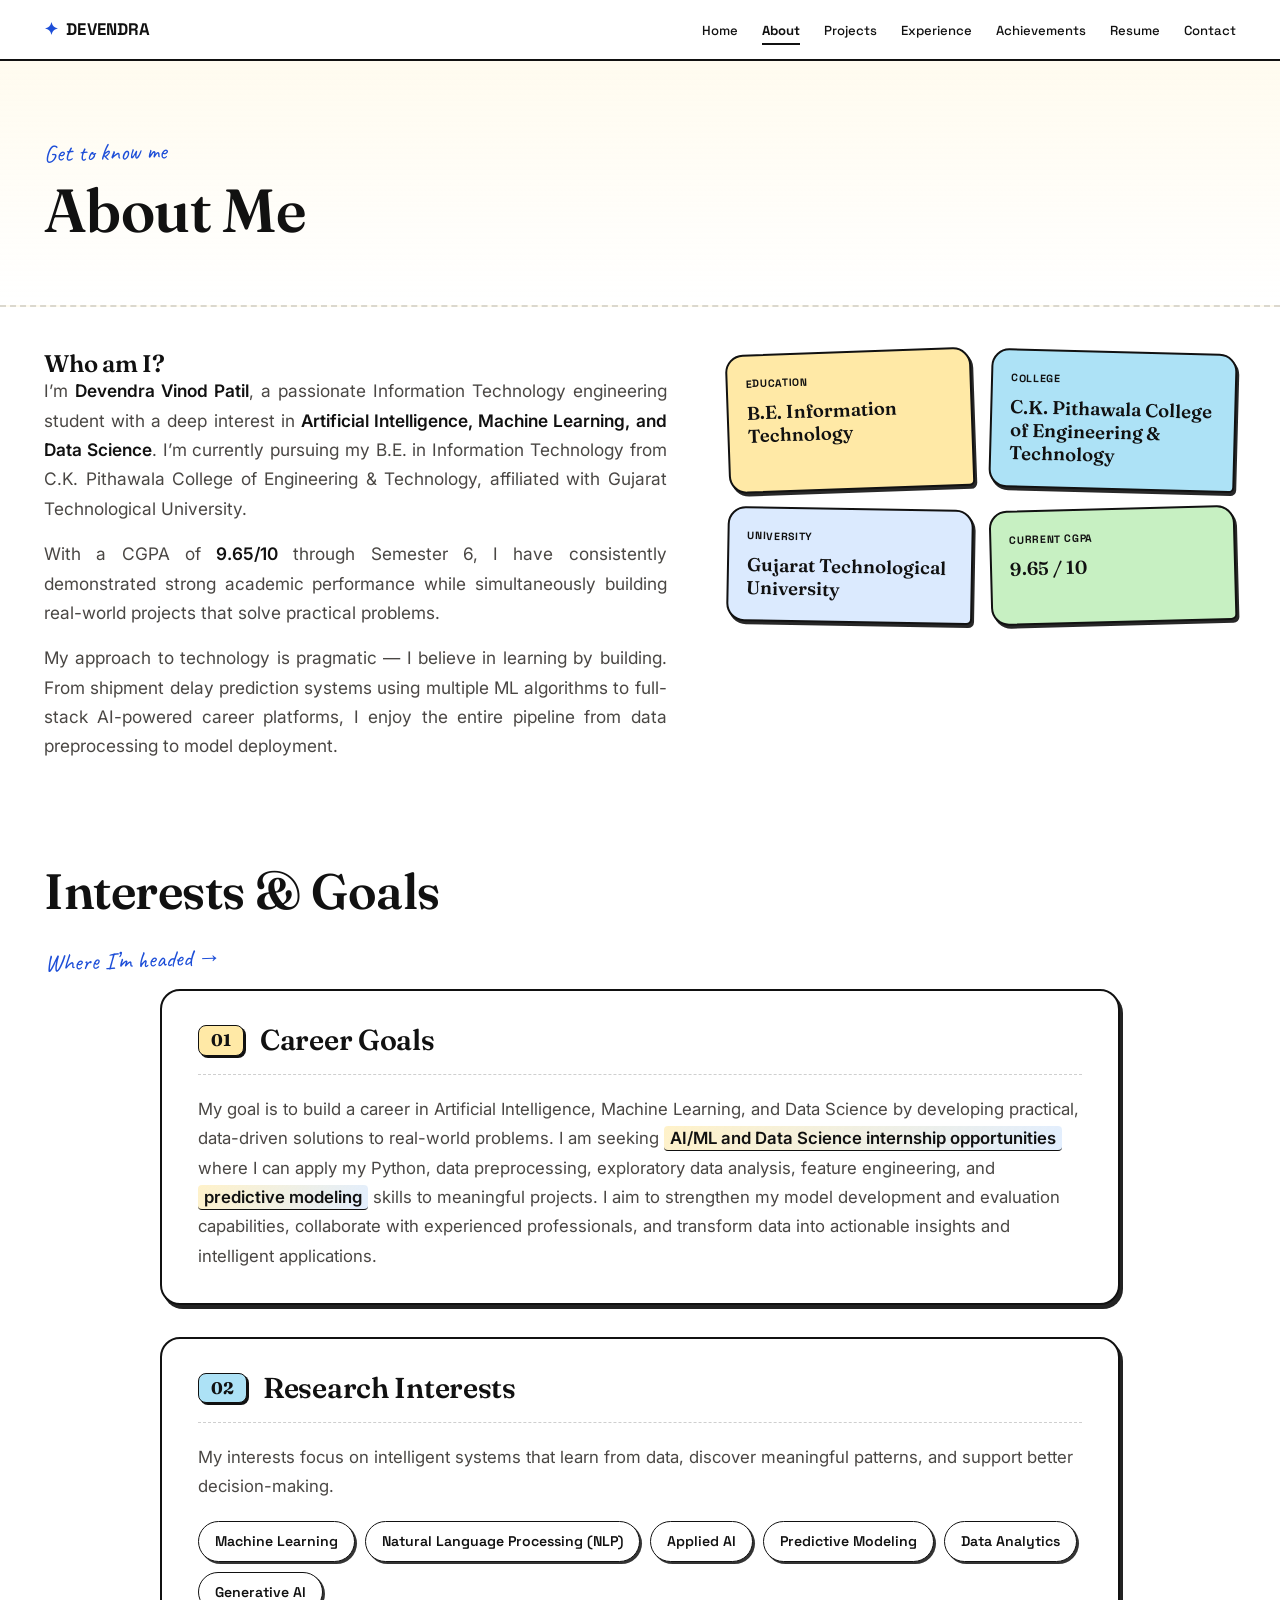
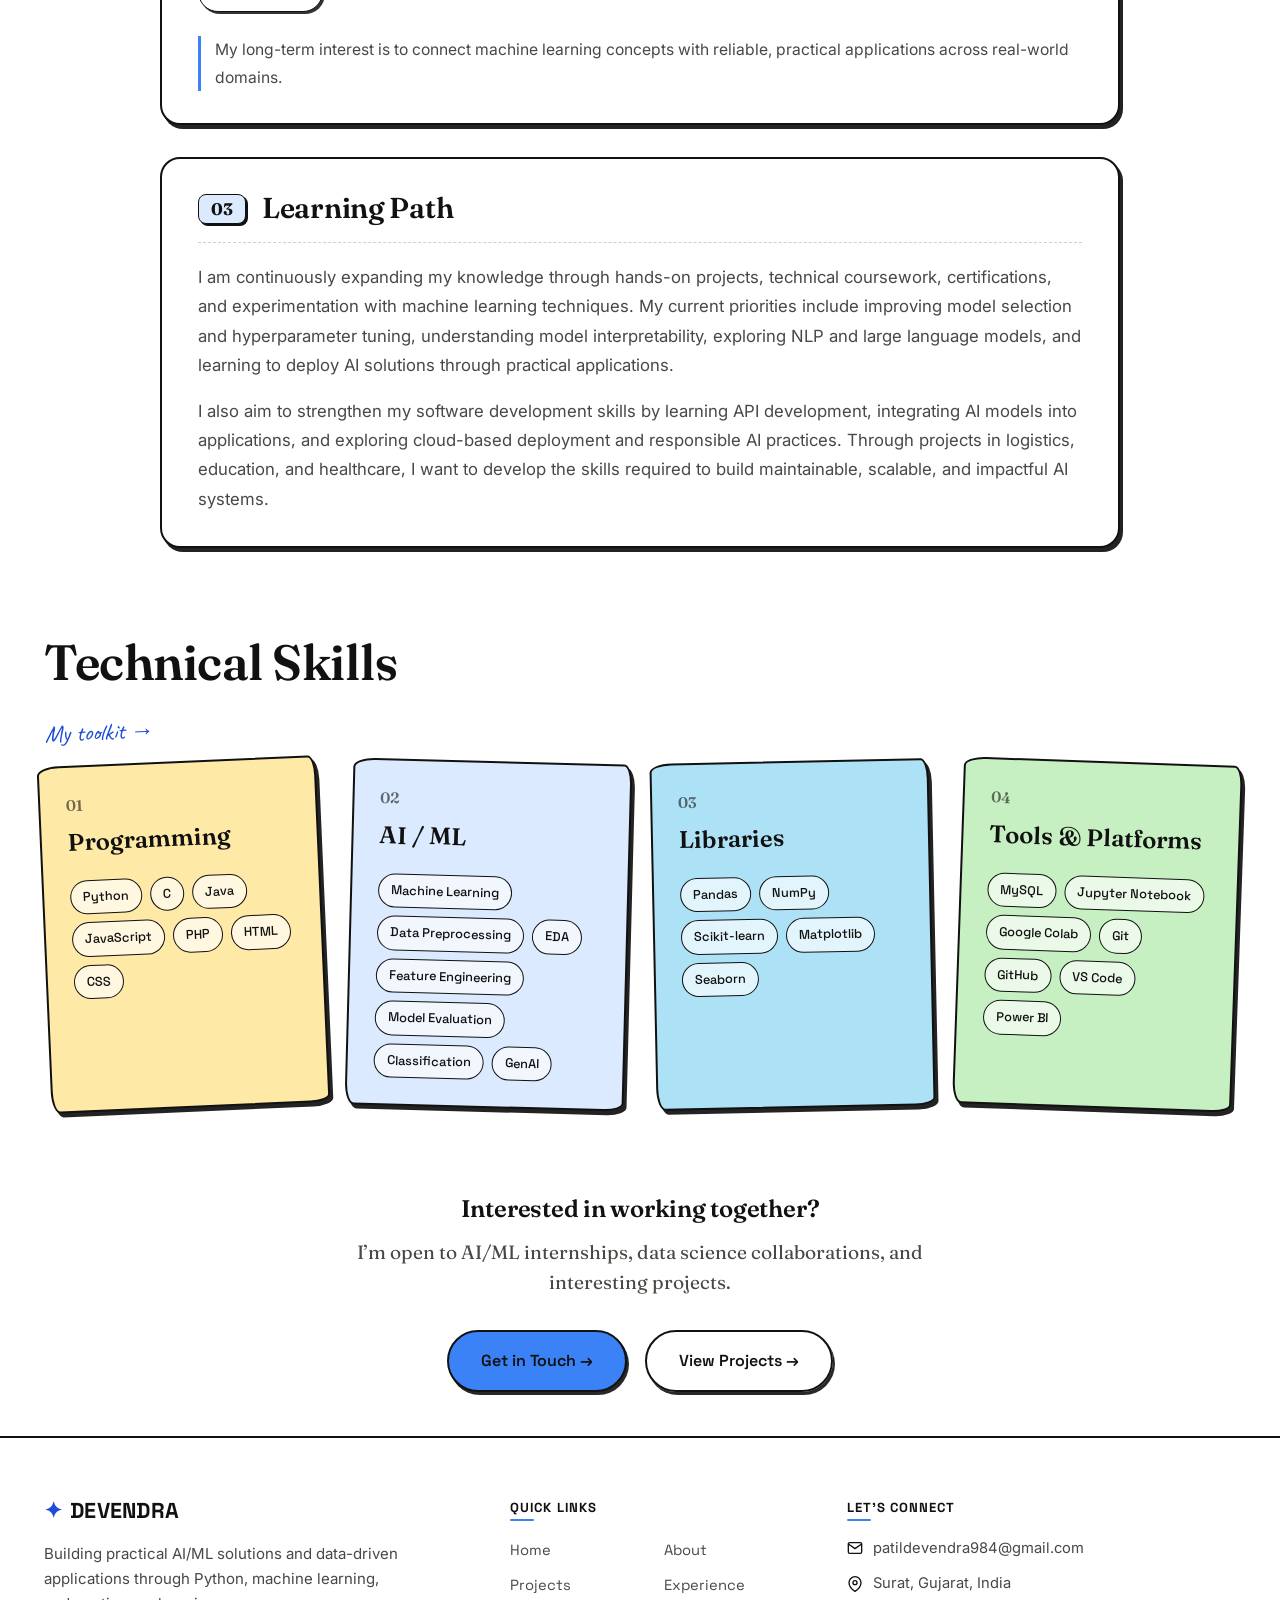
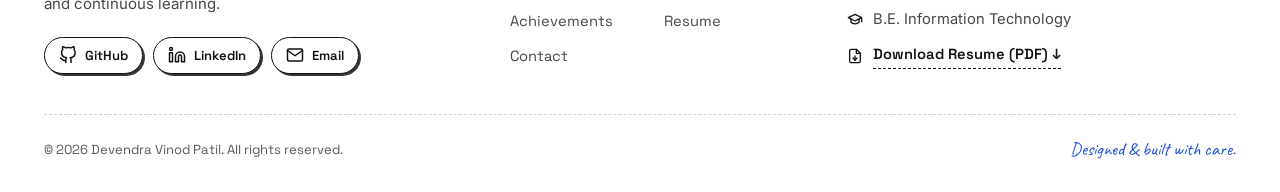
<file: about.html>
<!DOCTYPE html>
<html lang="en">

<head>
    <meta charset="UTF-8">
    <meta name="viewport" content="width=device-width, initial-scale=1.0">
    <title>About — Devendra Vinod Patil | AI/ML Engineer Portfolio</title>
    <meta name="description"
        content="Learn about Devendra Vinod Patil — B.E. Information Technology student at Gujarat Technological University with CGPA 9.65/10, passionate about AI, ML and Data Science.">
    <meta name="author" content="Devendra Vinod Patil">
    <meta property="og:title" content="About Devendra Vinod Patil">
    <meta property="og:description" content="Education, skills, and career journey of an aspiring AI/ML Engineer.">
    <meta property="og:image" content="images/myimage.png">
    <meta name="twitter:card" content="summary_large_image">

    <meta property="og:type" content="website">

    <!-- Google Fonts -->
    <link rel="preconnect" href="https://fonts.googleapis.com">
    <link rel="preconnect" href="https://fonts.gstatic.com" crossorigin>
    <link
        href="https://fonts.googleapis.com/css2?family=Fraunces:ital,opsz,wght@0,9..144,300;0,9..144,450;0,9..144,600;0,9..144,700;0,9..144,900;1,9..144,500&family=Space+Grotesk:wght@400;500;600;700&family=Caveat:wght@500;600;700&family=Inter:wght@400;500;600&display=swap"
        rel="stylesheet">

    <!-- External Custom Stylesheet -->
    <link rel="stylesheet" href="css/style.css">
    <link rel="icon" type="image/svg+xml" href="favicon.svg">
</head>

<body>

    <!-- HEADER & NAVIGATION -->
    <header>
        <div class="nav-inner">
            <a href="index.html" class="logo"><span class="star">&#10022;</span> DEVENDRA</a>
            <nav class="primary-nav" aria-label="Primary">
                <ul class="nav-links">
                    <li><a href="index.html">Home</a></li>
                    <li><a href="about.html" class="nav-active">About</a></li>
                    <li><a href="projects.html">Projects</a></li>
                    <li><a href="experience.html">Experience</a></li>
                    <li><a href="achievements.html">Achievements</a></li>
                    <li><a href="resume.html">Resume</a></li>
                    <li><a href="contact.html">Contact</a></li>
                </ul>
            </nav>
            <button class="burger" id="burger" aria-label="Open menu" aria-expanded="false">
                <span></span><span></span><span></span>
            </button>
        </div>
    </header>

    <!-- MOBILE OVERLAY MENU -->
    <div class="mobile-menu" id="mobileMenu">
        <button class="mm-close" id="mmClose" aria-label="Close menu">&times;</button>
        <a href="index.html" class="mm-link">Home</a>
        <a href="about.html" class="mm-link">About</a>
        <a href="projects.html" class="mm-link">Projects</a>
        <a href="experience.html" class="mm-link">Experience</a>
        <a href="achievements.html" class="mm-link">Achievements</a>
        <a href="resume.html" class="mm-link">Resume</a>
        <a href="contact.html" class="mm-link">Contact</a>
    </div>

    <!-- MAIN CONTENT -->
    <main id="top">

        <!-- PAGE HEADER -->
        <section class="page-hero">
            <div class="container">
                <span class="hero-eyebrow">Get to know me</span>
                <h1>About Me</h1>
                <svg class="doodle-underline" viewBox="0 0 150 14" aria-hidden="true">
                    <path d="M3 8 Q 40 -2, 75 8 T 147 8" />
                </svg>
            </div>
        </section>

        <!-- PROFESSIONAL INTRO -->
        <section id="intro">
            <div class="container">
                <div class="about-grid">
                    <div class="about-copy reveal">
                        <h2>Who am I?</h2>
                        <p>I&rsquo;m <strong>Devendra Vinod Patil</strong>, a passionate Information Technology 
                            engineering student with a deep interest in <strong>Artificial Intelligence, Machine 
                            Learning, and Data Science</strong>. I&rsquo;m currently pursuing my B.E. in Information 
                            Technology from C.K. Pithawala College of Engineering &amp; Technology, affiliated with 
                            Gujarat Technological University.</p>
                        <p>With a CGPA of <strong>9.65/10</strong> through Semester 6, I have consistently 
                            demonstrated strong academic performance while simultaneously building real-world 
                            projects that solve practical problems.</p>
                        <p>My approach to technology is pragmatic &mdash; I believe in learning by building. 
                            From shipment delay prediction systems using multiple ML algorithms to full-stack 
                            AI-powered career platforms, I enjoy the entire pipeline from data preprocessing 
                            to model deployment.</p>
                    </div>

                    <div class="info-blocks reveal reveal-delay-1">
                        <div class="info-note">
                            <div class="lk">EDUCATION</div>
                            <div class="lv">B.E. Information Technology</div>
                        </div>
                        <div class="info-note">
                            <div class="lk">COLLEGE</div>
                            <div class="lv">C.K. Pithawala College of Engineering &amp; Technology</div>
                        </div>
                        <div class="info-note">
                            <div class="lk">UNIVERSITY</div>
                            <div class="lv">Gujarat Technological University</div>
                        </div>
                        <div class="info-note">
                            <div class="lk">CURRENT CGPA</div>
                            <div class="lv">9.65 / 10</div>
                        </div>
                    </div>
                </div>
            </div>
        </section>

        <!-- INTERESTS & GOALS -->
        <section id="goals">
            <div class="container">
                <div class="section-head reveal">
                    <h2>Interests &amp; Goals</h2>
                    <span class="section-tag">Where I&rsquo;m headed &rarr;</span>
                </div>

                <div class="goals-grid">
                    <!-- CARD 01: CAREER GOALS -->
                    <div class="card goal-card reveal">
                        <div class="goal-card-head">
                            <span class="goal-num goal-num-yellow">01</span>
                            <h3 class="goal-title">Career Goals</h3>
                        </div>
                        <div class="goal-body">
                            <p class="goal-text">
                                My goal is to build a career in Artificial Intelligence, Machine Learning, and Data Science by developing practical, data-driven solutions to real-world problems. I am seeking <strong class="goal-highlight">AI/ML and Data Science internship opportunities</strong> where I can apply my Python, data preprocessing, exploratory data analysis, feature engineering, and <strong class="goal-highlight">predictive modeling</strong> skills to meaningful projects. I aim to strengthen my model development and evaluation capabilities, collaborate with experienced professionals, and transform data into actionable insights and intelligent applications.
                            </p>
                        </div>
                    </div>

                    <!-- CARD 02: RESEARCH INTERESTS -->
                    <div class="card goal-card reveal reveal-delay-1">
                        <div class="goal-card-head">
                            <span class="goal-num goal-num-blue">02</span>
                            <h3 class="goal-title">Research Interests</h3>
                        </div>
                        <div class="goal-body">
                            <p class="goal-text">
                                My interests focus on intelligent systems that learn from data, discover meaningful patterns, and support better decision-making.
                            </p>
                            <div class="research-chips" role="list" aria-label="Research Interests">
                                <span class="research-chip" role="listitem">Machine Learning</span>
                                <span class="research-chip" role="listitem">Natural Language Processing (NLP)</span>
                                <span class="research-chip" role="listitem">Applied AI</span>
                                <span class="research-chip" role="listitem">Predictive Modeling</span>
                                <span class="research-chip" role="listitem">Data Analytics</span>
                                <span class="research-chip" role="listitem">Generative AI</span>
                            </div>
                            <p class="goal-text goal-subtext">
                                My long-term interest is to connect machine learning concepts with reliable, practical applications across real-world domains.
                            </p>
                        </div>
                    </div>

                    <!-- CARD 03: LEARNING PATH -->
                    <div class="card goal-card reveal reveal-delay-2">
                        <div class="goal-card-head">
                            <span class="goal-num goal-num-pink">03</span>
                            <h3 class="goal-title">Learning Path</h3>
                        </div>
                        <div class="goal-body">
                            <p class="goal-text">
                                I am continuously expanding my knowledge through hands-on projects, technical coursework, certifications, and experimentation with machine learning techniques. My current priorities include improving model selection and hyperparameter tuning, understanding model interpretability, exploring NLP and large language models, and learning to deploy AI solutions through practical applications.
                            </p>
                            <p class="goal-text">
                                I also aim to strengthen my software development skills by learning API development, integrating AI models into applications, and exploring cloud-based deployment and responsible AI practices. Through projects in logistics, education, and healthcare, I want to develop the skills required to build maintainable, scalable, and impactful AI systems.
                            </p>
                        </div>
                    </div>
                </div>
            </div>
        </section>

        <!-- TECHNICAL SKILLS (Full) -->
        <section id="skills">
            <div class="container">
                <div class="section-head reveal">
                    <h2>Technical Skills</h2>
                    <span class="section-tag">My toolkit &rarr;</span>
                </div>

                <div class="skills-grid">
                    <div class="card skill-card reveal">
                        <div class="skill-num">01</div>
                        <div class="skill-title">Programming</div>
                        <ul class="skill-list">
                            <li>Python</li>
                            <li>C</li>
                            <li>Java</li>
                            <li>JavaScript</li>
                            <li>PHP</li>
                            <li>HTML</li>
                            <li>CSS</li>
                        </ul>
                    </div>

                    <div class="card skill-card reveal reveal-delay-1">
                        <div class="skill-num">02</div>
                        <div class="skill-title">AI / ML</div>
                        <ul class="skill-list">
                            <li>Machine Learning</li>
                            <li>Data Preprocessing</li>
                            <li>EDA</li>
                            <li>Feature Engineering</li>
                            <li>Model Evaluation</li>
                            <li>Classification</li>
                            <li>GenAI</li>
                        </ul>
                    </div>

                    <div class="card skill-card reveal reveal-delay-2">
                        <div class="skill-num">03</div>
                        <div class="skill-title">Libraries</div>
                        <ul class="skill-list">
                            <li>Pandas</li>
                            <li>NumPy</li>
                            <li>Scikit-learn</li>
                            <li>Matplotlib</li>
                            <li>Seaborn</li>
                        </ul>
                    </div>

                    <div class="card skill-card reveal reveal-delay-3">
                        <div class="skill-num">04</div>
                        <div class="skill-title">Tools &amp; Platforms</div>
                        <ul class="skill-list">
                            <li>MySQL</li>
                            <li>Jupyter Notebook</li>
                            <li>Google Colab</li>
                            <li>Git</li>
                            <li>GitHub</li>
                            <li>VS Code</li>
                            <li>Power BI</li>
                        </ul>
                    </div>
                </div>
            </div>
        </section>

        <!-- CTA TO CONTACT -->
        <section id="cta" class="cta-section">
            <div class="container" style="text-align:center;">
                <h2 class="reveal">Interested in working together?</h2>
                <p class="reveal reveal-delay-1" style="font-family:var(--ff-display); font-size:1.2rem; color:var(--ink-soft); max-width:50ch; margin:16px auto 32px;">
                    I&rsquo;m open to AI/ML internships, data science collaborations, and interesting projects.
                </p>
                <div class="hero-ctas reveal reveal-delay-2" style="justify-content:center;">
                    <a href="contact.html" class="btn btn-solid">Get in Touch &rarr;</a>
                    <a href="projects.html" class="btn btn-ghost">View Projects &rarr;</a>
                </div>
            </div>
        </section>

    </main>

    <!-- FOOTER -->
    <footer class="site-footer">
        <div class="container">
            <div class="footer-grid">
                <!-- Column 1: Brand & Introduction -->
                <div class="footer-col footer-brand-col">
                    <a href="index.html" class="logo footer-logo" aria-label="Devendra Patil Homepage">
                        <span class="star">&#10022;</span> DEVENDRA
                    </a>
                    <p class="footer-tagline">
                        Building practical AI/ML solutions and data-driven applications through Python, machine learning, and continuous learning.
                    </p>
                    <div class="footer-social-pills" aria-label="Social profiles">
                        <a href="https://github.com/Devendra-Vinod-Patil" target="_blank" rel="noopener noreferrer" class="footer-social-btn" aria-label="GitHub Profile">
                            <svg width="18" height="18" viewBox="0 0 24 24" fill="none" stroke="currentColor" stroke-width="2" stroke-linecap="round" stroke-linejoin="round" aria-hidden="true"><path d="M9 19c-5 1.5-5-2.5-7-3m14 6v-3.87a3.37 3.37 0 0 0-.94-2.61c3.14-.35 6.44-1.54 6.44-7A5.44 5.44 0 0 0 20 4.77 5.07 5.07 0 0 0 19.91 1S18.73.65 16 2.48a13.38 13.38 0 0 0-7 0C6.27.65 5.09 1 5.09 1A5.07 5.07 0 0 0 5 4.77a5.44 5.44 0 0 0-1.5 3.78c0 5.42 3.3 6.61 6.44 7A3.37 3.37 0 0 0 9 18.13V22"></path></svg>
                            <span>GitHub</span>
                        </a>
                        <a href="https://linkedin.com/in/devendra984" target="_blank" rel="noopener noreferrer" class="footer-social-btn" aria-label="LinkedIn Profile">
                            <svg width="18" height="18" viewBox="0 0 24 24" fill="none" stroke="currentColor" stroke-width="2" stroke-linecap="round" stroke-linejoin="round" aria-hidden="true"><path d="M16 8a6 6 0 0 1 6 6v7h-4v-7a2 2 0 0 0-2-2 2 2 0 0 0-2 2v7h-4v-7a6 6 0 0 1 6-6z"></path><rect x="2" y="9" width="4" height="12"></rect><circle cx="4" cy="4" r="2"></circle></svg>
                            <span>LinkedIn</span>
                        </a>
                        <a href="mailto:patildevendra984@gmail.com" class="footer-social-btn" aria-label="Send Email">
                            <svg width="18" height="18" viewBox="0 0 24 24" fill="none" stroke="currentColor" stroke-width="2" stroke-linecap="round" stroke-linejoin="round" aria-hidden="true"><path d="M4 4h16c1.1 0 2 .9 2 2v12c0 1.1-.9 2-2 2H4c-1.1 0-2-.9-2-2V6c0-1.1.9-2 2-2z"></path><polyline points="22,6 12,13 2,6"></polyline></svg>
                            <span>Email</span>
                        </a>
                    </div>
                </div>

                <!-- Column 2: Quick Navigation -->
                <div class="footer-col footer-nav-col">
                    <h3 class="footer-heading">Quick Links</h3>
                    <ul class="footer-links-grid">
                        <li><a href="index.html">Home</a></li>
                        <li><a href="about.html">About</a></li>
                        <li><a href="projects.html">Projects</a></li>
                        <li><a href="experience.html">Experience</a></li>
                        <li><a href="achievements.html">Achievements</a></li>
                        <li><a href="resume.html">Resume</a></li>
                        <li><a href="contact.html">Contact</a></li>
                    </ul>
                </div>

                <!-- Column 3: Contact & Professional Details -->
                <div class="footer-col footer-contact-col">
                    <h3 class="footer-heading">Let&rsquo;s Connect</h3>
                    <ul class="footer-contact-list">
                        <li>
                            <svg class="footer-item-icon" width="16" height="16" viewBox="0 0 24 24" fill="none" stroke="currentColor" stroke-width="2" stroke-linecap="round" stroke-linejoin="round" aria-hidden="true"><path d="M4 4h16c1.1 0 2 .9 2 2v12c0 1.1-.9 2-2 2H4c-1.1 0-2-.9-2-2V6c0-1.1.9-2 2-2z"></path><polyline points="22,6 12,13 2,6"></polyline></svg>
                            <a href="mailto:patildevendra984@gmail.com" class="footer-contact-link">patildevendra984@gmail.com</a>
                        </li>
                        <li>
                            <svg class="footer-item-icon" width="16" height="16" viewBox="0 0 24 24" fill="none" stroke="currentColor" stroke-width="2" stroke-linecap="round" stroke-linejoin="round" aria-hidden="true"><path d="M21 10c0 7-9 13-9 13s-9-6-9-13a9 9 0 0 1 18 0z"></path><circle cx="12" cy="10" r="3"></circle></svg>
                            <span>Surat, Gujarat, India</span>
                        </li>
                        <li>
                            <svg class="footer-item-icon" width="16" height="16" viewBox="0 0 24 24" fill="none" stroke="currentColor" stroke-width="2" stroke-linecap="round" stroke-linejoin="round" aria-hidden="true"><path d="M22 10v6M2 10l10-5 10 5-10 5z"></path><path d="M6 12v5c3 3 9 3 12 0v-5"></path></svg>
                            <span>B.E. Information Technology</span>
                        </li>
                        <li class="footer-resume-item">
                            <svg class="footer-item-icon" width="16" height="16" viewBox="0 0 24 24" fill="none" stroke="currentColor" stroke-width="2" stroke-linecap="round" stroke-linejoin="round" aria-hidden="true"><path d="M14 2H6a2 2 0 0 0-2 2v16a2 2 0 0 0 2 2h12a2 2 0 0 0 2-2V8z"></path><polyline points="14 2 14 8 20 8"></polyline><line x1="12" y1="18" x2="12" y2="12"></line><line x1="9" y1="15" x2="12" y2="18"></line><line x1="15" y1="15" x2="12" y2="18"></line></svg>
                            <a href="Devendra_Vinod_Patil_Resume.pdf" download="Devendra_Vinod_Patil_Resume.pdf" class="footer-contact-link footer-resume-link">
                                Download Resume (PDF) &darr;
                            </a>
                        </li>
                    </ul>
                </div>
            </div>

            <!-- Bottom Copyright Bar -->
            <div class="footer-bottom-bar">
                <span class="footer-copy">&copy; 2026 Devendra Vinod Patil. All rights reserved.</span>
                <span class="footer-craft">Designed &amp; built with care.</span>
            </div>
        </div>
    </footer>

    <script src="js/main.js"></script>
</body>

</html>
</file>
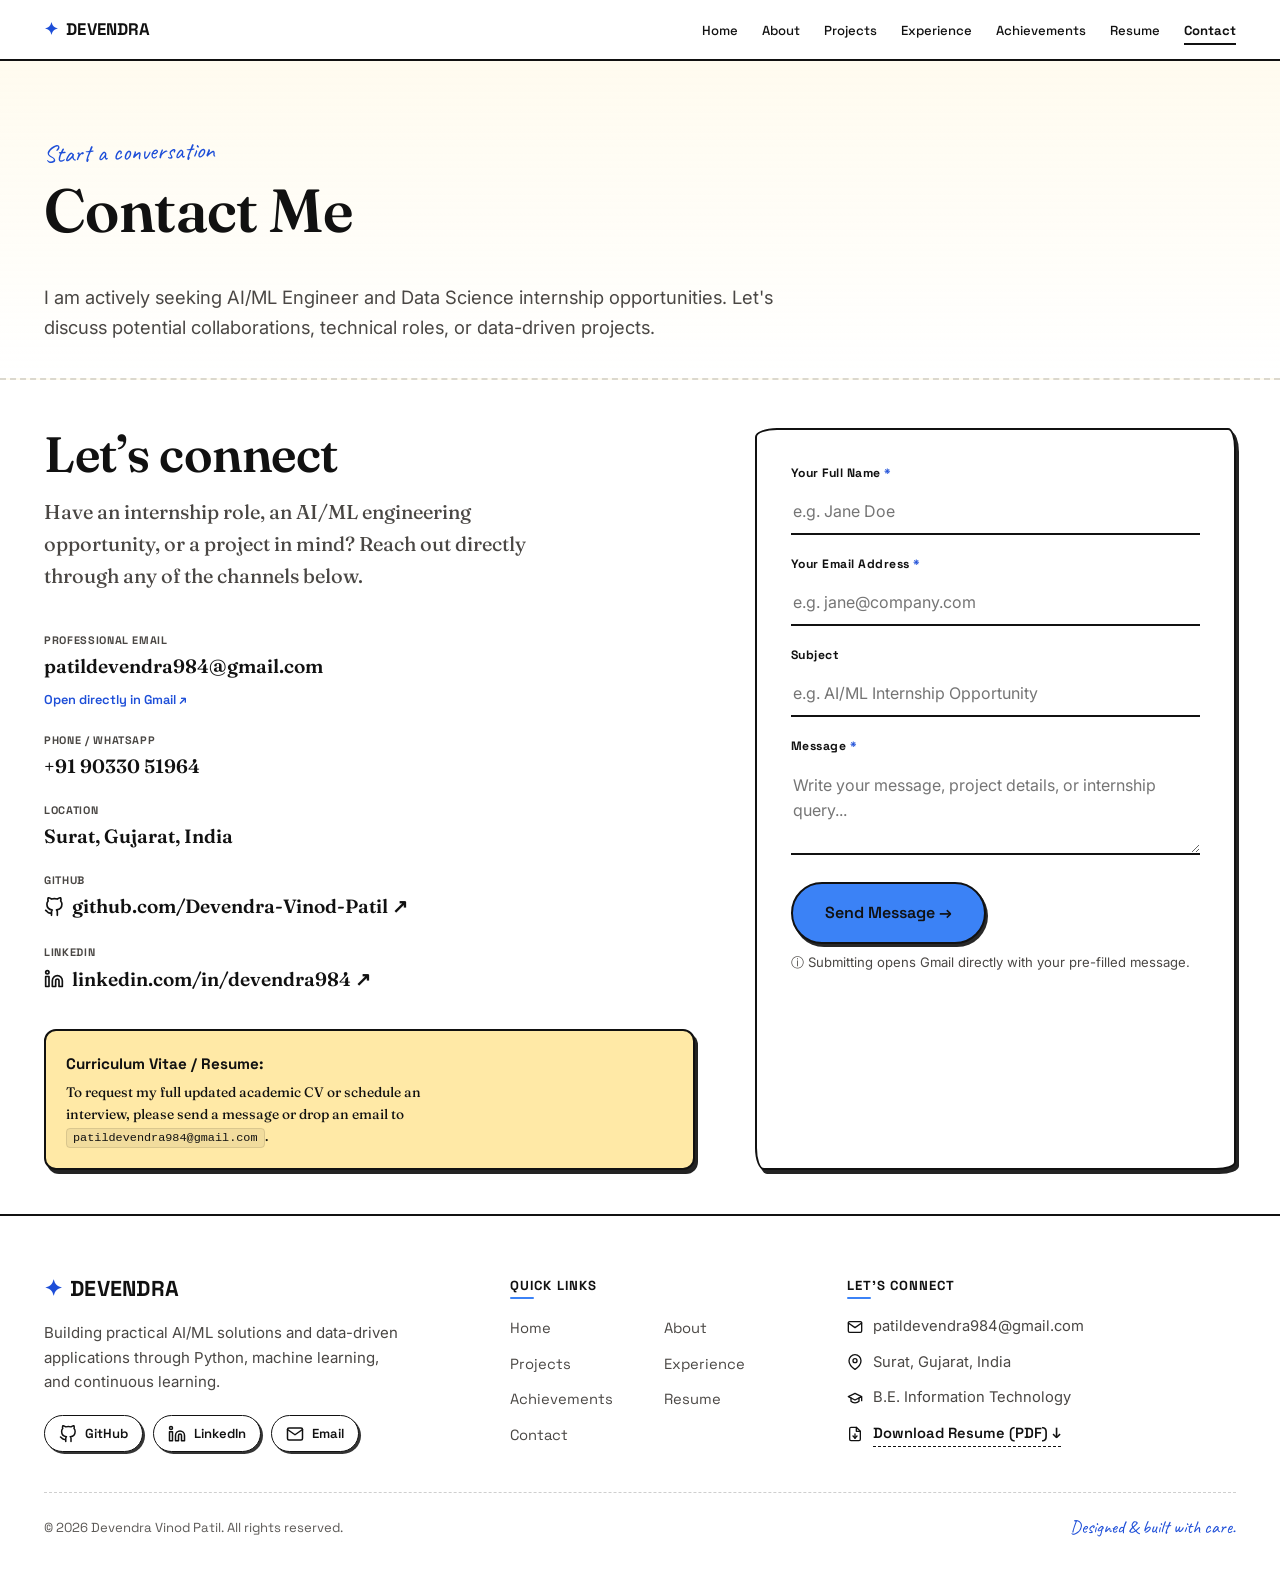
<file: contact.html>
<!DOCTYPE html>
<html lang="en">

<head>
    <meta charset="UTF-8">
    <meta name="viewport" content="width=device-width, initial-scale=1.0">
    <title>Contact — Devendra Vinod Patil | AI/ML Portfolio</title>
    <meta name="description"
        content="Get in touch with Devendra Vinod Patil — aspiring AI/ML Engineer and Data Science intern based in Surat, Gujarat. Connect via email, LinkedIn, or GitHub.">
    <meta property="og:title" content="Contact — Devendra Vinod Patil | AI/ML Portfolio">
    <meta property="og:description" content="Get in touch with Devendra Vinod Patil for internships, AI/ML engineering roles, and collaborative projects.">
    <meta property="og:type" content="website">
    <meta property="og:image" content="images/myimage.png">
    <meta name="twitter:card" content="summary_large_image">

    <meta name="author" content="Devendra Vinod Patil">

    <!-- Google Fonts -->
    <link rel="preconnect" href="https://fonts.googleapis.com">
    <link rel="preconnect" href="https://fonts.gstatic.com" crossorigin>
    <link
        href="https://fonts.googleapis.com/css2?family=Fraunces:ital,opsz,wght@0,9..144,300;0,9..144,450;0,9..144,600;0,9..144,700;0,9..144,900;1,9..144,500&family=Space+Grotesk:wght@400;500;600;700&family=Caveat:wght@500;600;700&family=Inter:wght@400;500;600&display=swap"
        rel="stylesheet">

    <link rel="stylesheet" href="css/style.css">
    <link rel="icon" type="image/svg+xml" href="favicon.svg">
</head>

<body>

    <!-- HEADER & NAVIGATION -->
    <header>
        <div class="nav-inner">
            <a href="index.html" class="logo"><span class="star">&#10022;</span> DEVENDRA</a>
            <nav class="primary-nav" aria-label="Primary">
                <ul class="nav-links">
                    <li><a href="index.html">Home</a></li>
                    <li><a href="about.html">About</a></li>
                    <li><a href="projects.html">Projects</a></li>
                    <li><a href="experience.html">Experience</a></li>
                    <li><a href="achievements.html">Achievements</a></li>
                    <li><a href="resume.html">Resume</a></li>
                    <li><a href="contact.html" class="nav-active">Contact</a></li>
                </ul>
            </nav>
            <button class="burger" id="burger" aria-label="Open menu" aria-expanded="false">
                <span></span><span></span><span></span>
            </button>
        </div>
    </header>

    <!-- MOBILE OVERLAY MENU -->
    <div class="mobile-menu" id="mobileMenu">
        <button class="mm-close" id="mmClose" aria-label="Close menu">&times;</button>
        <a href="index.html" class="mm-link">Home</a>
        <a href="about.html" class="mm-link">About</a>
        <a href="projects.html" class="mm-link">Projects</a>
        <a href="experience.html" class="mm-link">Experience</a>
        <a href="achievements.html" class="mm-link">Achievements</a>
        <a href="resume.html" class="mm-link">Resume</a>
        <a href="contact.html" class="mm-link">Contact</a>
    </div>

    <main id="top">

        <!-- PAGE HERO -->
        <section class="page-hero">
            <div class="container">
                <span class="hero-eyebrow">Start a conversation</span>
                <h1>Contact Me</h1>
                <svg class="doodle-underline" viewBox="0 0 150 14" aria-hidden="true">
                    <path d="M3 8 Q 40 -2, 75 8 T 147 8" />
                </svg>
                <p class="page-hero-sub">
                    I am actively seeking AI/ML Engineer and Data Science internship opportunities. Let's discuss potential collaborations, technical roles, or data-driven projects.
                </p>
            </div>
        </section>

        <!-- CONTACT SECTION & FORM -->
        <section id="contact" style="padding-top:48px;">
            <div class="container">
                <div class="contact-wrap">

                    <!-- Contact Left Details -->
                    <div class="contact-intro reveal">
                        <h2>Let&rsquo;s connect</h2>
                        <p>Have an internship role, an AI/ML engineering opportunity, or a project in mind? Reach out directly through any of the channels below.</p>

                        <div class="contact-details">
                            <div class="cd-item">
                                <div class="cd-label">PROFESSIONAL EMAIL</div>
                                <a class="cd-value" href="mailto:patildevendra984@gmail.com">patildevendra984@gmail.com</a>
                                <div style="margin-top:4px;">
                                    <a href="https://mail.google.com/mail/?view=cm&fs=1&to=patildevendra984@gmail.com" target="_blank" rel="noopener noreferrer" style="display:inline-flex; align-items:center; gap:4px; font-size:0.8rem; font-family:var(--ff-ui); color:var(--pink-deep); font-weight:600; text-decoration:none;">
                                        Open directly in Gmail &nearr;
                                    </a>
                                </div>
                            </div>
                            <div class="cd-item">
                                <div class="cd-label">PHONE / WHATSAPP</div>
                                <a class="cd-value" href="tel:+919033051964">+91 90330 51964</a>
                            </div>
                            <div class="cd-item">
                                <div class="cd-label">LOCATION</div>
                                <span class="cd-value" style="color:var(--ink);">Surat, Gujarat, India</span>
                            </div>
                            <div class="cd-item">
                                <div class="cd-label">GITHUB</div>
                                <a class="cd-value" href="https://github.com/Devendra-Vinod-Patil" target="_blank" rel="noopener" aria-label="GitHub Profile">
                                    <svg class="cd-icon" width="20" height="20" viewBox="0 0 24 24" fill="none" stroke="currentColor" stroke-width="2" stroke-linecap="round" stroke-linejoin="round" aria-hidden="true"><path d="M9 19c-5 1.5-5-2.5-7-3m14 6v-3.87a3.37 3.37 0 0 0-.94-2.61c3.14-.35 6.44-1.54 6.44-7A5.44 5.44 0 0 0 20 4.77 5.07 5.07 0 0 0 19.91 1S18.73.65 16 2.48a13.38 13.38 0 0 0-7 0C6.27.65 5.09 1 5.09 1A5.07 5.07 0 0 0 5 4.77a5.44 5.44 0 0 0-1.5 3.78c0 5.42 3.3 6.61 6.44 7A3.37 3.37 0 0 0 9 18.13V22"></path></svg>
                                    <span>github.com/Devendra-Vinod-Patil &#8599;</span>
                                </a>
                            </div>
                            <div class="cd-item">
                                <div class="cd-label">LINKEDIN</div>
                                <a class="cd-value" href="https://linkedin.com/in/devendra984" target="_blank" rel="noopener" aria-label="LinkedIn Profile">
                                    <svg class="cd-icon" width="20" height="20" viewBox="0 0 24 24" fill="none" stroke="currentColor" stroke-width="2" stroke-linecap="round" stroke-linejoin="round" aria-hidden="true"><path d="M16 8a6 6 0 0 1 6 6v7h-4v-7a2 2 0 0 0-2-2 2 2 0 0 0-2 2v7h-4v-7a6 6 0 0 1 6-6z"></path><rect x="2" y="9" width="4" height="12"></rect><circle cx="4" cy="4" r="2"></circle></svg>
                                    <span>linkedin.com/in/devendra984 &#8599;</span>
                                </a>
                            </div>
                        </div>

                        <!-- Resume Integration Notice -->
                        <div class="card" style="margin-top:32px; background:var(--yellow); padding:20px; border-radius:12px;">
                            <strong style="font-family:var(--ff-ui); font-size:0.95rem;">Curriculum Vitae / Resume:</strong>
                            <p style="font-size:0.86rem; margin-top:6px; color:var(--ink);">
                                To request my full updated academic CV or schedule an interview, please send a message or drop an email to <code>patildevendra984@gmail.com</code>.
                            </p>
                        </div>
                    </div>

                    <!-- Contact Form -->
                    <form class="card contact-form reveal reveal-delay-1" id="contactForm">
                        <div class="field">
                            <label for="cf-name">Your Full Name <span style="color:var(--pink-deep);">*</span></label>
                            <input type="text" id="cf-name" name="name" required placeholder="e.g. Jane Doe" autocomplete="name">
                        </div>
                        <div class="field">
                            <label for="cf-email">Your Email Address <span style="color:var(--pink-deep);">*</span></label>
                            <input type="email" id="cf-email" name="email" required placeholder="e.g. jane@company.com" autocomplete="email">
                        </div>
                        <div class="field">
                            <label for="cf-subject">Subject</label>
                            <input type="text" id="cf-subject" name="subject" placeholder="e.g. AI/ML Internship Opportunity">
                        </div>
                        <div class="field">
                            <label for="cf-message">Message <span style="color:var(--pink-deep);">*</span></label>
                            <textarea id="cf-message" name="message" required placeholder="Write your message, project details, or internship query..."></textarea>
                        </div>
                        <button type="submit" class="btn btn-solid" id="submitBtn">Send Message &rarr;</button>
                        <p class="contact-helper" style="font-size:0.82rem; color:var(--ink-soft); margin-top:8px;">&#9432; Submitting opens Gmail directly with your pre-filled message.</p>
                        <p class="form-note" id="formNote" style="font-size:0.9rem; font-weight:500; margin-top:10px; min-height:1.2em;"></p>
                    </form>

                </div>
            </div>
        </section>

    </main>

    <!-- FOOTER -->
    <footer class="site-footer">
        <div class="container">
            <div class="footer-grid">
                <!-- Column 1: Brand & Introduction -->
                <div class="footer-col footer-brand-col">
                    <a href="index.html" class="logo footer-logo" aria-label="Devendra Patil Homepage">
                        <span class="star">&#10022;</span> DEVENDRA
                    </a>
                    <p class="footer-tagline">
                        Building practical AI/ML solutions and data-driven applications through Python, machine learning, and continuous learning.
                    </p>
                    <div class="footer-social-pills" aria-label="Social profiles">
                        <a href="https://github.com/Devendra-Vinod-Patil" target="_blank" rel="noopener noreferrer" class="footer-social-btn" aria-label="GitHub Profile">
                            <svg width="18" height="18" viewBox="0 0 24 24" fill="none" stroke="currentColor" stroke-width="2" stroke-linecap="round" stroke-linejoin="round" aria-hidden="true"><path d="M9 19c-5 1.5-5-2.5-7-3m14 6v-3.87a3.37 3.37 0 0 0-.94-2.61c3.14-.35 6.44-1.54 6.44-7A5.44 5.44 0 0 0 20 4.77 5.07 5.07 0 0 0 19.91 1S18.73.65 16 2.48a13.38 13.38 0 0 0-7 0C6.27.65 5.09 1 5.09 1A5.07 5.07 0 0 0 5 4.77a5.44 5.44 0 0 0-1.5 3.78c0 5.42 3.3 6.61 6.44 7A3.37 3.37 0 0 0 9 18.13V22"></path></svg>
                            <span>GitHub</span>
                        </a>
                        <a href="https://linkedin.com/in/devendra984" target="_blank" rel="noopener noreferrer" class="footer-social-btn" aria-label="LinkedIn Profile">
                            <svg width="18" height="18" viewBox="0 0 24 24" fill="none" stroke="currentColor" stroke-width="2" stroke-linecap="round" stroke-linejoin="round" aria-hidden="true"><path d="M16 8a6 6 0 0 1 6 6v7h-4v-7a2 2 0 0 0-2-2 2 2 0 0 0-2 2v7h-4v-7a6 6 0 0 1 6-6z"></path><rect x="2" y="9" width="4" height="12"></rect><circle cx="4" cy="4" r="2"></circle></svg>
                            <span>LinkedIn</span>
                        </a>
                        <a href="mailto:patildevendra984@gmail.com" class="footer-social-btn" aria-label="Send Email">
                            <svg width="18" height="18" viewBox="0 0 24 24" fill="none" stroke="currentColor" stroke-width="2" stroke-linecap="round" stroke-linejoin="round" aria-hidden="true"><path d="M4 4h16c1.1 0 2 .9 2 2v12c0 1.1-.9 2-2 2H4c-1.1 0-2-.9-2-2V6c0-1.1.9-2 2-2z"></path><polyline points="22,6 12,13 2,6"></polyline></svg>
                            <span>Email</span>
                        </a>
                    </div>
                </div>

                <!-- Column 2: Quick Navigation -->
                <div class="footer-col footer-nav-col">
                    <h3 class="footer-heading">Quick Links</h3>
                    <ul class="footer-links-grid">
                        <li><a href="index.html">Home</a></li>
                        <li><a href="about.html">About</a></li>
                        <li><a href="projects.html">Projects</a></li>
                        <li><a href="experience.html">Experience</a></li>
                        <li><a href="achievements.html">Achievements</a></li>
                        <li><a href="resume.html">Resume</a></li>
                        <li><a href="contact.html">Contact</a></li>
                    </ul>
                </div>

                <!-- Column 3: Contact & Professional Details -->
                <div class="footer-col footer-contact-col">
                    <h3 class="footer-heading">Let&rsquo;s Connect</h3>
                    <ul class="footer-contact-list">
                        <li>
                            <svg class="footer-item-icon" width="16" height="16" viewBox="0 0 24 24" fill="none" stroke="currentColor" stroke-width="2" stroke-linecap="round" stroke-linejoin="round" aria-hidden="true"><path d="M4 4h16c1.1 0 2 .9 2 2v12c0 1.1-.9 2-2 2H4c-1.1 0-2-.9-2-2V6c0-1.1.9-2 2-2z"></path><polyline points="22,6 12,13 2,6"></polyline></svg>
                            <a href="mailto:patildevendra984@gmail.com" class="footer-contact-link">patildevendra984@gmail.com</a>
                        </li>
                        <li>
                            <svg class="footer-item-icon" width="16" height="16" viewBox="0 0 24 24" fill="none" stroke="currentColor" stroke-width="2" stroke-linecap="round" stroke-linejoin="round" aria-hidden="true"><path d="M21 10c0 7-9 13-9 13s-9-6-9-13a9 9 0 0 1 18 0z"></path><circle cx="12" cy="10" r="3"></circle></svg>
                            <span>Surat, Gujarat, India</span>
                        </li>
                        <li>
                            <svg class="footer-item-icon" width="16" height="16" viewBox="0 0 24 24" fill="none" stroke="currentColor" stroke-width="2" stroke-linecap="round" stroke-linejoin="round" aria-hidden="true"><path d="M22 10v6M2 10l10-5 10 5-10 5z"></path><path d="M6 12v5c3 3 9 3 12 0v-5"></path></svg>
                            <span>B.E. Information Technology</span>
                        </li>
                        <li class="footer-resume-item">
                            <svg class="footer-item-icon" width="16" height="16" viewBox="0 0 24 24" fill="none" stroke="currentColor" stroke-width="2" stroke-linecap="round" stroke-linejoin="round" aria-hidden="true"><path d="M14 2H6a2 2 0 0 0-2 2v16a2 2 0 0 0 2 2h12a2 2 0 0 0 2-2V8z"></path><polyline points="14 2 14 8 20 8"></polyline><line x1="12" y1="18" x2="12" y2="12"></line><line x1="9" y1="15" x2="12" y2="18"></line><line x1="15" y1="15" x2="12" y2="18"></line></svg>
                            <a href="Devendra_Vinod_Patil_Resume.pdf" download="Devendra_Vinod_Patil_Resume.pdf" class="footer-contact-link footer-resume-link">
                                Download Resume (PDF) &darr;
                            </a>
                        </li>
                    </ul>
                </div>
            </div>

            <!-- Bottom Copyright Bar -->
            <div class="footer-bottom-bar">
                <span class="footer-copy">&copy; 2026 Devendra Vinod Patil. All rights reserved.</span>
                <span class="footer-craft">Designed &amp; built with care.</span>
            </div>
        </div>
    </footer>

    <script src="js/main.js"></script>
</body>

</html>
</file>
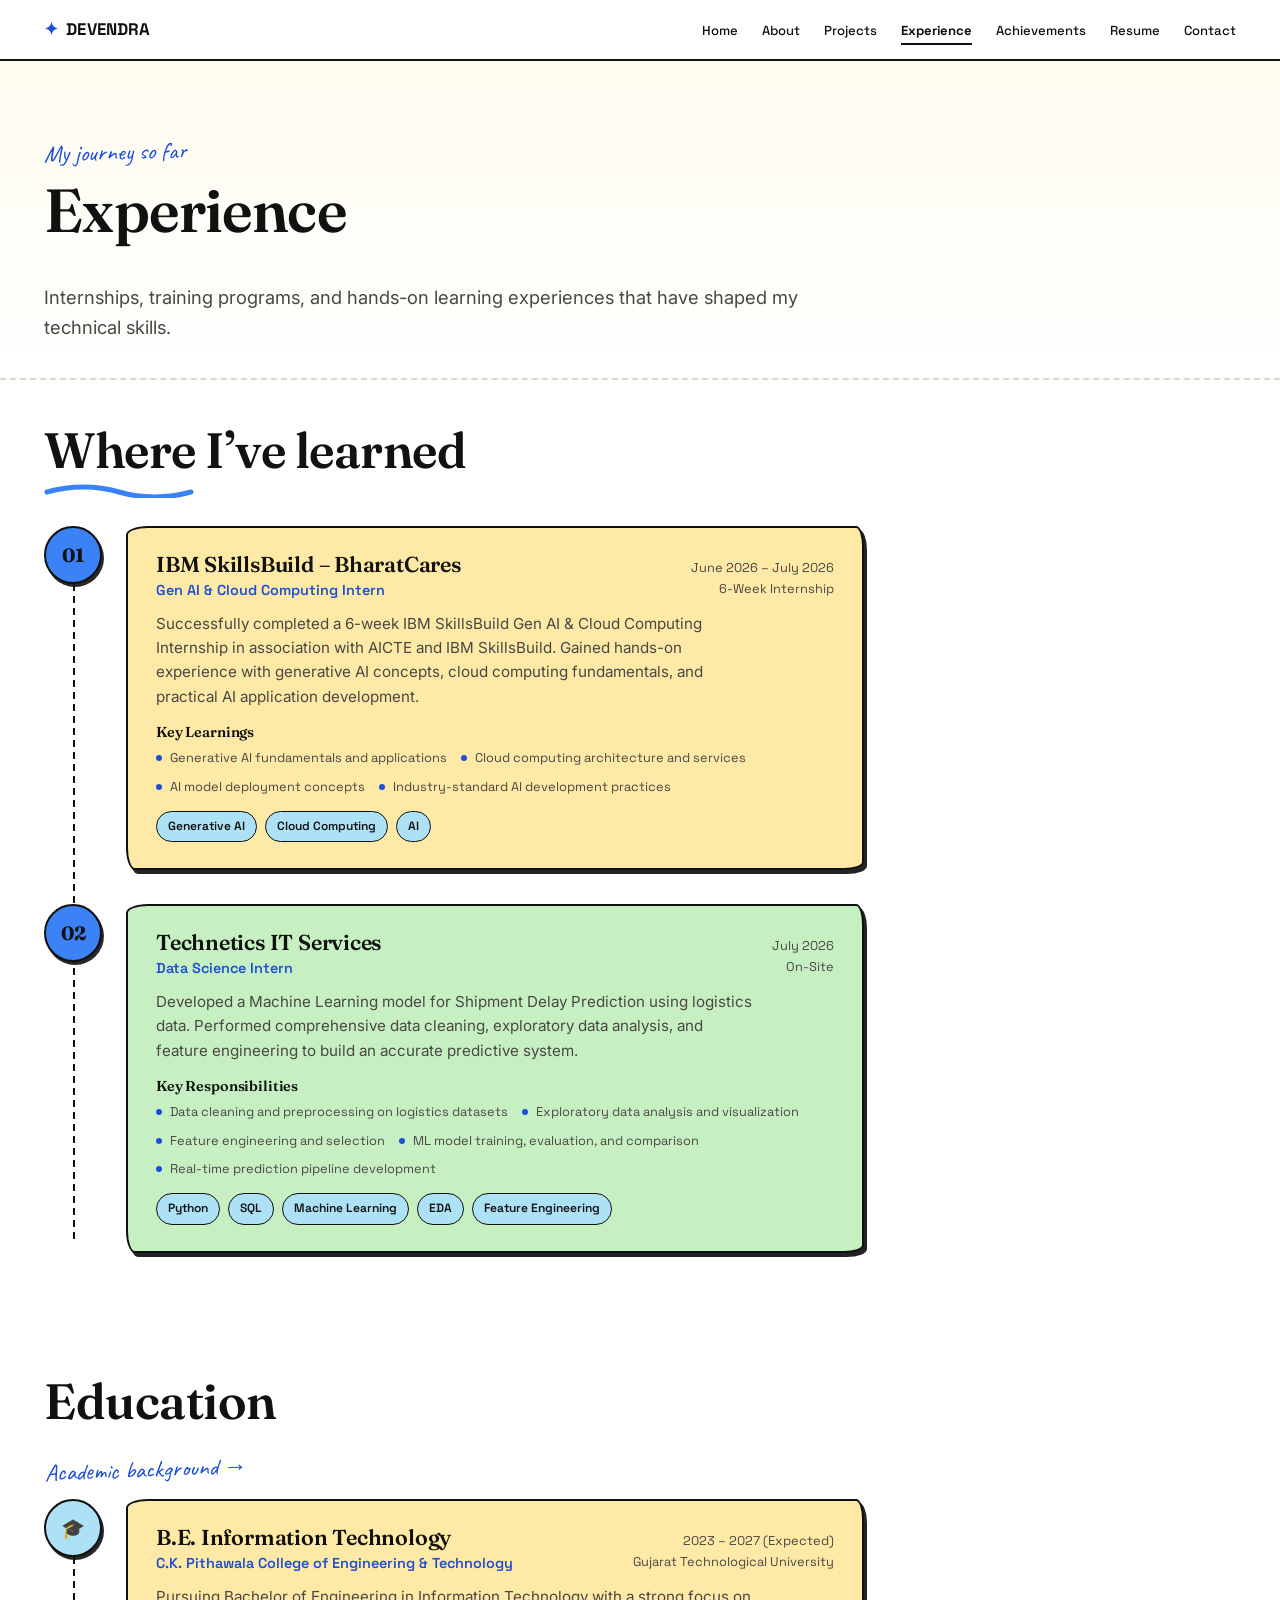
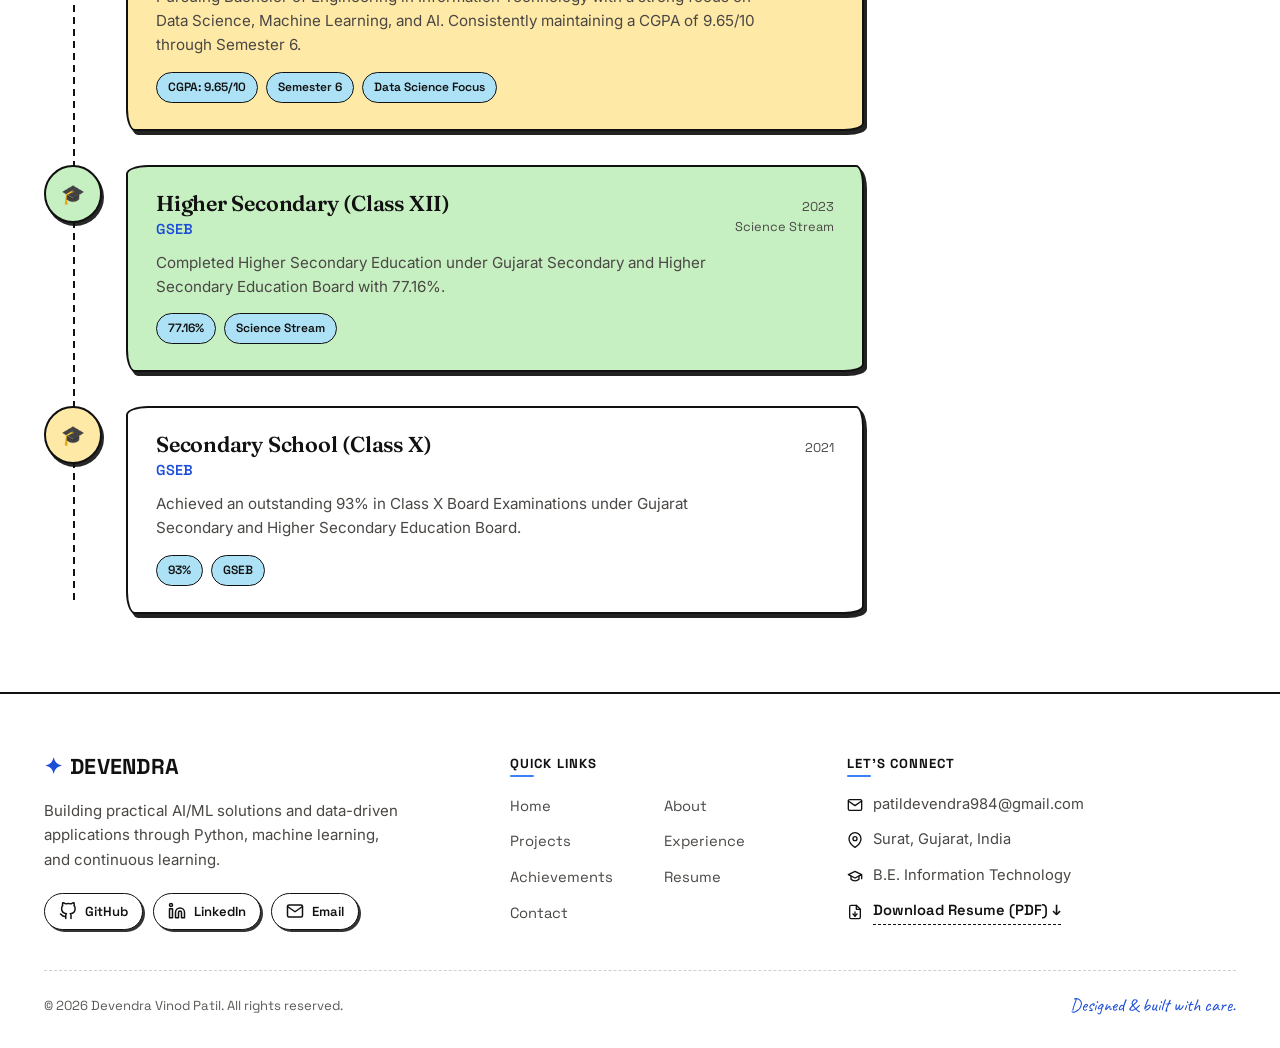
<file: experience.html>
<!DOCTYPE html>
<html lang="en">

<head>
    <meta charset="UTF-8">
    <meta name="viewport" content="width=device-width, initial-scale=1.0">
    <title>Experience — Devendra Vinod Patil | AI/ML Portfolio</title>
    <meta name="description"
        content="Professional experience, internships, and training of Devendra Vinod Patil — IBM SkillsBuild Gen AI intern and Technetics IT Services Data Science intern.">
    <meta property="og:title" content="Experience — Devendra Vinod Patil | AI/ML Portfolio">
    <meta property="og:description" content="Professional and academic journey: AI/ML intern at Edunet Foundation, Lead Coordinator at GTU Pad Le Beta, and CKPCET IT Society.">
    <meta property="og:type" content="website">
    <meta property="og:image" content="images/myimage.png">
    <meta name="twitter:card" content="summary_large_image">

    <meta name="author" content="Devendra Vinod Patil">

    <link rel="preconnect" href="https://fonts.googleapis.com">
    <link rel="preconnect" href="https://fonts.gstatic.com" crossorigin>
    <link
        href="https://fonts.googleapis.com/css2?family=Fraunces:ital,opsz,wght@0,9..144,300;0,9..144,450;0,9..144,600;0,9..144,700;0,9..144,900;1,9..144,500&family=Space+Grotesk:wght@400;500;600;700&family=Caveat:wght@500;600;700&family=Inter:wght@400;500;600&display=swap"
        rel="stylesheet">

    <link rel="stylesheet" href="css/style.css">
    <link rel="icon" type="image/svg+xml" href="favicon.svg">
</head>

<body>

    <!-- HEADER -->
    <header>
        <div class="nav-inner">
            <a href="index.html" class="logo"><span class="star">&#10022;</span> DEVENDRA</a>
            <nav class="primary-nav" aria-label="Primary">
                <ul class="nav-links">
                    <li><a href="index.html">Home</a></li>
                    <li><a href="about.html">About</a></li>
                    <li><a href="projects.html">Projects</a></li>
                    <li><a href="experience.html" class="nav-active">Experience</a></li>
                    <li><a href="achievements.html">Achievements</a></li>
                    <li><a href="resume.html">Resume</a></li>
                    <li><a href="contact.html">Contact</a></li>
                </ul>
            </nav>
            <button class="burger" id="burger" aria-label="Open menu" aria-expanded="false">
                <span></span><span></span><span></span>
            </button>
        </div>
    </header>

    <div class="mobile-menu" id="mobileMenu">
        <button class="mm-close" id="mmClose" aria-label="Close menu">&times;</button>
        <a href="index.html" class="mm-link">Home</a>
        <a href="about.html" class="mm-link">About</a>
        <a href="projects.html" class="mm-link">Projects</a>
        <a href="experience.html" class="mm-link">Experience</a>
        <a href="achievements.html" class="mm-link">Achievements</a>
        <a href="resume.html" class="mm-link">Resume</a>
        <a href="contact.html" class="mm-link">Contact</a>
    </div>

    <main id="top">

        <!-- PAGE HEADER -->
        <section class="page-hero">
            <div class="container">
                <span class="hero-eyebrow">My journey so far</span>
                <h1>Experience</h1>
                <svg class="doodle-underline" viewBox="0 0 150 14" aria-hidden="true">
                    <path d="M3 8 Q 40 -2, 75 8 T 147 8" />
                </svg>
                <p class="page-hero-sub">Internships, training programs, and hands-on learning experiences that have shaped my technical skills.</p>
            </div>
        </section>

        <!-- TIMELINE -->
        <section id="experience">
            <div class="container">
                <div class="section-head reveal">
                    <h2>Where I&rsquo;ve learned</h2>
                    <svg class="doodle-underline" viewBox="0 0 150 14">
                        <path d="M3 8 Q 40 -2, 75 8 T 147 8" />
                    </svg>
                </div>

                <div class="timeline">
                    <!-- Experience 1 -->
                    <div class="tl-item reveal">
                        <div class="tl-num">01</div>
                        <div class="card tl-card">
                            <div class="tl-top">
                                <div>
                                    <h3>IBM SkillsBuild &ndash; BharatCares</h3>
                                    <p class="tl-role">Gen AI &amp; Cloud Computing Intern</p>
                                </div>
                                <div class="tl-meta">June 2026 &ndash; July 2026<br>6-Week Internship</div>
                            </div>
                            <p class="tl-desc">Successfully completed a 6-week IBM SkillsBuild Gen AI &amp; Cloud
                                Computing Internship in association with AICTE and IBM SkillsBuild. Gained hands-on 
                                experience with generative AI concepts, cloud computing fundamentals, and practical 
                                AI application development.</p>
                            <h4 style="font-size:0.9rem; margin-top:16px; margin-bottom:8px;">Key Learnings</h4>
                            <ul class="pf-highlights">
                                <li>Generative AI fundamentals and applications</li>
                                <li>Cloud computing architecture and services</li>
                                <li>AI model deployment concepts</li>
                                <li>Industry-standard AI development practices</li>
                            </ul>
                            <div class="tl-stack"><span>Generative AI</span><span>Cloud Computing</span><span>AI</span></div>
                        </div>
                    </div>

                    <!-- Experience 2 -->
                    <div class="tl-item reveal reveal-delay-1">
                        <div class="tl-num">02</div>
                        <div class="card tl-card">
                            <div class="tl-top">
                                <div>
                                    <h3>Technetics IT Services</h3>
                                    <p class="tl-role">Data Science Intern</p>
                                </div>
                                <div class="tl-meta">July 2026<br>On-Site</div>
                            </div>
                            <p class="tl-desc">Developed a Machine Learning model for Shipment Delay Prediction using
                                logistics data. Performed comprehensive data cleaning, exploratory data analysis, and 
                                feature engineering to build an accurate predictive system.</p>
                            <h4 style="font-size:0.9rem; margin-top:16px; margin-bottom:8px;">Key Responsibilities</h4>
                            <ul class="pf-highlights">
                                <li>Data cleaning and preprocessing on logistics datasets</li>
                                <li>Exploratory data analysis and visualization</li>
                                <li>Feature engineering and selection</li>
                                <li>ML model training, evaluation, and comparison</li>
                                <li>Real-time prediction pipeline development</li>
                            </ul>
                            <div class="tl-stack"><span>Python</span><span>SQL</span><span>Machine Learning</span><span>EDA</span><span>Feature Engineering</span></div>
                        </div>
                    </div>
                </div>
            </div>
        </section>

        <!-- EDUCATION SECTION -->
        <section id="education">
            <div class="container">
                <div class="section-head reveal">
                    <h2>Education</h2>
                    <span class="section-tag">Academic background &rarr;</span>
                </div>

                <div class="timeline">
                    <div class="tl-item reveal">
                        <div class="tl-num" style="background:var(--blue);">&#127891;</div>
                        <div class="card tl-card">
                            <div class="tl-top">
                                <div>
                                    <h3>B.E. Information Technology</h3>
                                    <p class="tl-role">C.K. Pithawala College of Engineering &amp; Technology</p>
                                </div>
                                <div class="tl-meta">2023 &ndash; 2027 (Expected)<br>Gujarat Technological University</div>
                            </div>
                            <p class="tl-desc">Pursuing Bachelor of Engineering in Information Technology with a 
                                strong focus on Data Science, Machine Learning, and AI. Consistently maintaining 
                                a CGPA of 9.65/10 through Semester 6.</p>
                            <div class="tl-stack"><span>CGPA: 9.65/10</span><span>Semester 6</span><span>Data Science Focus</span></div>
                        </div>
                    </div>

                    <div class="tl-item reveal reveal-delay-1">
                        <div class="tl-num" style="background:var(--green);">&#127891;</div>
                        <div class="card tl-card">
                            <div class="tl-top">
                                <div>
                                    <h3>Higher Secondary (Class XII)</h3>
                                    <p class="tl-role">GSEB</p>
                                </div>
                                <div class="tl-meta">2023<br>Science Stream</div>
                            </div>
                            <p class="tl-desc">Completed Higher Secondary Education under Gujarat Secondary and Higher Secondary Education Board with 77.16%.</p>
                            <div class="tl-stack"><span>77.16%</span><span>Science Stream</span></div>
                        </div>
                    </div>

                    <div class="tl-item reveal reveal-delay-2">
                        <div class="tl-num" style="background:var(--yellow);">&#127891;</div>
                        <div class="card tl-card">
                            <div class="tl-top">
                                <div>
                                    <h3>Secondary School (Class X)</h3>
                                    <p class="tl-role">GSEB</p>
                                </div>
                                <div class="tl-meta">2021</div>
                            </div>
                            <p class="tl-desc">Achieved an outstanding 93% in Class X Board Examinations under Gujarat Secondary and Higher Secondary Education Board.</p>
                            <div class="tl-stack"><span>93%</span><span>GSEB</span></div>
                        </div>
                    </div>
                </div>
            </div>
        </section>

    </main>

    <!-- FOOTER -->
    <footer class="site-footer">
        <div class="container">
            <div class="footer-grid">
                <!-- Column 1: Brand & Introduction -->
                <div class="footer-col footer-brand-col">
                    <a href="index.html" class="logo footer-logo" aria-label="Devendra Patil Homepage">
                        <span class="star">&#10022;</span> DEVENDRA
                    </a>
                    <p class="footer-tagline">
                        Building practical AI/ML solutions and data-driven applications through Python, machine learning, and continuous learning.
                    </p>
                    <div class="footer-social-pills" aria-label="Social profiles">
                        <a href="https://github.com/Devendra-Vinod-Patil" target="_blank" rel="noopener noreferrer" class="footer-social-btn" aria-label="GitHub Profile">
                            <svg width="18" height="18" viewBox="0 0 24 24" fill="none" stroke="currentColor" stroke-width="2" stroke-linecap="round" stroke-linejoin="round" aria-hidden="true"><path d="M9 19c-5 1.5-5-2.5-7-3m14 6v-3.87a3.37 3.37 0 0 0-.94-2.61c3.14-.35 6.44-1.54 6.44-7A5.44 5.44 0 0 0 20 4.77 5.07 5.07 0 0 0 19.91 1S18.73.65 16 2.48a13.38 13.38 0 0 0-7 0C6.27.65 5.09 1 5.09 1A5.07 5.07 0 0 0 5 4.77a5.44 5.44 0 0 0-1.5 3.78c0 5.42 3.3 6.61 6.44 7A3.37 3.37 0 0 0 9 18.13V22"></path></svg>
                            <span>GitHub</span>
                        </a>
                        <a href="https://linkedin.com/in/devendra984" target="_blank" rel="noopener noreferrer" class="footer-social-btn" aria-label="LinkedIn Profile">
                            <svg width="18" height="18" viewBox="0 0 24 24" fill="none" stroke="currentColor" stroke-width="2" stroke-linecap="round" stroke-linejoin="round" aria-hidden="true"><path d="M16 8a6 6 0 0 1 6 6v7h-4v-7a2 2 0 0 0-2-2 2 2 0 0 0-2 2v7h-4v-7a6 6 0 0 1 6-6z"></path><rect x="2" y="9" width="4" height="12"></rect><circle cx="4" cy="4" r="2"></circle></svg>
                            <span>LinkedIn</span>
                        </a>
                        <a href="mailto:patildevendra984@gmail.com" class="footer-social-btn" aria-label="Send Email">
                            <svg width="18" height="18" viewBox="0 0 24 24" fill="none" stroke="currentColor" stroke-width="2" stroke-linecap="round" stroke-linejoin="round" aria-hidden="true"><path d="M4 4h16c1.1 0 2 .9 2 2v12c0 1.1-.9 2-2 2H4c-1.1 0-2-.9-2-2V6c0-1.1.9-2 2-2z"></path><polyline points="22,6 12,13 2,6"></polyline></svg>
                            <span>Email</span>
                        </a>
                    </div>
                </div>

                <!-- Column 2: Quick Navigation -->
                <div class="footer-col footer-nav-col">
                    <h3 class="footer-heading">Quick Links</h3>
                    <ul class="footer-links-grid">
                        <li><a href="index.html">Home</a></li>
                        <li><a href="about.html">About</a></li>
                        <li><a href="projects.html">Projects</a></li>
                        <li><a href="experience.html">Experience</a></li>
                        <li><a href="achievements.html">Achievements</a></li>
                        <li><a href="resume.html">Resume</a></li>
                        <li><a href="contact.html">Contact</a></li>
                    </ul>
                </div>

                <!-- Column 3: Contact & Professional Details -->
                <div class="footer-col footer-contact-col">
                    <h3 class="footer-heading">Let&rsquo;s Connect</h3>
                    <ul class="footer-contact-list">
                        <li>
                            <svg class="footer-item-icon" width="16" height="16" viewBox="0 0 24 24" fill="none" stroke="currentColor" stroke-width="2" stroke-linecap="round" stroke-linejoin="round" aria-hidden="true"><path d="M4 4h16c1.1 0 2 .9 2 2v12c0 1.1-.9 2-2 2H4c-1.1 0-2-.9-2-2V6c0-1.1.9-2 2-2z"></path><polyline points="22,6 12,13 2,6"></polyline></svg>
                            <a href="mailto:patildevendra984@gmail.com" class="footer-contact-link">patildevendra984@gmail.com</a>
                        </li>
                        <li>
                            <svg class="footer-item-icon" width="16" height="16" viewBox="0 0 24 24" fill="none" stroke="currentColor" stroke-width="2" stroke-linecap="round" stroke-linejoin="round" aria-hidden="true"><path d="M21 10c0 7-9 13-9 13s-9-6-9-13a9 9 0 0 1 18 0z"></path><circle cx="12" cy="10" r="3"></circle></svg>
                            <span>Surat, Gujarat, India</span>
                        </li>
                        <li>
                            <svg class="footer-item-icon" width="16" height="16" viewBox="0 0 24 24" fill="none" stroke="currentColor" stroke-width="2" stroke-linecap="round" stroke-linejoin="round" aria-hidden="true"><path d="M22 10v6M2 10l10-5 10 5-10 5z"></path><path d="M6 12v5c3 3 9 3 12 0v-5"></path></svg>
                            <span>B.E. Information Technology</span>
                        </li>
                        <li class="footer-resume-item">
                            <svg class="footer-item-icon" width="16" height="16" viewBox="0 0 24 24" fill="none" stroke="currentColor" stroke-width="2" stroke-linecap="round" stroke-linejoin="round" aria-hidden="true"><path d="M14 2H6a2 2 0 0 0-2 2v16a2 2 0 0 0 2 2h12a2 2 0 0 0 2-2V8z"></path><polyline points="14 2 14 8 20 8"></polyline><line x1="12" y1="18" x2="12" y2="12"></line><line x1="9" y1="15" x2="12" y2="18"></line><line x1="15" y1="15" x2="12" y2="18"></line></svg>
                            <a href="Devendra_Vinod_Patil_Resume.pdf" download="Devendra_Vinod_Patil_Resume.pdf" class="footer-contact-link footer-resume-link">
                                Download Resume (PDF) &darr;
                            </a>
                        </li>
                    </ul>
                </div>
            </div>

            <!-- Bottom Copyright Bar -->
            <div class="footer-bottom-bar">
                <span class="footer-copy">&copy; 2026 Devendra Vinod Patil. All rights reserved.</span>
                <span class="footer-craft">Designed &amp; built with care.</span>
            </div>
        </div>
    </footer>

    <script src="js/main.js"></script>
</body>

</html>
</file>
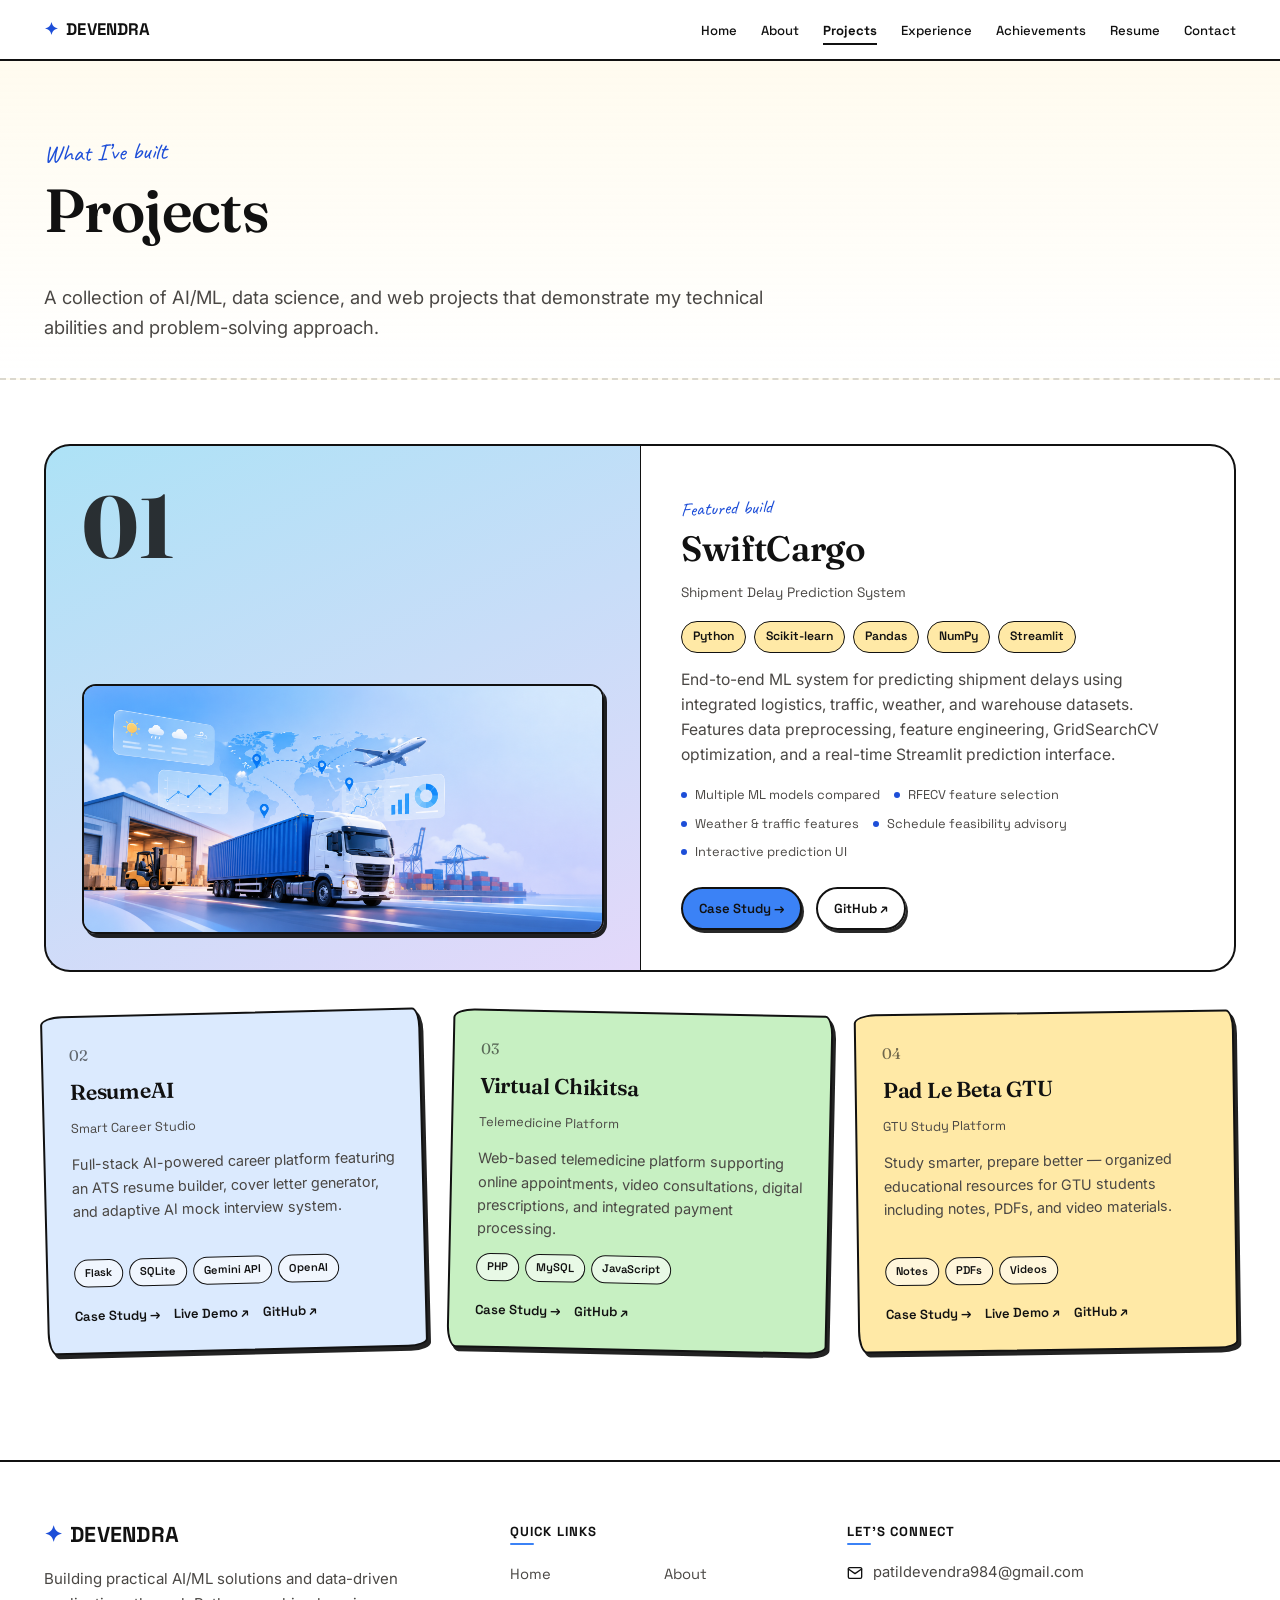
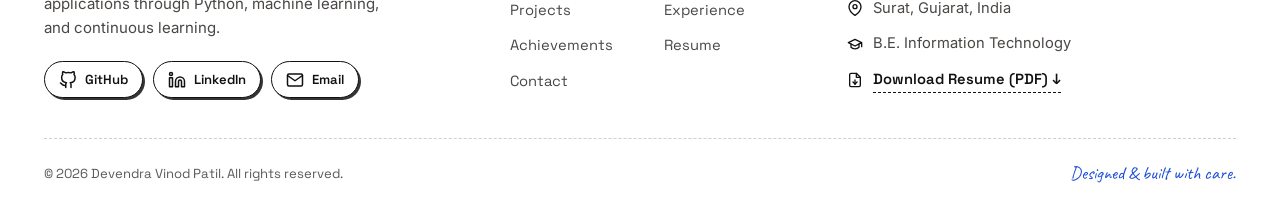
<file: projects.html>
<!DOCTYPE html>
<html lang="en">

<head>
    <meta charset="UTF-8">
    <meta name="viewport" content="width=device-width, initial-scale=1.0">
    <title>Projects — Devendra Vinod Patil | AI/ML Portfolio</title>
    <meta name="description"
        content="Explore projects by Devendra Vinod Patil — SwiftCargo ML prediction, ResumeAI career platform, Virtual Chikitsa telemedicine, and Pad Le Beta GTU educational site.">
    <meta property="og:title" content="Projects — Devendra Vinod Patil | AI/ML Portfolio">
    <meta property="og:description" content="Featured AI & Machine Learning projects: SwiftCargo delay predictor, ResumeAI ATS analysis, Virtual Chikitsa healthcare portal, and Pad Le Beta GTU platform.">
    <meta property="og:type" content="website">
    <meta property="og:image" content="images/swiftcargo-preview.png">
    <meta name="twitter:card" content="summary_large_image">

    <meta name="author" content="Devendra Vinod Patil">

    <!-- Google Fonts -->
    <link rel="preconnect" href="https://fonts.googleapis.com">
    <link rel="preconnect" href="https://fonts.gstatic.com" crossorigin>
    <link
        href="https://fonts.googleapis.com/css2?family=Fraunces:ital,opsz,wght@0,9..144,300;0,9..144,450;0,9..144,600;0,9..144,700;0,9..144,900;1,9..144,500&family=Space+Grotesk:wght@400;500;600;700&family=Caveat:wght@500;600;700&family=Inter:wght@400;500;600&display=swap"
        rel="stylesheet">

    <link rel="stylesheet" href="css/style.css">
    <link rel="icon" type="image/svg+xml" href="favicon.svg">
</head>

<body>

    <!-- HEADER & NAVIGATION -->
    <header>
        <div class="nav-inner">
            <a href="index.html" class="logo"><span class="star">&#10022;</span> DEVENDRA</a>
            <nav class="primary-nav" aria-label="Primary">
                <ul class="nav-links">
                    <li><a href="index.html">Home</a></li>
                    <li><a href="about.html">About</a></li>
                    <li><a href="projects.html" class="nav-active">Projects</a></li>
                    <li><a href="experience.html">Experience</a></li>
                    <li><a href="achievements.html">Achievements</a></li>
                    <li><a href="resume.html">Resume</a></li>
                    <li><a href="contact.html">Contact</a></li>
                </ul>
            </nav>
            <button class="burger" id="burger" aria-label="Open menu" aria-expanded="false">
                <span></span><span></span><span></span>
            </button>
        </div>
    </header>

    <!-- MOBILE OVERLAY MENU -->
    <div class="mobile-menu" id="mobileMenu">
        <button class="mm-close" id="mmClose" aria-label="Close menu">&times;</button>
        <a href="index.html" class="mm-link">Home</a>
        <a href="about.html" class="mm-link">About</a>
        <a href="projects.html" class="mm-link">Projects</a>
        <a href="experience.html" class="mm-link">Experience</a>
        <a href="achievements.html" class="mm-link">Achievements</a>
        <a href="resume.html" class="mm-link">Resume</a>
        <a href="contact.html" class="mm-link">Contact</a>
    </div>

    <main id="top">

        <!-- PAGE HEADER -->
        <section class="page-hero">
            <div class="container">
                <span class="hero-eyebrow">What I&rsquo;ve built</span>
                <h1>Projects</h1>
                <svg class="doodle-underline" viewBox="0 0 150 14" aria-hidden="true">
                    <path d="M3 8 Q 40 -2, 75 8 T 147 8" />
                </svg>
                <p class="page-hero-sub">A collection of AI/ML, data science, and web projects that demonstrate my
                    technical abilities and problem-solving approach.</p>
            </div>
        </section>

        <!-- PROJECTS CONTENT SECTION -->
        <section class="projects-page-content">
            <div class="container">
                <!-- FEATURED PROJECT: SwiftCargo -->
                <div class="projects-featured reveal" data-category="ai-ml ds">
                    <div class="project-feat">
                        <div class="pf-visual">
                            <div class="pf-num">01</div>
                            <img src="images/swiftcargo-preview.png" alt="SwiftCargo Shipment Delay Prediction System"
                                class="pf-img" loading="lazy" />
                        </div>
                        <div class="pf-body">
                            <span class="pf-tag">Featured build</span>
                            <h3>SwiftCargo</h3>
                            <p class="pf-role">Shipment Delay Prediction System</p>
                            <div class="pf-stack">
                                <span>Python</span><span>Scikit-learn</span><span>Pandas</span><span>NumPy</span><span>Streamlit</span>
                            </div>
                            <p class="pf-desc">End-to-end ML system for predicting shipment delays using integrated logistics,
                                traffic, weather, and warehouse datasets. Features data preprocessing, feature engineering,
                                GridSearchCV optimization, and a real-time Streamlit prediction interface.</p>
                            <ul class="pf-highlights">
                                <li>Multiple ML models compared</li>
                                <li>RFECV feature selection</li>
                                <li>Weather &amp; traffic features</li>
                                <li>Schedule feasibility advisory</li>
                                <li>Interactive prediction UI</li>
                            </ul>
                            <div class="pf-links">
                                <a href="project-swiftcargo.html" class="btn btn-sm btn-solid">Case Study &rarr;</a>
                                <a href="https://github.com/Devendra-Vinod-Patil/SwiftCargo_shipment_delay_prediction"
                                    target="_blank" rel="noopener noreferrer" class="btn btn-sm btn-ghost">GitHub &#8599;</a>
                            </div>
                        </div>
                    </div>
                </div>

                <!-- GRID OF OTHER PROJECTS -->
                <div class="projects-rest">
                    <!-- Project 2: ResumeAI -->
                    <div class="card proj-card reveal" data-category="ai-ml nlp web">
                        <div class="proj-num">02</div>
                        <h4>ResumeAI</h4>
                        <p class="proj-tag">Smart Career Studio</p>
                        <p class="proj-desc">Full-stack AI-powered career platform featuring an ATS resume builder,
                            cover letter generator, and adaptive AI mock interview system.</p>
                        <div class="proj-stack"><span>Flask</span><span>SQLite</span><span>Gemini API</span><span>OpenAI</span>
                        </div>
                        <div class="proj-links">
                            <a href="project-resumeai.html">Case Study &rarr;</a>
                            <a href="https://ai-resume-analyzer-and-ai-interview.onrender.com/" target="_blank" rel="noopener">Live Demo &#8599;</a>
                            <a href="https://github.com/Devendra-Vinod-Patil/ai_resume_analyzer_and_ai_interview/tree/main/static"
                                target="_blank" rel="noopener">GitHub &#8599;</a>
                        </div>
                    </div>

                    <!-- Project 3: Virtual Chikitsa -->
                    <div class="card proj-card reveal reveal-delay-1" data-category="web">
                        <div class="proj-num">03</div>
                        <h4>Virtual Chikitsa</h4>
                        <p class="proj-tag">Telemedicine Platform</p>
                        <p class="proj-desc">Web-based telemedicine platform supporting online appointments, video
                            consultations, digital prescriptions, and integrated payment processing.</p>
                        <div class="proj-stack"><span>PHP</span><span>MySQL</span><span>JavaScript</span></div>
                        <div class="proj-links">
                            <a href="project-virtualchikitsa.html">Case Study &rarr;</a>
                            <a href="https://github.com/Devendra-Vinod-Patil/telemedicine_and_remote_care" target="_blank"
                                rel="noopener">GitHub &#8599;</a>
                        </div>
                    </div>

                    <!-- Project 4: Pad Le Beta GTU -->
                    <div class="card proj-card reveal reveal-delay-2" data-category="web">
                        <div class="proj-num">04</div>
                        <h4>Pad Le Beta GTU</h4>
                        <p class="proj-tag">GTU Study Platform</p>
                        <p class="proj-desc">Study smarter, prepare better &mdash; organized educational resources for
                            GTU students including notes, PDFs, and video materials.</p>
                        <div class="proj-stack"><span>Notes</span><span>PDFs</span><span>Videos</span></div>
                        <div class="proj-links">
                            <a href="project-padlebeta.html">Case Study &rarr;</a>
                            <a href="https://padlebetagtu.xo.je/" target="_blank" rel="noopener">Live Demo &#8599;</a>
                            <a href="https://github.com/Devendra-Vinod-Patil" target="_blank" rel="noopener">GitHub &#8599;</a>
                        </div>
                    </div>
                </div>
            </div>
        </section>

    </main>

    <!-- FOOTER -->
    <footer class="site-footer">
        <div class="container">
            <div class="footer-grid">
                <!-- Column 1: Brand & Introduction -->
                <div class="footer-col footer-brand-col">
                    <a href="index.html" class="logo footer-logo" aria-label="Devendra Patil Homepage">
                        <span class="star">&#10022;</span> DEVENDRA
                    </a>
                    <p class="footer-tagline">
                        Building practical AI/ML solutions and data-driven applications through Python, machine
                        learning, and continuous learning.
                    </p>
                    <div class="footer-social-pills" aria-label="Social profiles">
                        <a href="https://github.com/Devendra-Vinod-Patil" target="_blank" rel="noopener noreferrer"
                            class="footer-social-btn" aria-label="GitHub Profile">
                            <svg width="18" height="18" viewBox="0 0 24 24" fill="none" stroke="currentColor"
                                stroke-width="2" stroke-linecap="round" stroke-linejoin="round" aria-hidden="true">
                                <path
                                    d="M9 19c-5 1.5-5-2.5-7-3m14 6v-3.87a3.37 3.37 0 0 0-.94-2.61c3.14-.35 6.44-1.54 6.44-7A5.44 5.44 0 0 0 20 4.77 5.07 5.07 0 0 0 19.91 1S18.73.65 16 2.48a13.38 13.38 0 0 0-7 0C6.27.65 5.09 1 5.09 1A5.07 5.07 0 0 0 5 4.77a5.44 5.44 0 0 0-1.5 3.78c0 5.42 3.3 6.61 6.44 7A3.37 3.37 0 0 0 9 18.13V22">
                                </path>
                            </svg>
                            <span>GitHub</span>
                        </a>
                        <a href="https://linkedin.com/in/devendra984" target="_blank" rel="noopener noreferrer"
                            class="footer-social-btn" aria-label="LinkedIn Profile">
                            <svg width="18" height="18" viewBox="0 0 24 24" fill="none" stroke="currentColor"
                                stroke-width="2" stroke-linecap="round" stroke-linejoin="round" aria-hidden="true">
                                <path
                                    d="M16 8a6 6 0 0 1 6 6v7h-4v-7a2 2 0 0 0-2-2 2 2 0 0 0-2 2v7h-4v-7a6 6 0 0 1 6-6z">
                                </path>
                                <rect x="2" y="9" width="4" height="12"></rect>
                                <circle cx="4" cy="4" r="2"></circle>
                            </svg>
                            <span>LinkedIn</span>
                        </a>
                        <a href="mailto:patildevendra984@gmail.com" class="footer-social-btn" aria-label="Send Email">
                            <svg width="18" height="18" viewBox="0 0 24 24" fill="none" stroke="currentColor"
                                stroke-width="2" stroke-linecap="round" stroke-linejoin="round" aria-hidden="true">
                                <path d="M4 4h16c1.1 0 2 .9 2 2v12c0 1.1-.9 2-2 2H4c-1.1 0-2-.9-2-2V6c0-1.1.9-2 2-2z">
                                </path>
                                <polyline points="22,6 12,13 2,6"></polyline>
                            </svg>
                            <span>Email</span>
                        </a>
                    </div>
                </div>

                <!-- Column 2: Quick Navigation -->
                <div class="footer-col footer-nav-col">
                    <h3 class="footer-heading">Quick Links</h3>
                    <ul class="footer-links-grid">
                        <li><a href="index.html">Home</a></li>
                        <li><a href="about.html">About</a></li>
                        <li><a href="projects.html">Projects</a></li>
                        <li><a href="experience.html">Experience</a></li>
                        <li><a href="achievements.html">Achievements</a></li>
                        <li><a href="resume.html">Resume</a></li>
                        <li><a href="contact.html">Contact</a></li>
                    </ul>
                </div>

                <!-- Column 3: Contact & Professional Details -->
                <div class="footer-col footer-contact-col">
                    <h3 class="footer-heading">Let&rsquo;s Connect</h3>
                    <ul class="footer-contact-list">
                        <li>
                            <svg class="footer-item-icon" width="16" height="16" viewBox="0 0 24 24" fill="none"
                                stroke="currentColor" stroke-width="2" stroke-linecap="round" stroke-linejoin="round"
                                aria-hidden="true">
                                <path d="M4 4h16c1.1 0 2 .9 2 2v12c0 1.1-.9 2-2 2H4c-1.1 0-2-.9-2-2V6c0-1.1.9-2 2-2z">
                                </path>
                                <polyline points="22,6 12,13 2,6"></polyline>
                            </svg>
                            <a href="mailto:patildevendra984@gmail.com"
                                class="footer-contact-link">patildevendra984@gmail.com</a>
                        </li>
                        <li>
                            <svg class="footer-item-icon" width="16" height="16" viewBox="0 0 24 24" fill="none"
                                stroke="currentColor" stroke-width="2" stroke-linecap="round" stroke-linejoin="round"
                                aria-hidden="true">
                                <path d="M21 10c0 7-9 13-9 13s-9-6-9-13a9 9 0 0 1 18 0z"></path>
                                <circle cx="12" cy="10" r="3"></circle>
                            </svg>
                            <span>Surat, Gujarat, India</span>
                        </li>
                        <li>
                            <svg class="footer-item-icon" width="16" height="16" viewBox="0 0 24 24" fill="none"
                                stroke="currentColor" stroke-width="2" stroke-linecap="round" stroke-linejoin="round"
                                aria-hidden="true">
                                <path d="M22 10v6M2 10l10-5 10 5-10 5z"></path>
                                <path d="M6 12v5c3 3 9 3 12 0v-5"></path>
                            </svg>
                            <span>B.E. Information Technology</span>
                        </li>
                        <li class="footer-resume-item">
                            <svg class="footer-item-icon" width="16" height="16" viewBox="0 0 24 24" fill="none"
                                stroke="currentColor" stroke-width="2" stroke-linecap="round" stroke-linejoin="round"
                                aria-hidden="true">
                                <path d="M14 2H6a2 2 0 0 0-2 2v16a2 2 0 0 0 2 2h12a2 2 0 0 0 2-2V8z"></path>
                                <polyline points="14 2 14 8 20 8"></polyline>
                                <line x1="12" y1="18" x2="12" y2="12"></line>
                                <line x1="9" y1="15" x2="12" y2="18"></line>
                                <line x1="15" y1="15" x2="12" y2="18"></line>
                            </svg>
                            <a href="Devendra_Vinod_Patil_Resume.pdf" download="Devendra_Vinod_Patil_Resume.pdf"
                                class="footer-contact-link footer-resume-link">
                                Download Resume (PDF) &darr;
                            </a>
                        </li>
                    </ul>
                </div>
            </div>

            <!-- Bottom Copyright Bar -->
            <div class="footer-bottom-bar">
                <span class="footer-copy">&copy; 2026 Devendra Vinod Patil. All rights reserved.</span>
                <span class="footer-craft">Designed &amp; built with care.</span>
            </div>
        </div>
    </footer>

    <script src="js/main.js"></script>
</body>

</html>
</file>
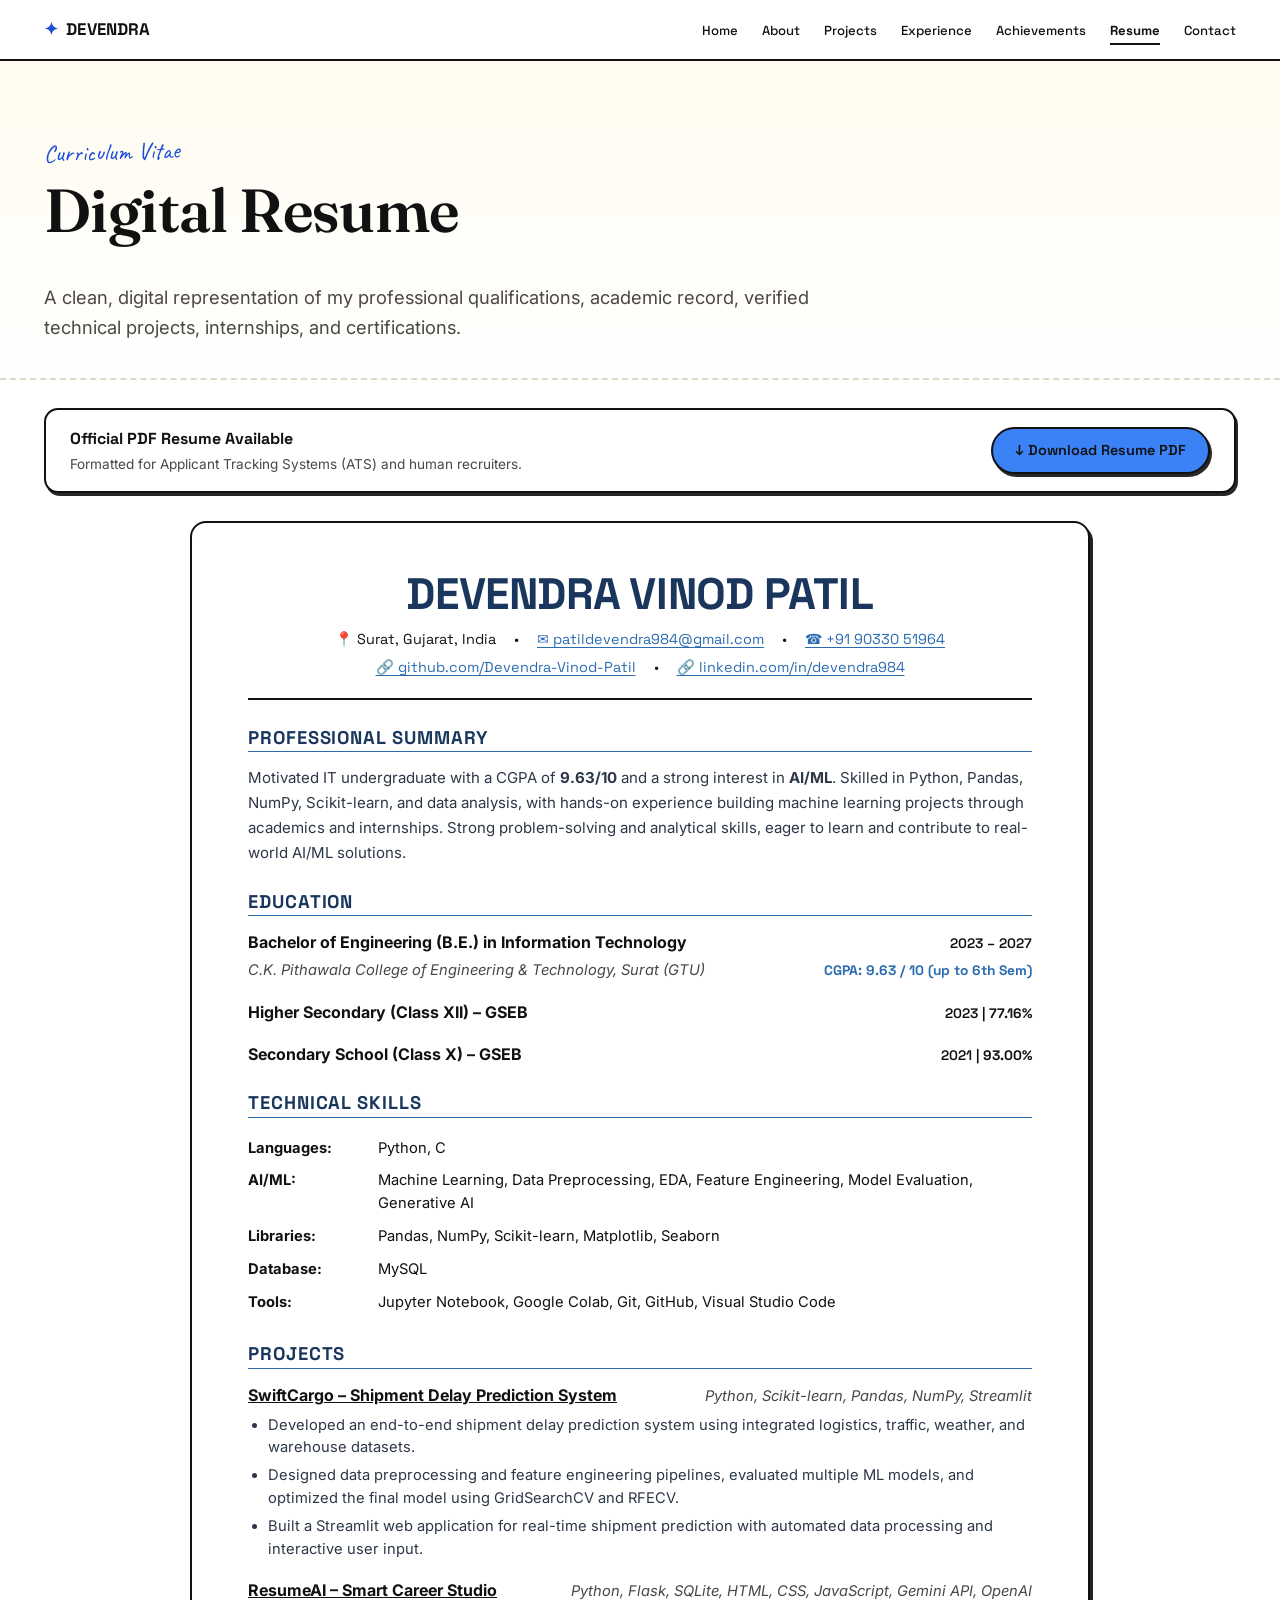
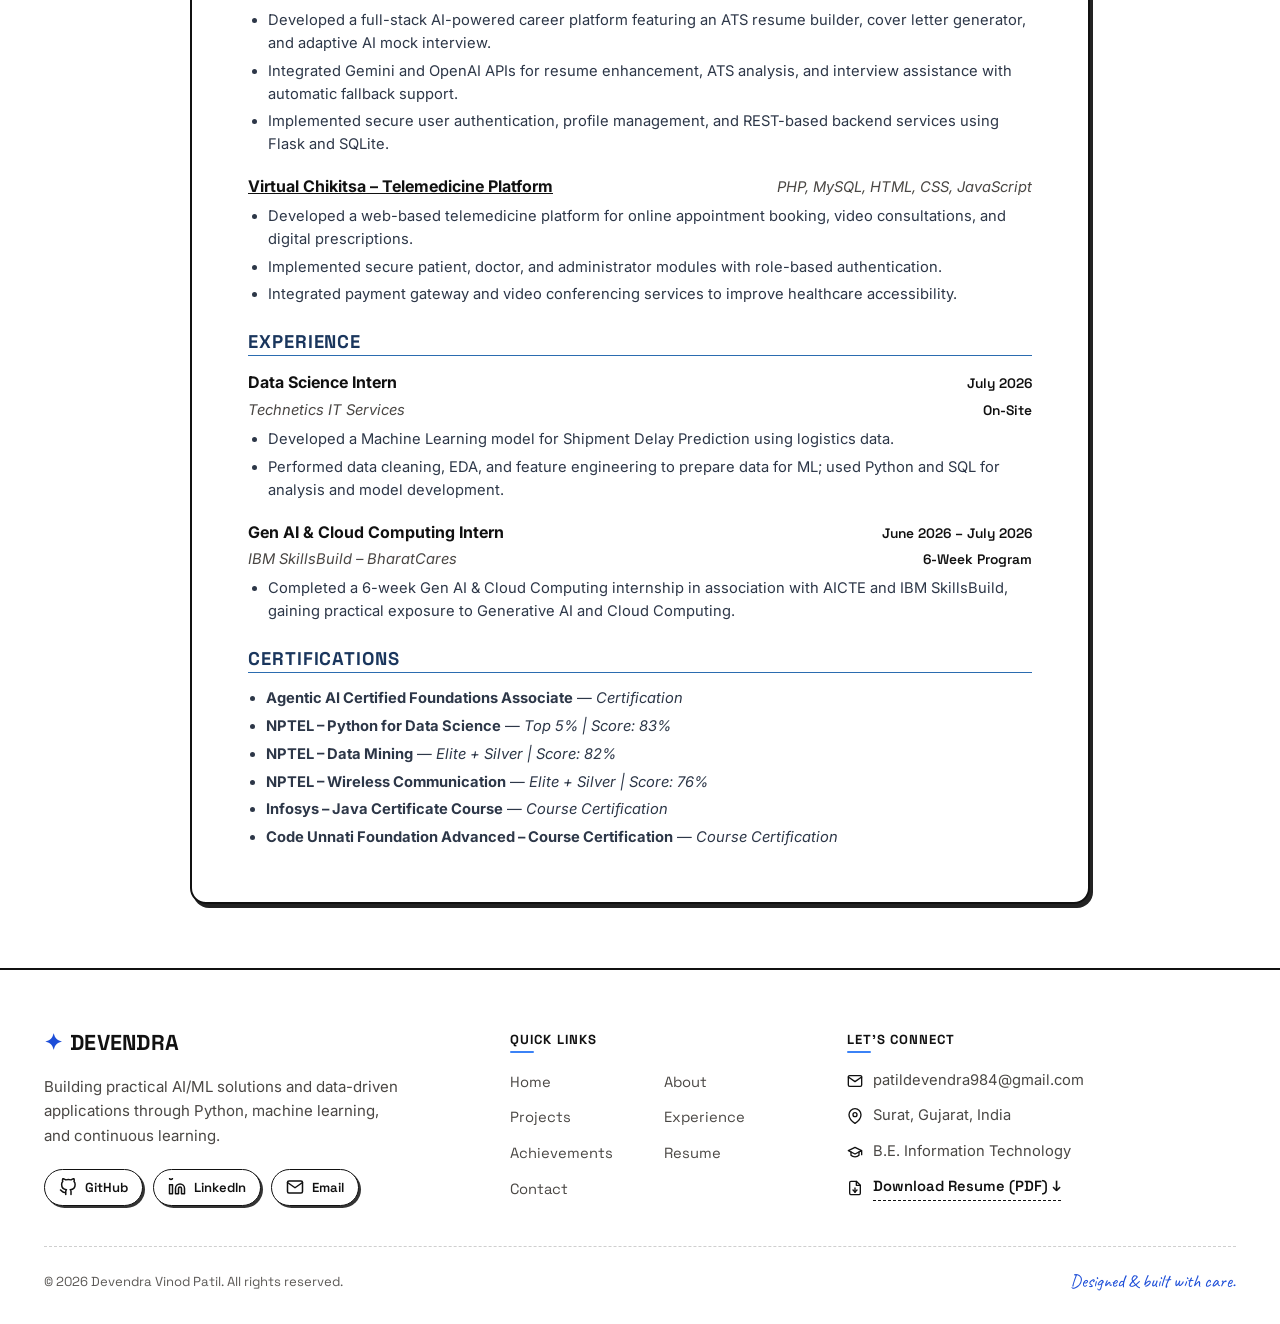
<file: resume.html>
<!DOCTYPE html>
<html lang="en">

<head>
    <meta charset="UTF-8">
    <meta name="viewport" content="width=device-width, initial-scale=1.0">
    <title>Resume — Devendra Vinod Patil | AI/ML &amp; Data Science</title>
    <meta name="description"
        content="Digital resume and CV of Devendra Vinod Patil — Aspiring AI/ML Engineer and Data Science intern with CGPA 9.63/10 at Gujarat Technological University. View online and download PDF.">
    <meta property="og:title" content="Digital Resume — Devendra Vinod Patil | AI/ML & Data Science">
    <meta property="og:description" content="Interactive online curriculum vitae of Devendra Vinod Patil featuring education, projects, skills, and PDF download.">
    <meta property="og:type" content="website">
    <meta property="og:image" content="images/myimage.png">
    <meta name="twitter:card" content="summary_large_image">

    <meta name="author" content="Devendra Vinod Patil">

    <!-- Google Fonts -->
    <link rel="preconnect" href="https://fonts.googleapis.com">
    <link rel="preconnect" href="https://fonts.gstatic.com" crossorigin>
    <link
        href="https://fonts.googleapis.com/css2?family=Fraunces:ital,opsz,wght@0,9..144,300;0,9..144,450;0,9..144,600;0,9..144,700;0,9..144,900;1,9..144,500&family=Space+Grotesk:wght@400;500;600;700;800&family=Caveat:wght@500;600;700&family=Inter:wght@400;500;600;700&display=swap"
        rel="stylesheet">

    <link rel="stylesheet" href="css/style.css">
    <link rel="icon" type="image/svg+xml" href="favicon.svg">
</head>

<body>

    <!-- HEADER & NAVIGATION -->
    <header>
        <div class="nav-inner">
            <a href="index.html" class="logo"><span class="star">&#10022;</span> DEVENDRA</a>
            <nav class="primary-nav" aria-label="Primary">
                <ul class="nav-links">
                    <li><a href="index.html">Home</a></li>
                    <li><a href="about.html">About</a></li>
                    <li><a href="projects.html">Projects</a></li>
                    <li><a href="experience.html">Experience</a></li>
                    <li><a href="achievements.html">Achievements</a></li>
                    <li><a href="resume.html" class="nav-active">Resume</a></li>
                    <li><a href="contact.html">Contact</a></li>
                </ul>
            </nav>
            <button class="burger" id="burger" aria-label="Open menu" aria-expanded="false">
                <span></span><span></span><span></span>
            </button>
        </div>
    </header>

    <!-- MOBILE OVERLAY MENU -->
    <div class="mobile-menu" id="mobileMenu">
        <button class="mm-close" id="mmClose" aria-label="Close menu">&times;</button>
        <a href="index.html" class="mm-link">Home</a>
        <a href="about.html" class="mm-link">About</a>
        <a href="projects.html" class="mm-link">Projects</a>
        <a href="experience.html" class="mm-link">Experience</a>
        <a href="achievements.html" class="mm-link">Achievements</a>
        <a href="resume.html" class="mm-link">Resume</a>
        <a href="contact.html" class="mm-link">Contact</a>
    </div>

    <main id="top">

        <!-- PAGE HERO -->
        <section class="page-hero">
            <div class="container">
                <span class="hero-eyebrow">Curriculum Vitae</span>
                <h1>Digital Resume</h1>
                <svg class="doodle-underline" viewBox="0 0 150 14" aria-hidden="true">
                    <path d="M3 8 Q 40 -2, 75 8 T 147 8" />
                </svg>
                <p class="page-hero-sub">
                    A clean, digital representation of my professional qualifications, academic record, verified technical projects, internships, and certifications.
                </p>
            </div>
        </section>

        <div class="container">

            <!-- ACTION BAR: DOWNLOAD PDF & PRINT -->
            <div class="resume-action-bar reveal">
                <div>
                    <strong style="font-family:var(--ff-ui); font-size:1rem;">Official PDF Resume Available</strong>
                    <p style="font-size:0.85rem; color:var(--ink-soft); margin-top:2px;">Formatted for Applicant Tracking Systems (ATS) and human recruiters.</p>
                </div>
                <div style="display:flex; gap:12px; flex-wrap:wrap;">
                    <a href="Devendra_Vinod_Patil_Resume.pdf" download="Devendra_Vinod_Patil_Resume.pdf" class="btn btn-solid" style="padding:10px 22px; font-size:0.9rem;">
                        &#8595; Download Resume PDF
                    </a>
                </div>
            </div>

            <!-- DIGITAL RESUME SHEET -->
            <article class="resume-paper reveal">

                <!-- HEADER -->
                <header class="resume-header" style="background:transparent; border-bottom:2px solid var(--ink); position:static; padding:0 0 20px; box-shadow:none;">
                    <h2 class="resume-name">Devendra Vinod Patil</h2>
                    <div class="resume-contact-line">
                        <span>&#128205; Surat, Gujarat, India</span>
                        <span>&bull;</span>
                        <a href="mailto:patildevendra984@gmail.com">&#9993; patildevendra984@gmail.com</a>
                        <span>&bull;</span>
                        <a href="tel:+919033051964">&#9742; +91 90330 51964</a>
                    </div>
                    <div class="resume-contact-line" style="margin-top:6px;">
                        <a href="https://github.com/Devendra-Vinod-Patil" target="_blank" rel="noopener">&#128279; github.com/Devendra-Vinod-Patil</a>
                        <span>&bull;</span>
                        <a href="https://linkedin.com/in/devendra984" target="_blank" rel="noopener">&#128279; linkedin.com/in/devendra984</a>
                    </div>
                </header>

                <!-- PROFESSIONAL SUMMARY -->
                <section class="resume-section" style="padding:0;">
                    <h3 class="resume-section-title">Professional Summary</h3>
                    <p style="font-size:0.94rem; line-height:1.65; color:#2D3748;">
                        Motivated IT undergraduate with a CGPA of <strong>9.63/10</strong> and a strong interest in <strong>AI/ML</strong>. Skilled in Python, Pandas, NumPy, Scikit-learn, and data analysis, with hands-on experience building machine learning projects through academics and internships. Strong problem-solving and analytical skills, eager to learn and contribute to real-world AI/ML solutions.
                    </p>
                </section>

                <!-- EDUCATION -->
                <section class="resume-section" style="padding:0;">
                    <h3 class="resume-section-title">Education</h3>

                    <div class="resume-item">
                        <div class="resume-item-header">
                            <span class="resume-item-title">Bachelor of Engineering (B.E.) in Information Technology</span>
                            <span class="resume-item-meta">2023 &ndash; 2027</span>
                        </div>
                        <div class="resume-item-header">
                            <span class="resume-item-subtitle">C.K. Pithawala College of Engineering &amp; Technology, Surat (GTU)</span>
                            <span class="resume-item-meta" style="color:#2B6CB0; font-weight:700;">CGPA: 9.63 / 10 (up to 6th Sem)</span>
                        </div>
                    </div>

                    <div class="resume-item">
                        <div class="resume-item-header">
                            <span class="resume-item-title">Higher Secondary (Class XII) &ndash; GSEB</span>
                            <span class="resume-item-meta">2023 | <strong>77.16%</strong></span>
                        </div>
                    </div>

                    <div class="resume-item">
                        <div class="resume-item-header">
                            <span class="resume-item-title">Secondary School (Class X) &ndash; GSEB</span>
                            <span class="resume-item-meta">2021 | <strong>93.00%</strong></span>
                        </div>
                    </div>
                </section>

                <!-- TECHNICAL SKILLS -->
                <section class="resume-section" style="padding:0;">
                    <h3 class="resume-section-title">Technical Skills</h3>
                    <table class="resume-skills-table">
                        <tr>
                            <td>Languages:</td>
                            <td>Python, C</td>
                        </tr>
                        <tr>
                            <td>AI/ML:</td>
                            <td>Machine Learning, Data Preprocessing, EDA, Feature Engineering, Model Evaluation, Generative AI</td>
                        </tr>
                        <tr>
                            <td>Libraries:</td>
                            <td>Pandas, NumPy, Scikit-learn, Matplotlib, Seaborn</td>
                        </tr>
                        <tr>
                            <td>Database:</td>
                            <td>MySQL</td>
                        </tr>
                        <tr>
                            <td>Tools:</td>
                            <td>Jupyter Notebook, Google Colab, Git, GitHub, Visual Studio Code</td>
                        </tr>
                    </table>
                </section>

                <!-- PROJECTS -->
                <section class="resume-section" style="padding:0;">
                    <h3 class="resume-section-title">Projects</h3>

                    <!-- Project 1 -->
                    <div class="resume-item">
                        <div class="resume-item-header">
                            <span class="resume-item-title">
                                <a href="project-swiftcargo.html" style="color:inherit; text-decoration:underline;">SwiftCargo &ndash; Shipment Delay Prediction System</a>
                            </span>
                            <span class="resume-item-subtitle">Python, Scikit-learn, Pandas, NumPy, Streamlit</span>
                        </div>
                        <ul class="resume-bullets">
                            <li>Developed an end-to-end shipment delay prediction system using integrated logistics, traffic, weather, and warehouse datasets.</li>
                            <li>Designed data preprocessing and feature engineering pipelines, evaluated multiple ML models, and optimized the final model using GridSearchCV and RFECV.</li>
                            <li>Built a Streamlit web application for real-time shipment prediction with automated data processing and interactive user input.</li>
                        </ul>
                    </div>

                    <!-- Project 2 -->
                    <div class="resume-item">
                        <div class="resume-item-header">
                            <span class="resume-item-title">
                                <a href="project-resumeai.html" style="color:inherit; text-decoration:underline;">ResumeAI &ndash; Smart Career Studio</a>
                            </span>
                            <span class="resume-item-subtitle">Python, Flask, SQLite, HTML, CSS, JavaScript, Gemini API, OpenAI</span>
                        </div>
                        <ul class="resume-bullets">
                            <li>Developed a full-stack AI-powered career platform featuring an ATS resume builder, cover letter generator, and adaptive AI mock interview.</li>
                            <li>Integrated Gemini and OpenAI APIs for resume enhancement, ATS analysis, and interview assistance with automatic fallback support.</li>
                            <li>Implemented secure user authentication, profile management, and REST-based backend services using Flask and SQLite.</li>
                        </ul>
                    </div>

                    <!-- Project 3 -->
                    <div class="resume-item">
                        <div class="resume-item-header">
                            <span class="resume-item-title">
                                <a href="project-virtualchikitsa.html" style="color:inherit; text-decoration:underline;">Virtual Chikitsa &ndash; Telemedicine Platform</a>
                            </span>
                            <span class="resume-item-subtitle">PHP, MySQL, HTML, CSS, JavaScript</span>
                        </div>
                        <ul class="resume-bullets">
                            <li>Developed a web-based telemedicine platform for online appointment booking, video consultations, and digital prescriptions.</li>
                            <li>Implemented secure patient, doctor, and administrator modules with role-based authentication.</li>
                            <li>Integrated payment gateway and video conferencing services to improve healthcare accessibility.</li>
                        </ul>
                    </div>
                </section>

                <!-- EXPERIENCE -->
                <section class="resume-section" style="padding:0;">
                    <h3 class="resume-section-title">Experience</h3>

                    <!-- Experience 1 -->
                    <div class="resume-item">
                        <div class="resume-item-header">
                            <span class="resume-item-title">Data Science Intern</span>
                            <span class="resume-item-meta">July 2026</span>
                        </div>
                        <div class="resume-item-header">
                            <span class="resume-item-subtitle">Technetics IT Services</span>
                            <span class="resume-item-meta">On-Site</span>
                        </div>
                        <ul class="resume-bullets">
                            <li>Developed a Machine Learning model for Shipment Delay Prediction using logistics data.</li>
                            <li>Performed data cleaning, EDA, and feature engineering to prepare data for ML; used Python and SQL for analysis and model development.</li>
                        </ul>
                    </div>

                    <!-- Experience 2 -->
                    <div class="resume-item">
                        <div class="resume-item-header">
                            <span class="resume-item-title">Gen AI &amp; Cloud Computing Intern</span>
                            <span class="resume-item-meta">June 2026 &ndash; July 2026</span>
                        </div>
                        <div class="resume-item-header">
                            <span class="resume-item-subtitle">IBM SkillsBuild &ndash; BharatCares</span>
                            <span class="resume-item-meta">6-Week Program</span>
                        </div>
                        <ul class="resume-bullets">
                            <li>Completed a 6-week Gen AI &amp; Cloud Computing internship in association with AICTE and IBM SkillsBuild, gaining practical exposure to Generative AI and Cloud Computing.</li>
                        </ul>
                    </div>
                </section>

                <!-- CERTIFICATIONS -->
                <section class="resume-section" style="padding:0; margin-bottom:0;">
                    <h3 class="resume-section-title">Certifications</h3>
                    <ul class="resume-bullets" style="margin-left:18px;">
                        <li><strong>Agentic AI Certified Foundations Associate</strong> &mdash; <em>Certification</em></li>
                        <li><strong>NPTEL &ndash; Python for Data Science</strong> &mdash; <em>Top 5% | Score: 83%</em></li>
                        <li><strong>NPTEL &ndash; Data Mining</strong> &mdash; <em>Elite + Silver | Score: 82%</em></li>
                        <li><strong>NPTEL &ndash; Wireless Communication</strong> &mdash; <em>Elite + Silver | Score: 76%</em></li>
                        <li><strong>Infosys &ndash; Java Certificate Course</strong> &mdash; <em>Course Certification</em></li>
                        <li><strong>Code Unnati Foundation Advanced &ndash; Course Certification</strong> &mdash; <em>Course Certification</em></li>
                    </ul>
                </section>

            </article>

        </div>

    </main>

    <!-- FOOTER -->
    <footer class="site-footer">
        <div class="container">
            <div class="footer-grid">
                <!-- Column 1: Brand & Introduction -->
                <div class="footer-col footer-brand-col">
                    <a href="index.html" class="logo footer-logo" aria-label="Devendra Patil Homepage">
                        <span class="star">&#10022;</span> DEVENDRA
                    </a>
                    <p class="footer-tagline">
                        Building practical AI/ML solutions and data-driven applications through Python, machine learning, and continuous learning.
                    </p>
                    <div class="footer-social-pills" aria-label="Social profiles">
                        <a href="https://github.com/Devendra-Vinod-Patil" target="_blank" rel="noopener noreferrer" class="footer-social-btn" aria-label="GitHub Profile">
                            <svg width="18" height="18" viewBox="0 0 24 24" fill="none" stroke="currentColor" stroke-width="2" stroke-linecap="round" stroke-linejoin="round" aria-hidden="true"><path d="M9 19c-5 1.5-5-2.5-7-3m14 6v-3.87a3.37 3.37 0 0 0-.94-2.61c3.14-.35 6.44-1.54 6.44-7A5.44 5.44 0 0 0 20 4.77 5.07 5.07 0 0 0 19.91 1S18.73.65 16 2.48a13.38 13.38 0 0 0-7 0C6.27.65 5.09 1 5.09 1A5.07 5.07 0 0 0 5 4.77a5.44 5.44 0 0 0-1.5 3.78c0 5.42 3.3 6.61 6.44 7A3.37 3.37 0 0 0 9 18.13V22"></path></svg>
                            <span>GitHub</span>
                        </a>
                        <a href="https://linkedin.com/in/devendra984" target="_blank" rel="noopener noreferrer" class="footer-social-btn" aria-label="LinkedIn Profile">
                            <svg width="18" height="18" viewBox="0 0 24 24" fill="none" stroke="currentColor" stroke-width="2" stroke-linecap="round" stroke-linejoin="round" aria-hidden="true"><path d="M16 8a6 6 0 0 1 6 6v7h-4v-7a2 2 0 0 0-2-2 2 2 0 0 0-2 2v7h-4v-7a6 6 0 0 1 6-6z"></path><rect x="2" y="9" width="4" height="12"></rect><circle cx="4" r="2"></circle></svg>
                            <span>LinkedIn</span>
                        </a>
                        <a href="mailto:patildevendra984@gmail.com" class="footer-social-btn" aria-label="Send Email">
                            <svg width="18" height="18" viewBox="0 0 24 24" fill="none" stroke="currentColor" stroke-width="2" stroke-linecap="round" stroke-linejoin="round" aria-hidden="true"><path d="M4 4h16c1.1 0 2 .9 2 2v12c0 1.1-.9 2-2 2H4c-1.1 0-2-.9-2-2V6c0-1.1.9-2 2-2z"></path><polyline points="22,6 12,13 2,6"></polyline></svg>
                            <span>Email</span>
                        </a>
                    </div>
                </div>

                <!-- Column 2: Quick Navigation -->
                <div class="footer-col footer-nav-col">
                    <h3 class="footer-heading">Quick Links</h3>
                    <ul class="footer-links-grid">
                        <li><a href="index.html">Home</a></li>
                        <li><a href="about.html">About</a></li>
                        <li><a href="projects.html">Projects</a></li>
                        <li><a href="experience.html">Experience</a></li>
                        <li><a href="achievements.html">Achievements</a></li>
                        <li><a href="resume.html">Resume</a></li>
                        <li><a href="contact.html">Contact</a></li>
                    </ul>
                </div>

                <!-- Column 3: Contact & Professional Details -->
                <div class="footer-col footer-contact-col">
                    <h3 class="footer-heading">Let&rsquo;s Connect</h3>
                    <ul class="footer-contact-list">
                        <li>
                            <svg class="footer-item-icon" width="16" height="16" viewBox="0 0 24 24" fill="none" stroke="currentColor" stroke-width="2" stroke-linecap="round" stroke-linejoin="round" aria-hidden="true"><path d="M4 4h16c1.1 0 2 .9 2 2v12c0 1.1-.9 2-2 2H4c-1.1 0-2-.9-2-2V6c0-1.1.9-2 2-2z"></path><polyline points="22,6 12,13 2,6"></polyline></svg>
                            <a href="mailto:patildevendra984@gmail.com" class="footer-contact-link">patildevendra984@gmail.com</a>
                        </li>
                        <li>
                            <svg class="footer-item-icon" width="16" height="16" viewBox="0 0 24 24" fill="none" stroke="currentColor" stroke-width="2" stroke-linecap="round" stroke-linejoin="round" aria-hidden="true"><path d="M21 10c0 7-9 13-9 13s-9-6-9-13a9 9 0 0 1 18 0z"></path><circle cx="12" cy="10" r="3"></circle></svg>
                            <span>Surat, Gujarat, India</span>
                        </li>
                        <li>
                            <svg class="footer-item-icon" width="16" height="16" viewBox="0 0 24 24" fill="none" stroke="currentColor" stroke-width="2" stroke-linecap="round" stroke-linejoin="round" aria-hidden="true"><path d="M22 10v6M2 10l10-5 10 5-10 5z"></path><path d="M6 12v5c3 3 9 3 12 0v-5"></path></svg>
                            <span>B.E. Information Technology</span>
                        </li>
                        <li class="footer-resume-item">
                            <svg class="footer-item-icon" width="16" height="16" viewBox="0 0 24 24" fill="none" stroke="currentColor" stroke-width="2" stroke-linecap="round" stroke-linejoin="round" aria-hidden="true"><path d="M14 2H6a2 2 0 0 0-2 2v16a2 2 0 0 0 2 2h12a2 2 0 0 0 2-2V8z"></path><polyline points="14 2 14 8 20 8"></polyline><line x1="12" y1="18" x2="12" y2="12"></line><line x1="9" y1="15" x2="12" y2="18"></line><line x1="15" y1="15" x2="12" y2="18"></line></svg>
                            <a href="Devendra_Vinod_Patil_Resume.pdf" download="Devendra_Vinod_Patil_Resume.pdf" class="footer-contact-link footer-resume-link">
                                Download Resume (PDF) &darr;
                            </a>
                        </li>
                    </ul>
                </div>
            </div>

            <!-- Bottom Copyright Bar -->
            <div class="footer-bottom-bar">
                <span class="footer-copy">&copy; 2026 Devendra Vinod Patil. All rights reserved.</span>
                <span class="footer-craft">Designed &amp; built with care.</span>
            </div>
        </div>
    </footer>

    <script src="js/main.js"></script>
</body>

</html>
</file>
<file: css/style.css>
/* ============================================================
   DEVENDRA VINOD PATIL — PORTFOLIO STYLESHEET
   ============================================================
   TABLE OF CONTENTS:
   0. RESET & ACCESSIBILITY
   1. DESIGN TOKENS (COLORS, FONTS, SHADOWS)
   2. BASE & GLOBAL TYPOGRAPHY
   3. BUTTONS & UI COMPONENTS
   4. HEADER & NAVIGATION
   5. MOBILE MENU
   6. HERO SECTION
   7. ABOUT SECTION
   8. SKILLS SECTION
   9. PROJECTS SECTION
   10. EXPERIENCE / TIMELINE SECTION
   11. CERTIFICATIONS SECTION
   12. ACHIEVEMENTS SECTION
   13. CONTACT SECTION & FORM
   14. FOOTER SECTION
   15. RESPONSIVE MEDIA QUERIES
============================================================ */

/* ============================================================
   0. RESET & ACCESSIBILITY
============================================================ */
*,
*::before,
*::after {
    box-sizing: border-box;
    margin: 0;
    padding: 0;
}

html {
    scroll-behavior: smooth;
}

/* Accessibility: Respect user motion preferences */
@media (prefers-reduced-motion: reduce) {
    html {
        scroll-behavior: auto;
    }

    *,
    *::before,
    *::after {
        animation-duration: 0.001ms !important;
        animation-iteration-count: 1 !important;
        transition-duration: 0.001ms !important;
        scroll-behavior: auto !important;
    }
}

img,
svg {
    display: block;
    max-width: 100%;
}

a {
    color: inherit;
    text-decoration: none;
}

button {
    font: inherit;
    cursor: pointer;
    background: none;
    border: none;
    color: inherit;
}

ul {
    list-style: none;
}

input,
textarea {
    font: inherit;
    color: inherit;
}

/* ============================================================
   1. DESIGN TOKENS (MODIFY COLORS & FONTS HERE)
============================================================ */
:root {
    /* Color Palette — Masculine Blue Theme & Plain White */
    --bg: #FFFFFF;
    --paper: #FFFFFF;
    --ink: #111111;
    --ink-soft: #4a4744;
    --pink: #3B82F6;        /* Primary Boy Accent: Vibrant Royal / Electric Blue */
    --pink-deep: #1D4ED8;   /* Deep Boy Accent: Rich Cobalt / Navy Blue */
    --pink-soft: #DBEAFE;   /* Soft Boy Accent: Soft Ice / Sky Blue Pastel */
    --yellow: #FFE9A6;
    --blue: #ADE2F6;
    --green: #C7F0C2;
    --lavender: #E3D8FA;
    --border: #111111;

    /* Styling Effects & Borders */
    --radius-note: 22px 8px 20px 9px/9px 20px 8px 22px;
    --shadow-flat: 3px 4px 0 rgba(17, 17, 17, 0.92);
    --shadow-flat-sm: 2px 3px 0 rgba(17, 17, 17, 0.9);

    /* Typography Families */
    --ff-display: 'Fraunces', serif;
    --ff-ui: 'Space Grotesk', sans-serif;
    --ff-hand: 'Caveat', cursive;
    --ff-body: 'Inter', sans-serif;

    /* Layout Max Width */
    --maxw: 1240px;
}

/* ============================================================
   2. BASE & GLOBAL TYPOGRAPHY
============================================================ */
body {
    background: #FFFFFF;
    color: var(--ink);
    font-family: var(--ff-body);
    font-size: 16px;
    line-height: 1.6;
    -webkit-font-smoothing: antialiased;
    overflow-x: hidden;
    background-image: none;
}

::selection {
    background: #2563EB;
    color: #FFFFFF;
}

::-moz-selection {
    background: #2563EB;
    color: #FFFFFF;
}

input::selection,
textarea::selection {
    background: #2563EB;
    color: #FFFFFF;
}

input::-moz-selection,
textarea::-moz-selection {
    background: #2563EB;
    color: #FFFFFF;
}

:focus-visible {
    outline: 2.5px solid var(--ink);
    outline-offset: 3px;
    border-radius: 2px;
}

.container {
    width: 100%;
    max-width: var(--maxw);
    margin: 0 auto;
    padding: 0 24px;
}

h1,
h2,
h3,
h4 {
    font-family: var(--ff-display);
    font-weight: 600;
    line-height: 1.05;
    letter-spacing: -0.01em;
}

.eyebrow {
    font-family: var(--ff-ui);
    font-size: 0.78rem;
    font-weight: 600;
    letter-spacing: 0.04em;
    color: var(--ink);
    display: inline-flex;
    align-items: center;
    gap: 8px;
}

.section-head {
    display: flex;
    flex-direction: column;
    gap: 6px;
    margin-bottom: 28px;
    position: relative;
}

.section-head h2 {
    font-size: clamp(2rem, 4.6vw, 3.1rem);
    font-weight: 600;
}

.section-tag {
    font-family: var(--ff-hand);
    font-size: 1.5rem;
    color: var(--pink-deep);
    transform: rotate(-2deg);
    display: inline-block;
}

.doodle-underline {
    width: 150px;
    max-width: 60%;
    height: 14px;
    margin-top: 2px;
}

.doodle-underline path {
    fill: none;
    stroke: var(--pink);
    stroke-width: 5;
    stroke-linecap: round;
    stroke-dasharray: 220;
    stroke-dashoffset: 220;
    transition: stroke-dashoffset 1s cubic-bezier(.4, 0, .2, 1);
}

.in-view .doodle-underline path {
    stroke-dashoffset: 0;
}

section {
    padding: 44px 0;
    position: relative;
}

.star {
    color: var(--pink-deep);
}

/* Scroll Reveal Animations */
.reveal {
    opacity: 0;
    transform: translateY(26px);
    transition: opacity .7s cubic-bezier(.2, .6, .2, 1), transform .7s cubic-bezier(.2, .6, .2, 1);
}

.reveal.in-view {
    opacity: 1;
    transform: translateY(0);
}

.reveal-delay-1 { transition-delay: .08s; }
.reveal-delay-2 { transition-delay: .16s; }
.reveal-delay-3 { transition-delay: .24s; }
.reveal-delay-4 { transition-delay: .32s; }

/* ============================================================
   3. BUTTONS & UI COMPONENTS
============================================================ */
.btn {
    font-family: var(--ff-ui);
    font-weight: 600;
    font-size: 1rem;
    padding: 16px 32px;
    border: 2.5px solid var(--ink);
    border-radius: 100px;
    display: inline-flex;
    align-items: center;
    gap: 12px;
    background: var(--bg);
    box-shadow: var(--shadow-flat-sm);
    transition: transform .18s ease, box-shadow .18s ease, background .18s ease;
    white-space: nowrap;
}

.btn:hover {
    transform: translate(-2px, -2px);
    box-shadow: 5px 6px 0 rgba(17, 17, 17, .92);
}

.btn:active {
    transform: translate(0, 0);
    box-shadow: 1px 1px 0 rgba(17, 17, 17, .92);
}

.btn-solid { background: var(--pink); }
.btn-ghost { background: transparent; }
.btn-sm { padding: 9px 16px; font-size: 0.82rem; }

/* Generic Sticky Card Look */
.card {
    border: 2px solid var(--ink);
    border-radius: var(--radius-note);
    background: var(--paper);
    box-shadow: var(--shadow-flat);
    padding: 26px;
    transition: transform .25s ease, box-shadow .25s ease;
}

.card:hover {
    transform: translate(-3px, -4px) rotate(0deg) !important;
    box-shadow: 6px 8px 0 rgba(17, 17, 17, .92);
}

.pin {
    position: absolute;
    width: 26px;
    height: 26px;
    top: -13px;
    left: 50%;
    transform: translateX(-50%) rotate(-8deg);
    z-index: 3;
}

/* ============================================================
   4. HEADER & NAVIGATION
============================================================ */
header {
    position: sticky;
    top: 0;
    z-index: 200;
    background: rgba(255, 255, 255, 0.82);
    backdrop-filter: blur(10px);
    -webkit-backdrop-filter: blur(10px);
    border-bottom: 2px solid var(--ink);
}

.nav-inner {
    display: flex;
    align-items: center;
    justify-content: space-between;
    padding: 16px 24px;
    max-width: var(--maxw);
    margin: 0 auto;
}

.logo {
    font-family: var(--ff-ui);
    font-weight: 700;
    font-size: 1.05rem;
    display: flex;
    align-items: center;
    gap: 8px;
    letter-spacing: 0.01em;
}

.logo .star {
    display: inline-block;
    animation: spin-slow 9s linear infinite;
}

@keyframes spin-slow {
    to {
        transform: rotate(360deg);
    }
}

.primary-nav {
    display: flex;
    align-items: center;
}

.nav-links {
    display: flex;
    gap: clamp(14px, 2vw, 24px);
    flex-wrap: nowrap;
}

.nav-links a {
    font-family: var(--ff-ui);
    font-size: clamp(0.82rem, 1vw, 0.9rem);
    font-weight: 500;
    position: relative;
    padding: 4px 0;
    white-space: nowrap;
}

.nav-links a::after {
    content: '';
    position: absolute;
    left: 0;
    bottom: -2px;
    height: 2px;
    width: 0;
    background: var(--pink-deep);
    transition: width .25s ease;
}

.nav-links a:hover::after {
    width: 100%;
}

.burger {
    display: none;
    width: 44px;
    height: 44px;
    border: 2px solid var(--ink);
    border-radius: 12px;
    align-items: center;
    justify-content: center;
    flex-direction: column;
    gap: 5px;
    background: var(--bg);
    cursor: pointer;
    box-shadow: var(--shadow-flat-sm);
    flex-shrink: 0;
    padding: 0;
    transition: background .2s ease, transform .15s ease;
    -webkit-tap-highlight-color: transparent;
    touch-action: manipulation;
}

.burger:hover,
.burger:active,
.burger:focus-visible {
    background: var(--yellow);
    transform: translate(-1px, -1px);
    outline: none;
}

.burger span {
    display: block;
    width: 22px;
    height: 2.5px;
    background: var(--ink);
    border-radius: 2px;
    transition: transform .25s ease, opacity .25s ease;
}

.burger.open span:nth-child(1) {
    transform: translateY(7.5px) rotate(45deg);
}

.burger.open span:nth-child(2) {
    opacity: 0;
}

.burger.open span:nth-child(3) {
    transform: translateY(-7.5px) rotate(-45deg);
}

/* ============================================================
   5. MOBILE MENU
============================================================ */
.mobile-menu {
    position: fixed;
    inset: 0;
    background: var(--paper);
    z-index: 9999;
    display: flex;
    flex-direction: column;
    padding: 88px 30px 40px;
    transform: translateY(-100%);
    opacity: 0;
    visibility: hidden;
    pointer-events: none;
    transition: transform .35s cubic-bezier(.4, 0, .2, 1), opacity .3s ease, visibility .35s ease;
    overflow-y: auto;
    -webkit-overflow-scrolling: touch;
    box-shadow: 0 12px 36px rgba(17, 17, 17, 0.16);
}

.mobile-menu.open {
    transform: translateY(0);
    opacity: 1;
    visibility: visible;
    pointer-events: auto;
}

.mobile-menu a {
    font-family: var(--ff-display);
    font-size: clamp(1.4rem, 5vw, 1.95rem);
    font-weight: 600;
    color: var(--ink);
    padding: 12px 0;
    border-bottom: 1.5px solid rgba(17, 17, 17, 0.1);
    display: flex;
    align-items: center;
    justify-content: space-between;
    transition: color .2s ease, padding-left .2s ease;
}

.mobile-menu a:hover,
.mobile-menu a:active,
.mobile-menu a:focus {
    color: var(--pink-deep);
    padding-left: 8px;
}

.mm-close {
    position: absolute;
    top: 20px;
    right: 24px;
    width: 44px;
    height: 44px;
    border: 2px solid var(--ink);
    border-radius: 12px;
    background: var(--bg);
    color: var(--ink);
    display: flex;
    align-items: center;
    justify-content: center;
    font-size: 1.6rem;
    font-weight: 700;
    cursor: pointer;
    box-shadow: var(--shadow-flat-sm);
    transition: background .2s ease, transform .15s ease;
    -webkit-tap-highlight-color: transparent;
}

.mm-close:hover,
.mm-close:active {
    background: var(--yellow);
    transform: translate(-1px, -1px);
}

/* ============================================================
   6. HERO SECTION
============================================================ */
.hero {
    padding: 40px 0 32px;
    overflow: hidden;
    position: relative;
}



/* Ensure hero content sits above the canvas */
.hero .container {
    position: relative;
    z-index: 1;
}

.hero-grid {
    display: grid;
    grid-template-columns: 0.85fr 1.15fr;
    gap: 56px;
    align-items: center;
}

.hero-photo-wrap {
    position: relative;
    display: flex;
    justify-content: center;
    width: fit-content;
    max-width: 100%;
    margin: 0 auto;
    padding-top: 26px;
}

.photo-card {
    width: 320px;
    max-width: 100%;
    aspect-ratio: 4 / 5;
    border: 2.5px solid var(--ink);
    border-radius: 20px;
    background: var(--paper);
    box-shadow: 6px 8px 0 rgba(17, 17, 17, .92);
    overflow: hidden;
    padding: 0;
    display: flex;
    align-items: center;
    justify-content: center;
    position: relative;
    transition: transform .35s cubic-bezier(.2, .7, .2, 1), box-shadow .35s cubic-bezier(.2, .7, .2, 1);
}

.photo-card:hover {
    transform: translateY(-4px);
    box-shadow: 8px 12px 0 rgba(17, 17, 17, .95);
}

.photo-card .hero-photo,
.photo-card img {
    width: 100%;
    height: 100%;
    object-fit: cover;
    object-position: center 20%;
    border-radius: 0;
    border: none;
    display: block;
}

.photo-role-badge,
.thats-me {
    position: absolute;
    bottom: -16px;
    left: 50%;
    transform: translateX(-50%) rotate(-1deg);
    background: var(--yellow);
    border: 2.5px solid var(--ink);
    border-radius: 100px;
    padding: 8px 20px 8px 16px;
    font-family: var(--ff-ui);
    font-size: 0.95rem;
    font-weight: 700;
    color: var(--ink);
    box-shadow: 4px 4px 0 rgba(17, 17, 17, .92);
    display: flex;
    align-items: center;
    gap: 8px;
    z-index: 4;
    white-space: nowrap;
    letter-spacing: -0.01em;
}

.photo-role-badge .star,
.thats-me .star {
    color: var(--pink-deep);
    font-size: 1.1rem;
    line-height: 1;
}

.hero-annotation {
    position: absolute;
    top: -12px;
    left: -16px;
    font-family: var(--ff-hand);
    font-size: 1.45rem;
    color: var(--pink-deep);
    display: flex;
    align-items: center;
    gap: 8px;
    transform: rotate(-4deg);
    z-index: 4;
    white-space: nowrap;
}

.hero-annotation svg {
    width: 46px;
    height: 34px;
}

.hero-annotation svg path {
    fill: none;
    stroke: var(--pink-deep);
    stroke-width: 3;
    stroke-linecap: round;
    stroke-dasharray: 120;
    stroke-dashoffset: 120;
    animation: draw-arrow 1.4s .9s cubic-bezier(.4, 0, .2, 1) forwards;
}

@keyframes draw-arrow {
    to {
        stroke-dashoffset: 0;
    }
}

.hero-copy {
    position: relative;
}

/* Animated doodle underline below the hero name */
.name-underline {
    display: block;
    width: min(340px, 100%);
    height: 14px;
    margin-top: -10px;
    margin-bottom: 20px;
    overflow: visible;
}

.name-underline path {
    fill: none;
    stroke: var(--pink);
    stroke-width: 5;
    stroke-linecap: round;
    stroke-dasharray: 440;
    stroke-dashoffset: 440;
    transition: stroke-dashoffset 1.1s 0.35s cubic-bezier(.4, 0, .2, 1);
}

.hero-copy.in-view .name-underline path {
    stroke-dashoffset: 0;
}

.hero-eyebrow {
    font-family: var(--ff-hand);
    font-size: 1.4rem;
    color: var(--pink-deep);
    transform: rotate(-2deg);
    display: inline-block;
    margin-bottom: 6px;
}

.hero-copy h1 {
    font-size: clamp(2.8rem, 6.2vw, 5.2rem);
    font-weight: 700;
    line-height: 1.05;
    letter-spacing: -0.02em;
    color: var(--ink);
    margin-bottom: 24px;
}

.hero-copy h1 .last {
    font-style: italic;
    font-weight: 600;
}

.hero-sub {
    font-family: var(--ff-display);
    font-size: clamp(1.25rem, 2.5vw, 1.6rem);
    font-weight: 450;
    color: var(--ink-soft);
    max-width: 500px;
    line-height: 1.45;
    margin-bottom: 36px;
}

.hero-role {
    display: flex;
    flex-wrap: wrap;
    align-items: center;
    gap: 16px;
    font-family: var(--ff-ui);
    margin-bottom: 42px;
}

.role-badge {
    border: 2px solid var(--ink);
    border-radius: 100px;
    padding: 8px 18px;
    font-size: 0.9rem;
    font-weight: 600;
    background: var(--green);
    color: var(--ink);
}

.role-tags {
    font-size: 0.95rem;
    font-weight: 500;
    color: var(--ink-soft);
}

.hero-ctas {
    display: flex;
    flex-wrap: wrap;
    gap: 18px;
    align-items: center;
}

.hero-social {
    margin-top: 32px;
    display: flex;
    gap: 20px;
    font-family: var(--ff-ui);
    font-size: 0.95rem;
    font-weight: 600;
}

.hero-social a {
    display: inline-flex;
    align-items: center;
    gap: 5px;
    padding: 7px 16px;
    border: 2px solid var(--ink);
    border-radius: 100px;
    background: var(--bg);
    box-shadow: 2px 3px 0 rgba(17,17,17,.8);
    transition: background .2s ease, transform .2s ease, box-shadow .2s ease;
}

.hero-social a:hover {
    background: var(--pink-soft);
    transform: translate(-2px, -2px);
    box-shadow: 4px 5px 0 rgba(17,17,17,.9);
    text-decoration: none;
}

.hero-strip {
    margin-top: 40px;
    display: grid;
    grid-template-columns: 1.3fr repeat(3, 1fr);
    gap: 20px;
    align-items: stretch;
}

.hero-strip p.intro {
    font-family: var(--ff-body);
    font-size: 1.05rem;
    line-height: 1.5;
    color: var(--ink-soft);
    align-self: center;
    max-width: 44ch;
}

.fact-chip {
    border: 2.5px solid var(--ink);
    border-radius: 14px 6px 14px 6px;
    padding: 16px 20px;
    box-shadow: var(--shadow-flat-sm);
    display: flex;
    flex-direction: column;
    justify-content: center;
    transition: transform 0.25s cubic-bezier(0.2, 0.8, 0.2, 1), box-shadow 0.25s ease;
    position: relative;
}

.fact-chip:nth-child(2) { background: var(--pink-soft); transform: rotate(-1.5deg); }
.fact-chip:nth-child(3) { background: var(--yellow); transform: rotate(1.5deg); }
.fact-chip:nth-child(4) { background: var(--blue); transform: rotate(-1deg); }

.fact-chip:hover {
    transform: translateY(-8px) rotate(0deg) scale(1.03);
    box-shadow: 6px 8px 0 rgba(17, 17, 17, 0.96);
    z-index: 2;
    transition: transform 0.2s cubic-bezier(0.17, 0.67, 0.35, 1.4), box-shadow 0.2s ease;
}

.fact-chip .fk {
    font-family: var(--ff-ui);
    font-size: 0.72rem;
    font-weight: 600;
    letter-spacing: 0.08em;
    color: var(--ink-soft);
    margin-bottom: 6px;
}

.fact-chip .fv {
    font-family: var(--ff-display);
    font-size: 1.15rem;
    font-weight: 600;
    margin-top: 3px;
}

/* ============================================================
   7. ABOUT SECTION
============================================================ */
.about-grid {
    display: grid;
    grid-template-columns: 1.1fr 0.9fr;
    gap: 60px;
    align-items: start;
}

.about-copy p {
    font-family: var(--ff-body);
    font-size: 1.08rem;
    line-height: 1.7;
    color: var(--ink-soft);
    max-width: 58ch;
    margin-bottom: 16px;
    text-align: justify;
    text-justify: inter-word;
    hyphens: auto;
    -webkit-hyphens: auto;
}

.about-copy p strong {
    color: var(--ink);
    font-weight: 600;
}

.info-blocks {
    display: grid;
    grid-template-columns: 1fr 1fr;
    gap: 18px;
}

.info-note {
    position: relative;
    border: 2px solid var(--ink);
    border-radius: 18px 18px 6px 18px;
    padding: 20px 18px;
    box-shadow: var(--shadow-flat-sm);
}

.info-note:nth-child(1) { background: var(--yellow); transform: rotate(-2deg); }
.info-note:nth-child(2) { background: var(--blue); transform: rotate(1.5deg); }
.info-note:nth-child(3) { background: var(--pink-soft); transform: rotate(1deg); }
.info-note:nth-child(4) { background: var(--green); transform: rotate(-1.5deg); }

.info-note:hover {
    transform: rotate(0deg) translateY(-3px) !important;
}

.info-note .lk {
    font-family: var(--ff-ui);
    font-size: 0.66rem;
    font-weight: 700;
    letter-spacing: 0.06em;
}

.info-note .lv {
    font-family: var(--ff-display);
    font-size: 1.16rem;
    font-weight: 600;
    margin-top: 8px;
    line-height: 1.25;
}

/* ============================================================
   CAREER GOALS, RESEARCH INTERESTS & LEARNING PATH
   ============================================================ */
.goals-grid {
    display: flex;
    flex-direction: column;
    gap: 32px;
    max-width: 960px;
    margin: 0 auto;
    width: 100%;
}

.goal-card {
    background: var(--paper);
    border: 2px solid var(--ink);
    border-radius: 20px;
    box-shadow: var(--shadow-flat);
    padding: 32px 36px;
    height: auto;
    min-height: auto;
    position: relative;
    transition: transform 0.25s ease, box-shadow 0.25s ease;
}

.goal-card:hover {
    transform: translateY(-3px) !important;
    box-shadow: 6px 8px 0 rgba(17, 17, 17, 0.92);
}

.goal-card-head {
    display: flex;
    align-items: center;
    gap: 16px;
    margin-bottom: 20px;
    padding-bottom: 16px;
    border-bottom: 1.5px dashed rgba(17, 17, 17, 0.2);
}

.goal-num {
    font-family: var(--ff-display);
    font-size: 1.05rem;
    font-weight: 700;
    color: var(--ink);
    border: 1.5px solid var(--ink);
    border-radius: 8px;
    padding: 4px 12px;
    line-height: 1.2;
    display: inline-flex;
    align-items: center;
    justify-content: center;
    box-shadow: 2px 2px 0 var(--ink);
    flex-shrink: 0;
}

.goal-num-yellow { background: var(--yellow); }
.goal-num-blue { background: var(--blue); }
.goal-num-pink { background: var(--pink-soft); }

.goal-title {
    font-family: var(--ff-display);
    font-size: clamp(1.4rem, 2.5vw, 1.8rem);
    font-weight: 600;
    color: var(--ink);
    margin: 0;
    line-height: 1.2;
}

.goal-body {
    display: flex;
    flex-direction: column;
    gap: 16px;
}

.goal-text {
    font-family: var(--ff-body);
    font-size: 1.05rem;
    line-height: 1.75;
    color: var(--ink-soft);
    margin: 0;
}

.goal-highlight {
    font-weight: 600;
    color: var(--ink);
    background: linear-gradient(120deg, rgba(255, 233, 166, 0.6) 0%, rgba(219, 234, 254, 0.8) 100%);
    padding: 2px 6px;
    border-radius: 4px;
    border-bottom: 1.5px solid var(--ink);
    display: inline;
}

.research-chips {
    display: flex;
    flex-wrap: wrap;
    gap: 10px;
    margin: 4px 0;
}

.research-chip {
    font-family: var(--ff-ui);
    font-size: 0.88rem;
    font-weight: 600;
    color: var(--ink);
    background: #FFFFFF;
    border: 1.5px solid var(--ink);
    border-radius: 100px;
    padding: 8px 16px;
    box-shadow: 2px 2px 0 rgba(17, 17, 17, 0.85);
    transition: transform 0.18s ease, box-shadow 0.18s ease, background-color 0.18s ease;
    display: inline-flex;
    align-items: center;
    cursor: default;
}

.research-chip:hover {
    transform: translate(-1px, -2px);
    box-shadow: 3px 4px 0 rgba(17, 17, 17, 0.95);
    background: var(--blue);
}

.goal-subtext {
    font-size: 0.98rem;
    color: var(--ink-soft);
    font-style: normal;
    border-left: 3px solid var(--pink);
    padding-left: 14px;
    margin-top: 4px;
}

/* ============================================================
   8. SKILLS SECTION
============================================================ */
.skills-grid {
    display: grid;
    grid-template-columns: repeat(4, 1fr);
    gap: 26px;
}

.skill-card {
    position: relative;
    min-height: 290px;
}

.skill-card:nth-child(1) { background: var(--yellow); transform: rotate(-2.5deg); }
.skill-card:nth-child(2) { background: var(--pink-soft); transform: rotate(1.5deg); }
.skill-card:nth-child(3) { background: var(--blue); transform: rotate(-1.2deg); }
.skill-card:nth-child(4) { background: var(--green); transform: rotate(2deg); }

.skill-num {
    font-family: var(--ff-display);
    font-size: 0.95rem;
    font-weight: 600;
    opacity: .6;
}

.skill-title {
    font-family: var(--ff-display);
    font-size: 1.5rem;
    font-weight: 600;
    margin: 6px 0 18px;
}

.skill-list {
    display: flex;
    flex-wrap: wrap;
    gap: 8px;
}

.skill-list li {
    font-family: var(--ff-ui);
    font-size: 0.8rem;
    font-weight: 500;
    background: rgba(255, 255, 255, 0.65);
    border: 1.5px solid var(--ink);
    border-radius: 100px;
    padding: 6px 12px;
}

/* ============================================================
   9. PROJECTS SECTION
============================================================ */
.projects-page-content {
    padding: 64px 0 110px;
}

.projects-featured {
    margin-bottom: 40px;
}

.project-feat {
    display: grid;
    grid-template-columns: 1fr 1fr;
    gap: 0;
    background: var(--paper);
    overflow: hidden;
}

.pf-visual {
    background: linear-gradient(155deg, var(--blue), var(--lavender));
    border: 2.5px solid var(--ink);
    border-right: none;
    border-radius: 26px 0 0 26px;
    padding: 36px;
    display: flex;
    flex-direction: column;
    justify-content: space-between;
    min-height: 380px;
    position: relative;
}

.pf-visual .pf-num {
    font-family: var(--ff-display);
    font-size: 5.5rem;
    font-weight: 700;
    line-height: 1;
    opacity: .85;
}

.pf-visual .pf-illustration {
    width: 70%;
    align-self: flex-end;
    opacity: .9;
}

.pf-visual .pf-img {
    width: 100%;
    height: auto;
    max-height: 250px;
    object-fit: cover;
    border-radius: 14px;
    border: 2px solid var(--ink);
    box-shadow: var(--shadow-flat);
    transition: transform 0.25s ease;
    align-self: center;
    margin-top: 18px;
}

.project-feat:hover .pf-visual .pf-img {
    transform: translateY(-4px);
}

.pf-body {
    border: 2.5px solid var(--ink);
    border-left: 1.25px solid var(--ink);
    border-radius: 0 26px 26px 0;
    padding: 40px;
    display: flex;
    flex-direction: column;
    justify-content: center;
    gap: 14px;
}

.pf-body .pf-tag {
    font-family: var(--ff-hand);
    color: var(--pink-deep);
    font-size: 1.2rem;
    transform: rotate(-2deg);
    display: inline-block;
}

.pf-body h3 {
    font-size: clamp(1.6rem, 3vw, 2.2rem);
}

.pf-body .pf-role {
    font-family: var(--ff-ui);
    font-size: 0.85rem;
    color: var(--ink-soft);
}

.pf-stack {
    display: flex;
    flex-wrap: wrap;
    gap: 8px;
    margin-top: 4px;
}

.pf-stack span {
    font-family: var(--ff-ui);
    font-size: 0.76rem;
    font-weight: 600;
    border: 1.5px solid var(--ink);
    border-radius: 100px;
    padding: 5px 11px;
    background: var(--yellow);
}

.pf-desc {
    font-size: 0.98rem;
    color: var(--ink-soft);
    max-width: 48ch;
}

.pf-highlights {
    display: flex;
    flex-wrap: wrap;
    gap: 8px 14px;
    margin-top: 4px;
}

.pf-highlights li {
    font-family: var(--ff-ui);
    font-size: 0.8rem;
    color: var(--ink-soft);
    position: relative;
    padding-left: 14px;
}

.pf-highlights li::before {
    content: '';
    position: absolute;
    left: 0;
    top: 7px;
    width: 6px;
    height: 6px;
    background: var(--pink-deep);
    border-radius: 50%;
}

.pf-links {
    display: flex;
    gap: 14px;
    margin-top: 10px;
}

.projects-rest {
    display: grid;
    grid-template-columns: repeat(3, 1fr);
    gap: 26px;
}

.proj-card {
    display: flex;
    flex-direction: column;
    gap: 14px;
    min-height: 100%;
}

.proj-card:nth-child(1) { background: var(--pink-soft); transform: rotate(-1.4deg); }
.proj-card:nth-child(2) { background: var(--green); transform: rotate(1.2deg); }
.proj-card:nth-child(3) { background: var(--yellow); transform: rotate(-0.8deg); }
.proj-card:nth-child(4) { background: var(--blue); transform: rotate(1.3deg); }
.proj-card:nth-child(5) { background: var(--lavender); transform: rotate(-1.1deg); }
.proj-card:nth-child(6) { background: var(--pink-soft); transform: rotate(0.9deg); }

.proj-card .proj-num {
    font-family: var(--ff-display);
    font-size: 0.95rem;
    opacity: .6;
}

.proj-card h4 {
    font-size: 1.35rem;
    font-weight: 600;
}

.proj-card .proj-tag {
    font-family: var(--ff-ui);
    font-size: 0.8rem;
    color: var(--ink-soft);
}

.proj-card .proj-desc {
    font-size: 0.9rem;
    color: var(--ink-soft);
    flex: 1;
}

.proj-stack {
    display: flex;
    flex-wrap: wrap;
    gap: 6px;
}

.proj-stack span {
    font-family: var(--ff-ui);
    font-size: 0.7rem;
    font-weight: 600;
    border: 1.5px solid var(--ink);
    border-radius: 100px;
    padding: 4px 10px;
    background: rgba(255, 255, 255, 0.6);
}

.proj-links {
    display: flex;
    gap: 14px;
    margin-top: 4px;
    font-family: var(--ff-ui);
    font-size: 0.82rem;
    font-weight: 600;
}

.proj-links a:hover {
    text-decoration: underline;
    text-underline-offset: 3px;
}

/* ============================================================
   10. EXPERIENCE / TIMELINE SECTION
============================================================ */
.timeline {
    position: relative;
    max-width: 820px;
}

.timeline::before {
    content: '';
    position: absolute;
    left: 29px;
    top: 10px;
    bottom: 10px;
    width: 2px;
    background-image: linear-gradient(var(--ink) 60%, transparent 0%);
    background-size: 2px 12px;
    background-repeat: repeat-y;
}

.tl-item {
    position: relative;
    display: grid;
    grid-template-columns: 60px 1fr;
    gap: 22px;
    margin-bottom: 34px;
}

.tl-num {
    width: 58px;
    height: 58px;
    border: 2.5px solid var(--ink);
    border-radius: 50%;
    display: flex;
    align-items: center;
    justify-content: center;
    font-family: var(--ff-display);
    font-weight: 700;
    font-size: 1.2rem;
    background: var(--pink);
    z-index: 2;
    box-shadow: var(--shadow-flat-sm);
}

.tl-card {
    padding: 26px 28px;
}

.tl-top {
    display: flex;
    flex-wrap: wrap;
    justify-content: space-between;
    gap: 10px;
    align-items: baseline;
    margin-bottom: 6px;
}

.tl-card h3 {
    font-size: 1.35rem;
}

.tl-role {
    font-family: var(--ff-ui);
    font-size: 0.9rem;
    color: var(--pink-deep);
    font-weight: 600;
    margin-top: 2px;
}

.tl-meta {
    font-family: var(--ff-ui);
    font-size: 0.8rem;
    color: var(--ink-soft);
    text-align: right;
}

.tl-desc {
    font-size: 0.95rem;
    color: var(--ink-soft);
    margin-top: 10px;
    max-width: 60ch;
}

.tl-stack {
    display: flex;
    flex-wrap: wrap;
    gap: 8px;
    margin-top: 14px;
}

.tl-stack span {
    font-family: var(--ff-ui);
    font-size: 0.75rem;
    font-weight: 600;
    border: 1.5px solid var(--ink);
    border-radius: 100px;
    padding: 5px 11px;
    background: var(--blue);
}

.timeline .tl-item:nth-child(1) .tl-card { background: var(--yellow); }
.timeline .tl-item:nth-child(2) .tl-card { background: var(--green); }

/* ============================================================
   11. CERTIFICATIONS SECTION
============================================================ */
.cert-grid {
    display: grid;
    grid-template-columns: repeat(5, 1fr);
    gap: 20px;
}

.cert-card {
    min-height: 190px;
    display: flex;
    flex-direction: column;
    justify-content: space-between;
    gap: 10px;
}

.cert-card:nth-child(1) { background: var(--blue); transform: rotate(-2deg); }
.cert-card:nth-child(2) { background: var(--pink-soft); transform: rotate(1.5deg); }
.cert-card:nth-child(3) { background: var(--yellow); transform: rotate(-1deg); }
.cert-card:nth-child(4) { background: var(--green); transform: rotate(2deg); }
.cert-card:nth-child(5) { background: var(--lavender); transform: rotate(-1.6deg); }

.cert-org {
    font-family: var(--ff-ui);
    font-size: 0.7rem;
    font-weight: 700;
    letter-spacing: 0.05em;
    opacity: .65;
}

.cert-name {
    font-family: var(--ff-display);
    font-size: 1.08rem;
    font-weight: 600;
    line-height: 1.25;
    margin-top: 4px;
}

.cert-score {
    font-family: var(--ff-hand);
    font-size: 1.6rem;
    color: var(--pink-deep);
    margin-top: 6px;
}

.cert-badge {
    font-family: var(--ff-ui);
    font-size: 0.68rem;
    font-weight: 700;
    letter-spacing: 0.04em;
}

.cert-link {
    font-family: var(--ff-ui);
    font-size: 0.78rem;
    font-weight: 600;
    margin-top: auto;
}

.cert-link:hover {
    text-decoration: underline;
    text-underline-offset: 3px;
}

/* ============================================================
   12. ACHIEVEMENTS SECTION
============================================================ */
.ach-grid {
    display: grid;
    grid-template-columns: repeat(4, 1fr);
    gap: 22px;
}

.ach-card {
    text-align: left;
    padding: 32px 24px;
    min-height: 210px;
    display: flex;
    flex-direction: column;
    justify-content: space-between;
}

.ach-card:nth-child(1) { background: var(--pink); transform: rotate(-2deg); }
.ach-card:nth-child(2) { background: var(--yellow); transform: rotate(1.4deg); }
.ach-card:nth-child(3) { background: var(--blue); transform: rotate(-1deg); }
.ach-card:nth-child(4) { background: var(--green); transform: rotate(1.8deg); }

.ach-num {
    font-family: var(--ff-display);
    font-size: clamp(2.3rem, 4vw, 3rem);
    font-weight: 700;
    line-height: 1;
}

.ach-label {
    font-family: var(--ff-ui);
    font-size: 0.85rem;
    font-weight: 700;
    margin-top: 14px;
}

.ach-sub {
    font-size: 0.85rem;
    color: var(--ink-soft);
    margin-top: 4px;
}

/* ============================================================
   13. CONTACT SECTION & FORM
============================================================ */
.contact-wrap {
    display: grid;
    grid-template-columns: 1.15fr 0.85fr;
    gap: 60px;
}

.contact-intro h2 {
    font-size: clamp(2rem, 4.6vw, 3.1rem);
}

.contact-intro p {
    font-family: var(--ff-display);
    font-size: 1.25rem;
    font-weight: 450;
    color: var(--ink-soft);
    margin-top: 16px;
    max-width: 42ch;
}

.contact-details {
    margin-top: 40px;
    display: flex;
    flex-direction: column;
    gap: 20px;
}

.cd-item .cd-label {
    font-family: var(--ff-ui);
    font-size: 0.68rem;
    font-weight: 700;
    letter-spacing: 0.06em;
    color: var(--ink-soft);
}

.cd-item .cd-value {
    font-family: var(--ff-display);
    font-size: 1.2rem;
    font-weight: 600;
    margin-top: 2px;
    display: inline-flex;
    align-items: center;
    gap: 8px;
    flex-wrap: wrap;
    word-break: break-word;
    overflow-wrap: anywhere;
}

.cd-item .cd-value:hover {
    color: var(--pink-deep);
}

.cd-icon {
    width: 20px;
    height: 20px;
    stroke: currentColor;
    flex-shrink: 0;
    display: inline-block;
    vertical-align: middle;
    transition: transform .2s ease, stroke .2s ease;
}

.cd-item a.cd-value:hover .cd-icon {
    transform: translateY(-2px) scale(1.08);
    stroke: var(--pink-deep);
}

.contact-form {
    padding: 34px;
    background: var(--paper);
    transform: rotate(0.8deg);
}

.field {
    margin-bottom: 20px;
}

.field label {
    display: block;
    font-family: var(--ff-ui);
    font-size: 0.76rem;
    font-weight: 700;
    letter-spacing: 0.04em;
    margin-bottom: 8px;
}

.field input,
.field textarea {
    width: 100%;
    border: none;
    border-bottom: 2px solid var(--ink);
    background: transparent;
    padding: 8px 2px;
    font-family: var(--ff-body);
    font-size: 1rem;
    transition: border-color .2s ease, transform .2s ease;
}

.field input:focus,
.field textarea:focus {
    outline: none;
    border-color: var(--pink-deep);
}

.field textarea {
    resize: vertical;
    min-height: 90px;
}

.form-note {
    font-family: var(--ff-body);
    font-size: 0.95rem;
    color: var(--pink-deep);
    margin-top: 14px;
    min-height: 1.4em;
    line-height: 1.5;
}

.form-note a {
    text-decoration: underline;
    transition: opacity 0.2s ease;
}

.form-note a:hover {
    opacity: 0.8;
}

/* ============================================================
   14. FOOTER SECTION
============================================================ */
footer.site-footer,
footer {
    background: var(--paper);
    border-top: 2px solid var(--ink);
    padding: 56px 0 28px;
    position: relative;
    color: var(--ink);
}

.footer-grid {
    display: grid;
    grid-template-columns: 1.45fr 1fr 1.35fr;
    gap: 48px;
    align-items: start;
}

/* Column 1: Brand & Info */
.footer-brand-col {
    display: flex;
    flex-direction: column;
    gap: 14px;
}

.footer-logo {
    display: inline-flex;
    align-items: center;
    gap: 8px;
    font-size: 1.35rem;
    font-weight: 700;
    color: var(--ink);
    text-decoration: none;
}

.footer-logo:hover {
    color: var(--ink);
}

.footer-tagline {
    font-family: var(--ff-body);
    font-size: 0.94rem;
    line-height: 1.65;
    color: var(--ink-soft);
    max-width: 40ch;
    margin: 0;
}

.footer-social-pills {
    display: flex;
    flex-wrap: wrap;
    gap: 10px;
    margin-top: 6px;
}

.footer-social-btn {
    font-family: var(--ff-ui);
    font-size: 0.82rem;
    font-weight: 600;
    color: var(--ink);
    background: #FFFFFF;
    border: 1.5px solid var(--ink);
    border-radius: 100px;
    padding: 7px 14px;
    display: inline-flex;
    align-items: center;
    gap: 8px;
    box-shadow: 2px 2px 0 rgba(17, 17, 17, 0.85);
    transition: transform 0.18s ease, box-shadow 0.18s ease, background-color 0.18s ease, color 0.18s ease;
    text-decoration: none;
}

.footer-social-btn:hover {
    transform: translate(-1px, -2px);
    box-shadow: 3px 3px 0 rgba(17, 17, 17, 0.95);
    background: var(--pink-soft);
    color: var(--ink);
}

.footer-social-btn svg {
    flex-shrink: 0;
}

/* Headings */
.footer-heading {
    font-family: var(--ff-ui);
    font-size: 0.82rem;
    font-weight: 700;
    letter-spacing: 0.08em;
    text-transform: uppercase;
    color: var(--ink);
    margin: 0 0 16px 0;
    display: inline-block;
    position: relative;
}

.footer-heading::after {
    content: '';
    display: block;
    width: 24px;
    height: 2px;
    background: var(--pink);
    margin-top: 4px;
    border-radius: 2px;
}

/* Column 2: Quick Links Grid */
.footer-links-grid {
    display: grid;
    grid-template-columns: 1fr 1fr;
    gap: 10px 20px;
    list-style: none;
    padding: 0;
    margin: 0;
}

.footer-links-grid li a {
    font-family: var(--ff-ui);
    font-size: 0.92rem;
    color: var(--ink-soft);
    text-decoration: none;
    transition: color 0.18s ease, transform 0.18s ease;
    display: inline-block;
}

.footer-links-grid li a:hover {
    color: var(--pink-deep);
    transform: translateX(3px);
}

/* Column 3: Contact Details */
.footer-contact-list {
    list-style: none;
    padding: 0;
    margin: 0;
    display: flex;
    flex-direction: column;
    gap: 12px;
}

.footer-contact-list li {
    font-family: var(--ff-body);
    font-size: 0.92rem;
    color: var(--ink-soft);
    display: flex;
    align-items: center;
    gap: 10px;
}

.footer-item-icon {
    flex-shrink: 0;
    color: var(--ink);
}

.footer-contact-link {
    color: var(--ink-soft);
    text-decoration: none;
    transition: color 0.18s ease;
    word-break: break-word;
}

.footer-contact-link:hover {
    color: var(--pink-deep);
    text-decoration: underline;
    text-underline-offset: 3px;
}

.footer-resume-link {
    font-family: var(--ff-ui);
    font-weight: 600;
    color: var(--ink);
    border-bottom: 1.5px dashed var(--ink);
    padding-bottom: 1px;
}

.footer-resume-link:hover {
    color: var(--pink-deep);
    border-bottom-color: var(--pink-deep);
    text-decoration: none;
}

/* Bottom Bar */
.footer-bottom-bar {
    margin-top: 40px;
    padding-top: 20px;
    border-top: 1.5px dashed rgba(17, 17, 17, 0.2);
    font-family: var(--ff-ui);
    font-size: 0.82rem;
    color: var(--ink-soft);
    display: flex;
    justify-content: space-between;
    align-items: center;
    flex-wrap: wrap;
    gap: 12px;
}

.footer-copy {
    opacity: 0.9;
}

.footer-craft {
    font-family: var(--ff-hand);
    font-size: 1.15rem;
    color: var(--pink-deep);
}

/* ============================================================
   15. RESPONSIVE MEDIA QUERIES
============================================================ */
@media (max-width:1080px) {
    .skills-grid {
        grid-template-columns: repeat(2, 1fr);
    }

    .cert-grid {
        grid-template-columns: repeat(3, 1fr);
    }

    .ach-grid {
        grid-template-columns: repeat(2, 1fr);
    }

    .projects-rest {
        grid-template-columns: repeat(2, 1fr);
    }
}

@media (max-width:960px) {
    section {
        padding: 34px 0;
    }

    .section-head {
        margin-bottom: 22px;
    }

    nav.primary-nav,
    .primary-nav,
    header nav,
    .nav-inner nav,
    .nav-links {
        display: none !important;
    }

    .burger,
    header .burger,
    .nav-inner .burger {
        display: flex !important;
    }

    .nav-inner {
        padding: 14px 20px;
    }

    .hero-grid {
        grid-template-columns: 1fr;
    }

    .hero-photo-wrap {
        order: 0;
        margin-bottom: 24px;
        padding-top: 18px;
    }

    .photo-card {
        width: 270px;
        max-width: 100%;
        aspect-ratio: 4 / 5;
        margin: 0 auto;
    }

    .photo-role-badge,
    .thats-me {
        font-size: 0.85rem;
        padding: 6px 14px;
        bottom: -14px;
    }

    .hero-strip {
        grid-template-columns: 1fr;
    }

    .about-grid {
        grid-template-columns: 1fr;
        gap: 36px;
    }

    .project-feat {
        grid-template-columns: 1fr;
    }

    .pf-visual {
        border-radius: 26px 26px 0 0;
        border-right: 2.5px solid var(--ink);
        border-bottom: none;
        min-height: 220px;
    }

    .pf-body {
        border-radius: 0 0 26px 26px;
        border-left: 2.5px solid var(--ink);
        border-top: 1.25px solid var(--ink);
    }

    .projects-rest {
        grid-template-columns: 1fr;
    }

    .cert-grid {
        grid-template-columns: repeat(2, 1fr);
    }

    .ach-grid {
        grid-template-columns: 1fr 1fr;
    }

    .contact-wrap {
        grid-template-columns: 1fr;
        gap: 40px;
    }

    .tl-item {
        grid-template-columns: 44px 1fr;
        gap: 14px;
    }

    .tl-num {
        width: 44px;
        height: 44px;
        font-size: 1rem;
    }

    .timeline::before {
        left: 21px;
    }

    .goals-grid {
        gap: 24px;
    }

    .goal-card {
        padding: 28px 24px;
    }

    .footer-grid {
        grid-template-columns: 1fr 1fr;
        gap: 36px;
    }

    .footer-brand-col {
        grid-column: 1 / -1;
    }
}

@media (max-width:560px) {
    .container {
        padding: 0 18px;
    }

    section {
        padding: 26px 0;
    }

    .section-head {
        margin-bottom: 18px;
    }

    .skills-grid {
        grid-template-columns: 1fr;
    }

    .cert-grid {
        grid-template-columns: 1fr 1fr;
    }

    .ach-grid {
        grid-template-columns: 1fr;
    }

    .info-blocks {
        grid-template-columns: 1fr;
    }

    .hero-ctas {
        flex-direction: column;
        align-items: stretch;
    }

    .hero-ctas .btn {
        justify-content: center;
    }

    .tl-top {
        flex-direction: column;
        align-items: flex-start;
    }

    .tl-meta {
        text-align: left;
    }

    .footer-grid {
        grid-template-columns: 1fr;
        gap: 28px;
    }

    .footer-brand-col {
        grid-column: auto;
    }

    .footer-bottom-bar {
        flex-direction: column;
        align-items: flex-start;
        gap: 8px;
        margin-top: 28px;
        padding-top: 16px;
    }

    .goals-grid {
        gap: 20px;
    }

    .goal-card {
        padding: 22px 18px;
        border-radius: 16px;
    }

    .goal-card-head {
        gap: 12px;
        margin-bottom: 14px;
        padding-bottom: 12px;
    }

    .goal-text {
        font-size: 0.96rem;
        line-height: 1.65;
    }

    .research-chips {
        gap: 8px;
    }

    .research-chip {
        font-size: 0.82rem;
        padding: 6px 12px;
    }
}

/* ============================================================
   16. ACTIVE NAVIGATION & PAGE HERO
============================================================ */
.nav-links a.nav-active {
    font-weight: 700;
    color: var(--ink);
}

.nav-links a.nav-active::after {
    width: 100%;
    background: var(--ink);
}

.page-hero {
    padding: 72px 0 36px;
    background: linear-gradient(180deg, rgba(255, 233, 166, 0.18) 0%, transparent 100%);
    border-bottom: 2px dashed rgba(17, 17, 17, 0.15);
}

.page-hero .hero-eyebrow {
    font-family: var(--ff-hand);
    font-size: 1.5rem;
    color: var(--pink-deep);
    display: inline-block;
    margin-bottom: 8px;
    transform: rotate(-1.5deg);
}

.page-hero h1 {
    font-size: clamp(2.4rem, 5.2vw, 3.8rem);
    margin-bottom: 12px;
}

.page-hero-sub {
    font-size: 1.15rem;
    color: var(--ink-soft);
    max-width: 65ch;
    line-height: 1.6;
    margin-top: 14px;
}

/* Breadcrumbs */
.breadcrumb-nav {
    display: flex;
    flex-wrap: wrap;
    align-items: center;
    gap: 8px;
    font-family: var(--ff-ui);
    font-size: 0.85rem;
    font-weight: 500;
    margin-bottom: 16px;
    color: var(--ink-soft);
    word-break: break-word;
}

.breadcrumb-nav a {
    color: var(--ink);
    text-decoration: underline;
    text-underline-offset: 3px;
}

.breadcrumb-nav a:hover {
    color: var(--pink-deep);
}

/* ============================================================
   17. FILTER TABS
============================================================ */
.filter-bar {
    display: flex;
    flex-wrap: wrap;
    gap: 10px;
    margin: 28px 0 40px;
}

.filter-btn {
    font-family: var(--ff-ui);
    font-size: 0.88rem;
    font-weight: 600;
    padding: 8px 18px;
    border: 2px solid var(--ink);
    border-radius: 999px;
    background: var(--paper);
    color: var(--ink);
    box-shadow: var(--shadow-flat-sm);
    transition: all .2s ease;
    cursor: pointer;
}

.filter-btn:hover {
    transform: translate(-1px, -1px);
    background: var(--yellow);
}

.filter-btn.active {
    background: var(--ink);
    color: var(--bg);
    box-shadow: 1px 1px 0 rgba(17,17,17,0.9);
}

/* ============================================================
   18. MOVING PHOTO GALLERY & CAROUSEL
============================================================ */
.gallery-section {
    padding: 80px 0;
    position: relative;
    overflow: hidden;
}

.gallery-header-row {
    display: flex;
    align-items: flex-end;
    justify-content: space-between;
    flex-wrap: wrap;
    gap: 20px;
    margin-bottom: 24px;
}

.gallery-controls {
    display: flex;
    align-items: center;
    gap: 12px;
}

.gallery-ctrl-btn {
    width: 44px;
    height: 44px;
    border: 2px solid var(--ink);
    border-radius: 50%;
    background: var(--paper);
    color: var(--ink);
    font-size: 1.2rem;
    font-weight: bold;
    display: inline-flex;
    align-items: center;
    justify-content: center;
    box-shadow: var(--shadow-flat-sm);
    transition: transform .15s ease, background .15s ease;
    cursor: pointer;
}

.gallery-ctrl-btn:hover {
    transform: translate(-2px, -2px);
    background: var(--pink);
}

.gallery-ctrl-btn:active {
    transform: translate(0, 0);
}

.gallery-track-wrap {
    position: relative;
    width: 100%;
    overflow-x: auto;
    scroll-behavior: smooth;
    -webkit-overflow-scrolling: touch;
    padding: 16px 4px 28px;
    cursor: grab;
    scrollbar-width: thin;
    scrollbar-color: var(--pink) rgba(17, 17, 17, 0.08);
}

.gallery-track-wrap:active {
    cursor: grabbing;
}

.gallery-track {
    display: flex;
    gap: 22px;
    width: max-content;
    align-items: stretch;
}

.gallery-card {
    flex: 0 0 340px;
    max-width: 360px;
    display: flex;
    flex-direction: column;
    padding: 0;
    overflow: hidden;
    background: var(--paper);
    border: 2px solid var(--ink);
    border-radius: 16px;
    box-shadow: var(--shadow-flat);
    transition: transform .25s ease, box-shadow .25s ease;
    cursor: pointer;
}

.gallery-card:hover {
    transform: translateY(-5px);
    box-shadow: 6px 8px 0 rgba(17, 17, 17, .92);
}

.gallery-img-wrap {
    width: 100%;
    height: 250px;
    background: #FAFAFA;
    border-bottom: 2px solid var(--ink);
    display: flex;
    align-items: center;
    justify-content: center;
    overflow: hidden;
    position: relative;
}

.gallery-img-wrap img {
    width: 100%;
    height: 100%;
    object-fit: cover;
    object-position: center 8%;
    transition: transform .3s ease;
}

/* Specific framing utilities for various portrait & certificate ratios */
.gallery-img-wrap img.pos-top {
    object-position: center 4%;
}

.gallery-img-wrap img.pos-faces {
    object-position: center 6%;
}

.gallery-img-wrap img.fit-contain {
    object-fit: contain;
    background: #F4F3EF;
    padding: 6px;
}

.gallery-card:hover .gallery-img-wrap img {
    transform: scale(1.03);
}

.gallery-card-badge {
    position: absolute;
    top: 12px;
    left: 12px;
    background: var(--ink);
    color: var(--bg);
    font-family: var(--ff-ui);
    font-size: 0.68rem;
    font-weight: 700;
    padding: 3px 8px;
    border-radius: 6px;
    letter-spacing: 0.04em;
    text-transform: uppercase;
}

.gallery-card-body {
    padding: 18px 20px;
    display: flex;
    flex-direction: column;
    flex-grow: 1;
    justify-content: space-between;
}

.gallery-card-title {
    font-family: var(--ff-ui);
    font-size: 1rem;
    font-weight: 700;
    margin-bottom: 6px;
    color: var(--ink);
}

.gallery-card-caption {
    font-size: 0.85rem;
    color: var(--ink-soft);
    line-height: 1.45;
    margin-bottom: 12px;
}

.gallery-card-footer {
    display: flex;
    align-items: center;
    justify-content: space-between;
    padding-top: 10px;
    border-top: 1px dashed rgba(17,17,17,0.15);
    font-size: 0.8rem;
    font-family: var(--ff-ui);
    font-weight: 600;
    color: var(--pink-deep);
}

/* ============================================================
   19. LIGHTBOX ENHANCEMENTS
============================================================ */
dialog#certModal {
    border: none;
    padding: 0;
    background: transparent;
    max-width: 95vw;
    max-height: 95vh;
    margin: auto;
}

dialog#certModal::backdrop {
    background: rgba(17, 17, 17, 0.75);
    backdrop-filter: blur(5px);
}

.lightbox-content {
    background: var(--paper);
    border: 3px solid var(--ink);
    border-radius: 16px;
    box-shadow: var(--shadow-flat);
    padding: 16px;
    max-width: 900px;
    display: flex;
    flex-direction: column;
    gap: 12px;
}

.lightbox-header {
    display: flex;
    align-items: center;
    justify-content: space-between;
}

.lightbox-title {
    font-family: var(--ff-ui);
    font-size: 1rem;
    font-weight: 700;
}

.lightbox-close-btn {
    background: var(--ink);
    color: var(--bg);
    border: none;
    width: 34px;
    height: 34px;
    border-radius: 50%;
    font-size: 1.2rem;
    cursor: pointer;
    display: inline-flex;
    align-items: center;
    justify-content: center;
}

.lightbox-img {
    max-width: 100%;
    max-height: 72vh;
    object-fit: contain;
    border-radius: 8px;
    background: #FFF;
    border: 1px solid rgba(17,17,17,0.12);
}

.lightbox-caption {
    font-size: 0.88rem;
    color: var(--ink-soft);
    font-family: var(--ff-body);
}

/* ============================================================
   20. CASE STUDY ARCHITECTURE & STYLING
============================================================ */
.case-study-hero {
    padding: 56px 0 36px;
    background: var(--paper);
    border-bottom: 2px solid var(--ink);
}

.cs-meta-bar {
    display: flex;
    flex-wrap: wrap;
    gap: 14px 28px;
    padding: 18px 0 0;
    border-top: 1.5px dashed rgba(17,17,17,0.2);
    margin-top: 24px;
    font-family: var(--ff-ui);
    font-size: 0.88rem;
}

.cs-meta-item {
    min-width: 0;
}

.cs-meta-item .label {
    display: block;
    font-size: 0.7rem;
    font-weight: 700;
    letter-spacing: 0.05em;
    color: var(--ink-soft);
    text-transform: uppercase;
}

.cs-meta-item .value {
    font-weight: 600;
    color: var(--ink);
    word-break: break-word;
    overflow-wrap: anywhere;
}

.cs-layout {
    display: grid;
    grid-template-columns: 2.2fr 1fr;
    gap: 48px;
    align-items: start;
    padding: 64px 0;
}

.cs-main {
    min-width: 0;
    max-width: 100%;
    word-break: break-word;
    overflow-wrap: break-word;
}

.cs-main h2 {
    font-size: 1.85rem;
    margin: 44px 0 16px;
    padding-bottom: 8px;
    border-bottom: 2px solid var(--ink);
}

.cs-main h2:first-of-type {
    margin-top: 0;
}

.cs-main h3 {
    font-size: 1.3rem;
    margin: 28px 0 12px;
}

.cs-main p {
    font-size: 1.02rem;
    line-height: 1.7;
    color: var(--ink);
    margin-bottom: 18px;
}

.cs-main ul {
    margin-bottom: 22px;
    padding-left: 20px;
    list-style: disc;
}

.cs-main ul li {
    font-size: 0.98rem;
    margin-bottom: 8px;
    line-height: 1.6;
}

/* Inline code and keywords within Case Studies */
code {
    font-family: ui-monospace, SFMono-Regular, Menlo, Monaco, Consolas, "Liberation Mono", "Courier New", monospace;
    font-size: 0.86em;
    background: rgba(17, 17, 17, 0.06);
    color: var(--ink);
    padding: 2px 6px;
    border-radius: 4px;
    border: 1px solid rgba(17, 17, 17, 0.1);
    word-break: break-word;
    overflow-wrap: anywhere;
}

/* Technical Metrics Box */
.metrics-grid {
    display: grid;
    grid-template-columns: repeat(auto-fit, minmax(130px, 1fr));
    gap: 14px;
    margin: 24px 0 32px;
}

.metric-card {
    border: 2px solid var(--ink);
    border-radius: 12px;
    background: var(--paper);
    padding: 16px;
    text-align: center;
    box-shadow: var(--shadow-flat-sm);
    min-width: 0;
}

.metric-val {
    font-family: var(--ff-ui);
    font-size: 1.75rem;
    font-weight: 700;
    color: var(--ink);
}

.metric-label {
    font-size: 0.76rem;
    font-weight: 600;
    color: var(--ink-soft);
    text-transform: uppercase;
    letter-spacing: 0.03em;
    margin-top: 4px;
}

/* Sidebar Navigation / Sticky Summary */
.cs-sidebar {
    position: sticky;
    top: 96px;
}

.cs-side-box {
    border: 2px solid var(--ink);
    border-radius: 16px;
    background: var(--paper);
    padding: 24px;
    box-shadow: var(--shadow-flat);
    margin-bottom: 24px;
}

.cs-side-box h4 {
    font-size: 1.1rem;
    margin-bottom: 14px;
}

.cs-toc-list {
    display: flex;
    flex-direction: column;
    gap: 8px;
}

.cs-toc-list a {
    font-family: var(--ff-ui);
    font-size: 0.88rem;
    font-weight: 500;
    color: var(--ink-soft);
    padding: 4px 0;
    transition: color .2s ease, transform .2s ease;
    display: inline-block;
}

.cs-toc-list a:hover {
    color: var(--ink);
    font-weight: 700;
    transform: translateX(4px);
}

/* Code Snippet / Architecture Diagram visual container */
.architecture-diagram {
    border: 2px solid var(--ink);
    border-radius: 14px;
    background: #FFF;
    padding: 24px;
    margin: 24px 0;
    box-shadow: var(--shadow-flat-sm);
}

.diagram-step {
    display: flex;
    align-items: flex-start;
    gap: 16px;
    padding: 12px 16px;
    background: var(--paper);
    border: 1.5px solid var(--ink);
    border-radius: 8px;
    margin-bottom: 10px;
    font-family: var(--ff-ui);
    font-size: 0.9rem;
    font-weight: 500;
    word-break: break-word;
}

.step-num {
    background: var(--ink);
    color: var(--bg);
    width: 26px;
    height: 26px;
    border-radius: 50%;
    display: inline-flex;
    align-items: center;
    justify-content: center;
    font-size: 0.8rem;
    font-weight: 700;
    flex-shrink: 0;
    margin-top: 2px;
}

/* Case Study Data Tables */
.cs-table-wrap {
    width: 100%;
    max-width: 100%;
    overflow-x: auto;
    -webkit-overflow-scrolling: touch;
    overscroll-behavior-x: contain;
    margin: 20px 0 28px;
    border: 2px solid var(--ink);
    border-radius: 12px;
    box-shadow: var(--shadow-flat-sm);
    background: #FFF;
    scrollbar-width: thin;
    scrollbar-color: var(--pink-deep) rgba(17, 17, 17, 0.08);
}

.cs-table-wrap::-webkit-scrollbar {
    height: 6px;
}

.cs-table-wrap::-webkit-scrollbar-track {
    background: rgba(17, 17, 17, 0.06);
    border-radius: 4px;
}

.cs-table-wrap::-webkit-scrollbar-thumb {
    background: var(--pink-deep);
    border-radius: 4px;
}

.cs-table {
    width: 100%;
    min-width: 520px;
    border-collapse: collapse;
    font-family: var(--ff-ui);
    font-size: 0.88rem;
    text-align: left;
}

.cs-table th {
    background: var(--paper);
    color: var(--ink);
    font-weight: 700;
    padding: 12px 14px;
    border-bottom: 2px solid var(--ink);
    border-right: 1px solid rgba(17,17,17,0.12);
    white-space: nowrap;
}

.cs-table th:last-child {
    border-right: none;
}

.cs-table td {
    padding: 10px 14px;
    border-bottom: 1px solid rgba(17,17,17,0.08);
    border-right: 1px solid rgba(17,17,17,0.08);
    color: var(--ink);
}

.cs-table td:last-child {
    border-right: none;
}

.cs-table tr:last-child td {
    border-bottom: none;
}

.cs-table tr:hover {
    background: rgba(255, 230, 109, 0.12);
}

.cs-table tr.highlight-row {
    background: rgba(168, 218, 220, 0.28);
    font-weight: 600;
}

.cs-table .badge-best {
    display: inline-block;
    background: var(--yellow);
    color: var(--ink);
    border: 1.5px solid var(--ink);
    border-radius: 999px;
    font-size: 0.7rem;
    font-weight: 700;
    padding: 2px 7px;
    margin-left: 6px;
    vertical-align: middle;
}

/* Responsive adjustments for Case Study */
@media (max-width: 860px) {
    .cs-layout {
        grid-template-columns: 1fr;
        gap: 36px;
        padding: 36px 0 60px;
    }
    .cs-sidebar {
        position: static;
        order: 2; /* Article displays first, sidebar after on tablet & mobile */
        width: 100%;
    }
    .gallery-card {
        flex: 0 0 280px;
    }
}

/* ============================================================
   21. DIGITAL RESUME STYLING
============================================================ */
.resume-action-bar {
    display: flex;
    align-items: center;
    justify-content: space-between;
    flex-wrap: wrap;
    gap: 16px;
    margin: 28px 0;
    padding: 16px 24px;
    background: var(--paper);
    border: 2px solid var(--ink);
    border-radius: 14px;
    box-shadow: var(--shadow-flat-sm);
}

.resume-paper {
    background: #FFFFFF;
    border: 2.5px solid var(--ink);
    border-radius: 16px;
    box-shadow: var(--shadow-flat);
    padding: 48px clamp(24px, 5vw, 56px);
    margin: 0 auto 64px;
    max-width: 900px;
    font-family: var(--ff-body);
    color: var(--ink);
    line-height: 1.55;
}

.resume-header {
    text-align: center;
    border-bottom: 2px solid var(--ink);
    padding-bottom: 24px;
    margin-bottom: 28px;
}

.resume-name {
    font-family: var(--ff-ui);
    font-size: clamp(2rem, 4vw, 2.75rem);
    font-weight: 800;
    letter-spacing: -0.01em;
    color: #1A365D;
    text-transform: uppercase;
    margin-bottom: 10px;
}

.resume-contact-line {
    display: flex;
    flex-wrap: wrap;
    align-items: center;
    justify-content: center;
    gap: 12px 18px;
    font-size: 0.9rem;
    font-family: var(--ff-ui);
    color: var(--ink);
}

.resume-contact-line a {
    color: #2B6CB0;
    text-decoration: underline;
    text-underline-offset: 3px;
}

.resume-section {
    margin-bottom: 26px;
}

.resume-section-title {
    font-family: var(--ff-ui);
    font-size: 1.15rem;
    font-weight: 700;
    text-transform: uppercase;
    letter-spacing: 0.05em;
    color: #1A365D;
    border-bottom: 1.5px solid #2B6CB0;
    padding-bottom: 4px;
    margin-bottom: 14px;
}

.resume-item {
    margin-bottom: 18px;
}

.resume-item-header {
    display: flex;
    justify-content: space-between;
    align-items: baseline;
    flex-wrap: wrap;
    gap: 6px;
    margin-bottom: 4px;
}

.resume-item-title {
    font-weight: 700;
    font-size: 1rem;
    color: var(--ink);
}

.resume-item-subtitle {
    font-size: 0.92rem;
    color: var(--ink-soft);
    font-style: italic;
}

.resume-item-meta {
    font-family: var(--ff-ui);
    font-size: 0.86rem;
    font-weight: 600;
    color: var(--ink);
}

.resume-bullets {
    list-style: disc;
    margin-left: 20px;
    margin-top: 6px;
}

.resume-bullets li {
    font-size: 0.92rem;
    line-height: 1.55;
    margin-bottom: 5px;
    color: #2D3748;
}

.resume-skills-table {
    width: 100%;
    border-collapse: collapse;
    font-size: 0.92rem;
}

.resume-skills-table td {
    padding: 5px 0;
    vertical-align: top;
}

.resume-skills-table td:first-child {
    font-weight: 700;
    width: 130px;
    color: var(--ink);
}

@media print {
    header, footer, .resume-action-bar, .page-hero, .mobile-menu, button {
        display: none !important;
    }
    body {
        background: #FFF !important;
        background-image: none !important;
    }
    .resume-paper {
        border: none !important;
        box-shadow: none !important;
        padding: 0 !important;
        margin: 0 !important;
        max-width: 100% !important;
    }
    .confidential-viewer-wrap,
    .cv-viewport,
    .pdf-page-card,
    canvas {
        display: none !important;
        visibility: hidden !important;
    }
}

/* ============================================================
   16. COMPREHENSIVE MOBILE RESPONSIVENESS ENHANCEMENTS
============================================================ */
html,
body {
    width: 100%;
    max-width: 100%;
    overflow-x: hidden;
}

/* Fluid image & media scaling */
img,
svg,
video,
canvas {
    max-width: 100%;
    height: auto;
}

/* Tablet & Mobile Layout Enhancements (<= 768px) */
@media (max-width: 768px) {
    nav.primary-nav,
    .primary-nav,
    header nav,
    .nav-inner nav,
    .nav-links {
        display: none !important;
    }

    .burger,
    header .burger,
    .nav-inner .burger {
        display: flex !important;
    }

    .projects-page-content {
        padding: 44px 0 80px;
    }

    .project-feat {
        grid-template-columns: 1fr;
    }

    .pf-visual {
        border-radius: 22px 22px 0 0;
        border-right: 2.5px solid var(--ink);
        border-bottom: none;
        padding: 26px 20px;
        min-height: auto;
    }

    .pf-visual .pf-num {
        font-size: 3.8rem;
    }

    .pf-body {
        border-radius: 0 0 22px 22px;
        border-left: 2.5px solid var(--ink);
        border-top: 1.5px solid var(--ink);
        padding: 28px 20px;
    }

    .projects-rest {
        grid-template-columns: 1fr;
        gap: 22px;
    }

    .card {
        padding: 22px 18px;
    }

    /* Case Study Layout on Mobile */
    .case-study-hero {
        padding: 38px 0 24px;
    }

    .case-study-hero h1 {
        font-size: clamp(1.85rem, 6.5vw, 2.4rem) !important;
        line-height: 1.18 !important;
        word-break: break-word;
        overflow-wrap: break-word;
        hyphens: auto;
    }

    .case-study-hero .page-hero-sub {
        font-size: clamp(0.92rem, 3.2vw, 1.05rem);
        line-height: 1.55;
    }

    .cs-layout {
        grid-template-columns: 1fr;
        gap: 32px;
        padding: 32px 0 50px;
    }

    .cs-main {
        min-width: 0;
        max-width: 100%;
    }

    .cs-main h2 {
        font-size: clamp(1.35rem, 5vw, 1.65rem);
        margin: 32px 0 14px;
        padding-bottom: 6px;
        word-break: break-word;
    }

    .cs-main h3 {
        font-size: clamp(1.1rem, 4vw, 1.25rem);
        margin: 22px 0 10px;
        word-break: break-word;
    }

    .cs-main p {
        font-size: 0.96rem;
        line-height: 1.65;
        word-break: break-word;
    }

    .cs-main ul {
        padding-left: 20px;
        margin-bottom: 18px;
    }

    .cs-main ul li {
        font-size: 0.92rem;
        line-height: 1.55;
        margin-bottom: 6px;
        word-break: break-word;
    }

    .cs-main .card {
        padding: 16px 14px !important;
        margin: 18px 0 !important;
        border-radius: 12px !important;
        word-break: break-word;
        max-width: 100%;
        box-sizing: border-box;
    }

    .cs-sidebar {
        position: static;
        order: 2; /* Article displays first, sidebar after */
        width: 100%;
    }

    .cs-side-box {
        padding: 20px 16px;
        border-radius: 14px;
        margin-bottom: 20px;
    }

    .cs-side-box h4 {
        font-size: 1.05rem;
        margin-bottom: 12px;
    }

    .cs-toc-list {
        display: grid;
        grid-template-columns: repeat(auto-fit, minmax(200px, 1fr));
        gap: 8px 12px;
    }

    .cs-toc-list a {
        font-size: 0.85rem;
        padding: 8px 12px;
        background: rgba(255, 255, 255, 0.7);
        border: 1.5px solid var(--ink);
        border-radius: 8px;
        box-shadow: 2px 2px 0 rgba(17,17,17,0.06);
        display: flex;
        align-items: center;
        color: var(--ink);
        font-weight: 600;
        text-decoration: none;
    }

    .cs-toc-list a:hover {
        background: var(--paper);
        color: var(--pink-deep);
        transform: translateY(-2px);
    }

    .cs-side-box .btn {
        width: 100% !important;
        justify-content: center !important;
        min-height: 42px;
        margin-bottom: 8px;
    }

    .cs-meta-bar {
        display: grid;
        grid-template-columns: repeat(2, 1fr);
        gap: 12px 14px;
        padding-top: 16px;
        margin-top: 18px;
    }

    .cs-meta-item {
        background: rgba(255, 255, 255, 0.75);
        border: 1.5px solid var(--ink);
        border-radius: 8px;
        padding: 10px 12px;
        box-shadow: 2px 2px 0 rgba(17,17,17,0.08);
        min-width: 0;
    }

    .cs-meta-item .label {
        font-size: 0.66rem;
        letter-spacing: 0.05em;
        margin-bottom: 3px;
    }

    .cs-meta-item .value {
        font-size: 0.84rem;
        line-height: 1.4;
        word-break: break-word;
        overflow-wrap: anywhere;
    }

    .metrics-grid {
        grid-template-columns: repeat(2, 1fr);
        gap: 10px;
        margin: 20px 0 28px;
    }

    .metric-card {
        padding: 12px 8px;
        border-radius: 10px;
        min-width: 0;
        overflow: hidden;
    }

    .metric-val {
        font-size: clamp(1.25rem, 4.5vw, 1.5rem);
        word-break: break-word;
    }

    .metric-label {
        font-size: 0.7rem;
        letter-spacing: 0.02em;
        line-height: 1.3;
        margin-top: 4px;
        word-break: break-word;
    }

    .architecture-diagram {
        padding: 16px 14px;
        border-radius: 12px;
        margin: 20px 0;
    }

    .diagram-step {
        align-items: flex-start;
        gap: 12px;
        padding: 10px 12px;
        font-size: 0.86rem;
        line-height: 1.5;
        margin-bottom: 8px;
        word-break: break-word;
    }

    .step-num {
        width: 24px;
        height: 24px;
        font-size: 0.75rem;
        margin-top: 2px;
        flex-shrink: 0;
    }

    .cs-table-wrap {
        margin: 16px 0 24px;
        border-radius: 10px;
    }

    .cs-table {
        min-width: 520px;
    }

    .cs-table th,
    .cs-table td {
        padding: 8px 10px;
        font-size: 0.82rem;
    }
}

/* Compact Smartphones (<= 480px) */
@media (max-width: 480px) {
    .nav-inner {
        padding: 12px 16px;
    }

    .logo {
        font-size: 0.95rem;
    }

    .container {
        padding: 0 16px;
    }

    h1 {
        font-size: clamp(1.9rem, 7.5vw, 2.4rem) !important;
        line-height: 1.15 !important;
        word-break: break-word;
    }

    .page-hero h1 {
        font-size: clamp(2rem, 8vw, 2.6rem) !important;
    }

    .section-head h2 {
        font-size: clamp(1.75rem, 7vw, 2.1rem) !important;
    }

    .page-hero {
        padding: 48px 0 28px;
    }

    .page-hero-sub {
        font-size: 0.98rem;
        line-height: 1.55;
    }

    /* Hero CTAs on compact screens */
    .hero-ctas {
        display: flex;
        flex-direction: column;
        align-items: stretch;
        gap: 10px;
        width: 100%;
    }

    .hero-ctas .btn {
        width: 100%;
        justify-content: center;
        padding: 13px 18px;
        font-size: 0.92rem;
    }

    .pf-links {
        flex-direction: column;
        gap: 10px;
    }

    .pf-links .btn {
        width: 100%;
        justify-content: center;
    }

    .proj-links {
        flex-wrap: wrap;
        gap: 10px 14px;
    }

    .photo-card {
        width: 240px;
        max-width: 86vw;
    }

    /* Footer on Mobile */
    .footer-grid {
        grid-template-columns: 1fr;
        gap: 30px;
    }

    .footer-links-grid {
        grid-template-columns: repeat(2, 1fr);
        gap: 8px 16px;
    }

    .footer-social-pills {
        display: flex;
        flex-direction: column;
        align-items: stretch;
        width: 100%;
        gap: 8px;
    }

    .footer-social-btn {
        width: 100%;
        justify-content: center;
        padding: 10px 16px;
    }

    .footer-bottom-bar {
        flex-direction: column;
        align-items: flex-start;
        gap: 6px;
        margin-top: 24px;
        padding-top: 14px;
    }

    /* Digital Resume Page */
    .resume-paper {
        padding: 22px 14px;
        border-radius: 12px;
    }

    .resume-action-bar {
        flex-direction: column;
        align-items: stretch;
        padding: 14px;
        gap: 10px;
    }

    .resume-action-bar .btn {
        width: 100%;
        justify-content: center;
    }

    /* Case Study on Compact Screens (<= 480px) */
    .case-study-hero {
        padding: 30px 0 18px;
    }

    .case-study-hero h1 {
        font-size: clamp(1.65rem, 7vw, 2.05rem) !important;
        line-height: 1.2 !important;
    }

    .cs-layout {
        gap: 24px;
        padding: 24px 0 44px;
    }

    .cs-meta-bar {
        grid-template-columns: 1fr;
        gap: 9px;
    }

    .cs-toc-list {
        grid-template-columns: 1fr;
    }

    .cs-main h2 {
        font-size: clamp(1.22rem, 5.5vw, 1.42rem);
        margin: 26px 0 10px;
    }

    .cs-main h3 {
        font-size: clamp(1.02rem, 4.5vw, 1.15rem);
        margin: 18px 0 8px;
    }

    .cs-main p {
        font-size: 0.92rem;
        line-height: 1.6;
    }

    .cs-main ul li {
        font-size: 0.88rem;
    }

    .cs-main .hero-ctas,
    .cs-layout .hero-ctas {
        display: flex !important;
        flex-direction: column !important;
        width: 100% !important;
        gap: 10px !important;
    }

    .cs-main .hero-ctas .btn,
    .cs-layout .hero-ctas .btn {
        width: 100% !important;
        justify-content: center !important;
        text-align: center !important;
    }

    /* Contact Details on Compact Screens */
    .cd-item .cd-value {
        font-size: 1.05rem;
    }

    .cd-icon {
        width: 18px;
        height: 18px;
    }

    .author-chip-list {
        gap: 6px;
    }

    .author-chip {
        font-size: 0.78rem;
        padding: 4px 10px;
    }
}

/* Extra Compact Screens (<= 360px) */
@media (max-width: 360px) {
    .metrics-grid {
        grid-template-columns: 1fr;
    }

    .metric-val {
        font-size: 1.35rem;
    }

    .cs-meta-item {
        padding: 8px 10px;
    }

    .cd-item .cd-value {
        font-size: 0.95rem;
    }
}
</file>
